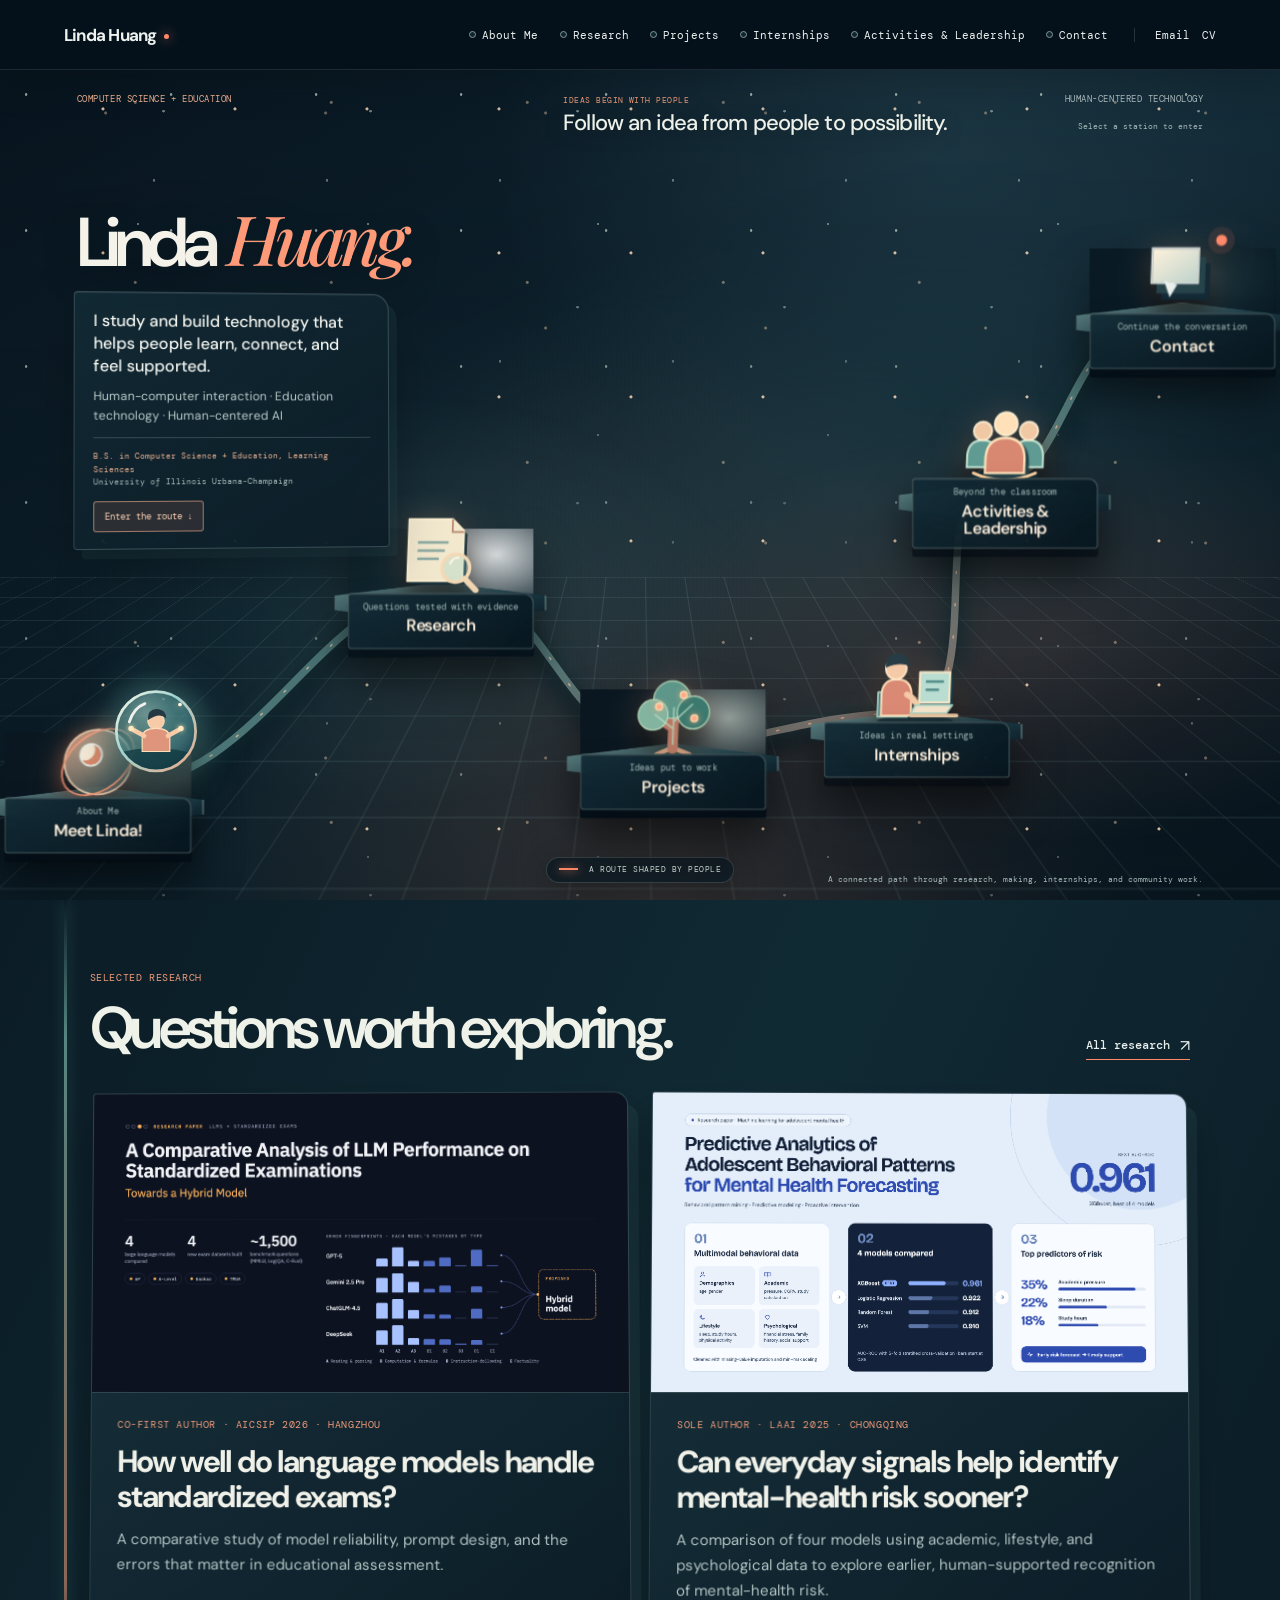
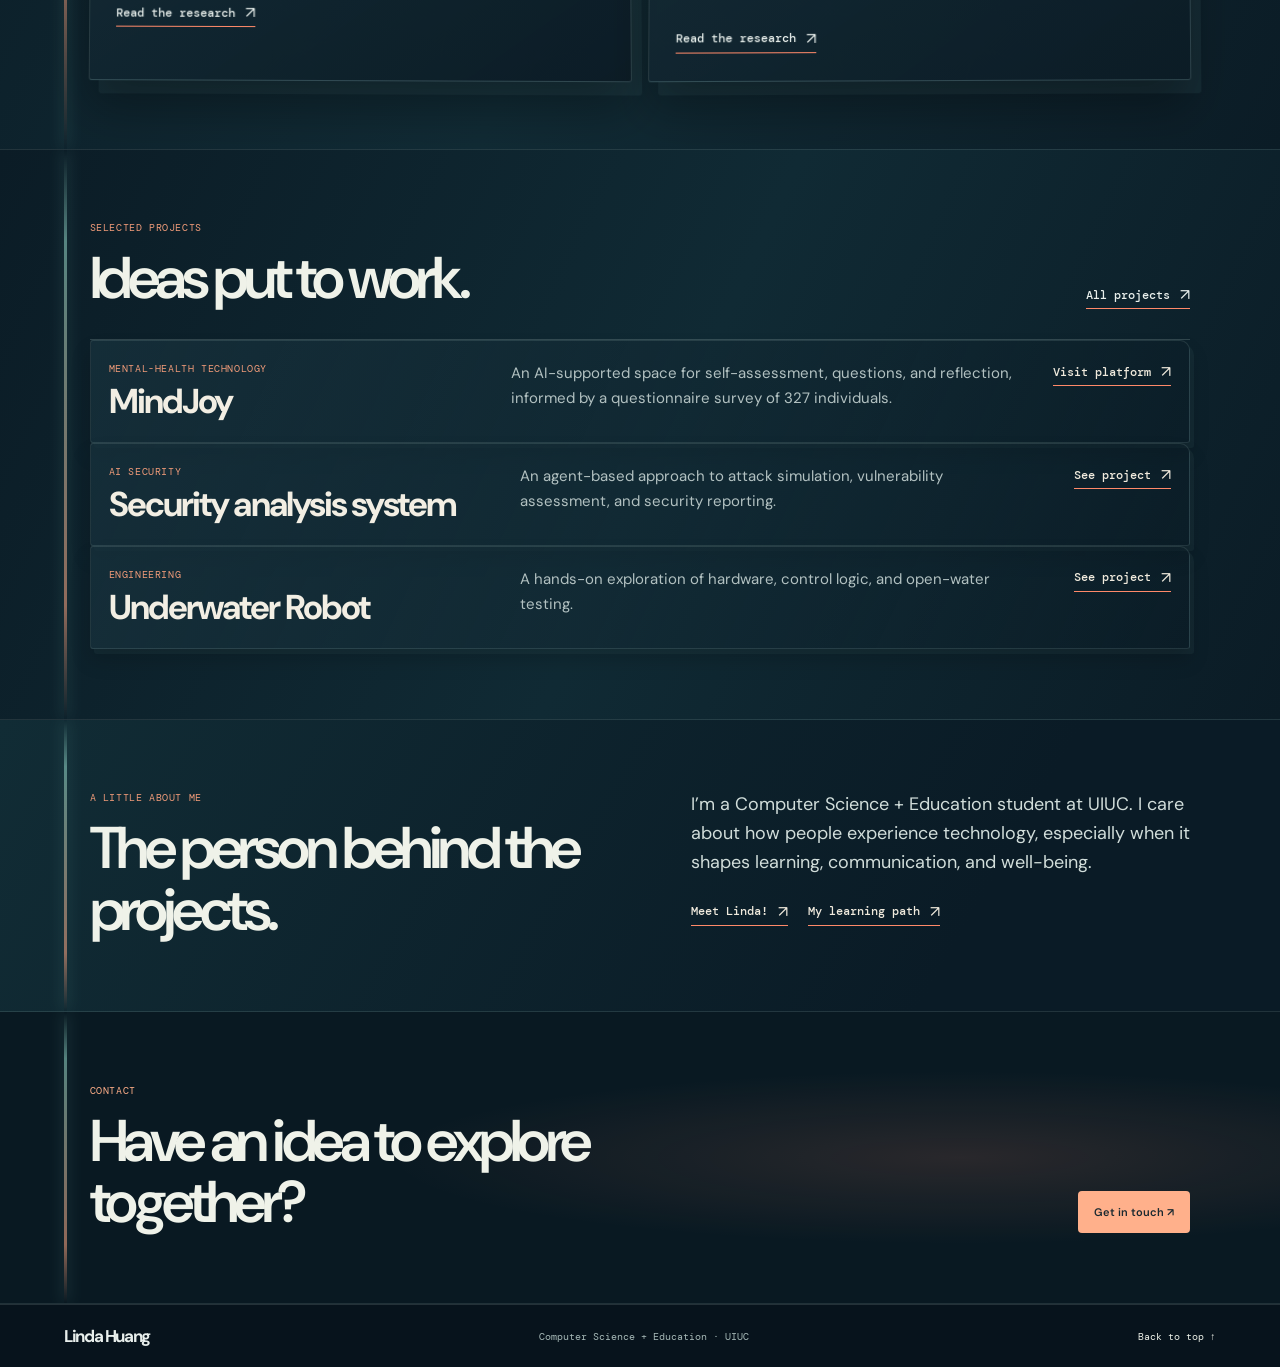
<file: index.html>
<!doctype html>
<html lang="en">
<head>
  <meta charset="UTF-8">
  <meta name="viewport" content="width=device-width,initial-scale=1">
  <meta name="description" content="Linda Huang studies human-computer interaction and education technology at the University of Illinois Urbana-Champaign.">
  <title>Linda Huang · Human-centered technology</title>
  <link rel="preconnect" href="https://fonts.googleapis.com">
  <link rel="preconnect" href="https://fonts.gstatic.com" crossorigin>
  <link href="https://fonts.googleapis.com/css2?family=DM+Mono:wght@400;500&family=DM+Sans:wght@400;500;700&family=Playfair+Display:ital,wght@0,600;1,500&display=swap" rel="stylesheet">
  <link rel="stylesheet" href="styles.css?v=20261101-editorial">
  <link rel="stylesheet" href="editorial.css?v=20261103-llm-cover-v1">
  <link rel="stylesheet" href="world.css?v=20261109-workstation-icon-v1">
</head>
<body class="page-home page-editorial">
  <header class="nav">
    <a class="brand" href="index.html#top">Linda Huang</a>
    <nav aria-label="Main navigation">
      <a href="about.html">About Me</a>
      <a href="research.html">Research</a>
      <a href="projects.html">Projects</a>
      <a href="internship.html">Internships</a>
      <a href="extracurricular.html">Activities &amp; Leadership</a>
      <a href="contact.html">Contact</a>
    </nav>
    <div class="nav-social"><a href="contact.html#email">Email</a><a href="resume.pdf" target="_blank" rel="noopener noreferrer">CV</a></div>
  </header>
  <main id="top">
    <section class="home-intro" aria-labelledby="home-name">
      <div class="home-intro-meta"><span>Computer Science + Education</span><span>Human-centered technology</span></div>
      <div class="home-intro-grid">
        <h1 id="home-name">Linda <em>Huang.</em></h1>
        <div class="home-intro-copy">
          <p class="home-lede">I study and build technology that helps people learn, connect, and feel supported.</p>
          <p>Human-computer interaction · Education technology · Human-centered AI</p>
          <div class="home-school"><span>B.S. in Computer Science + Education, Learning Sciences</span><span>University of Illinois Urbana-Champaign</span></div>
          <div class="home-links"><a class="button" href="#route-map">Enter the route ↓</a></div>
        </div>
      </div>
      <div class="home-route-map" aria-labelledby="route-title">
        <div class="route-map-heading" id="route-map">
          <div><p class="home-kicker">Ideas begin with people</p><h2 id="route-title">Follow an idea from people to possibility.</h2></div>
          <span class="route-hint">Select a station to enter</span>
        </div>
        <div class="route-world">
          <div class="route-world-grid" aria-hidden="true"></div>
          <svg class="route-track" viewBox="0 0 1200 800" preserveAspectRatio="none" aria-hidden="true">
            <defs>
              <linearGradient id="threadBed" x1="0" x2="1" y1="0" y2="1"><stop offset="0" stop-color="#2a5360"/><stop offset=".54" stop-color="#547d7c"/><stop offset="1" stop-color="#a26d65"/></linearGradient>
              <linearGradient id="threadLight" x1="0" x2="1" y1="0" y2="1"><stop offset="0" stop-color="#8ed1c8"/><stop offset=".55" stop-color="#f2c09a"/><stop offset="1" stop-color="#ff9775"/></linearGradient>
            </defs>
            <path class="track-guide" d="M110 690 C245 690 300 500 420 500 C520 500 520 650 630 650 C710 650 760 620 850 620 C930 620 865 400 930 400 C1000 400 1000 240 1090 240"/>
            <path class="track-shadow" d="M110 690 C245 690 300 500 420 500 C520 500 520 650 630 650 C710 650 760 620 850 620 C930 620 865 400 930 400 C1000 400 1000 240 1090 240"/>
            <path class="track-bed" d="M110 690 C245 690 300 500 420 500 C520 500 520 650 630 650 C710 650 760 620 850 620 C930 620 865 400 930 400 C1000 400 1000 240 1090 240"/>
            <g class="thread-waypoints"></g>
            <path class="track-light" d="M110 690 C245 690 300 500 420 500 C520 500 520 650 630 650 C710 650 760 620 850 620 C930 620 865 400 930 400 C1000 400 1000 240 1090 240"/>
          </svg>
          <div class="route-companion" data-scene="about" data-side="right">
            <button class="route-orb" type="button" aria-label="Ask about me" aria-expanded="false" aria-controls="route-orb-dialog">
              <svg viewBox="0 0 100 100" aria-hidden="true" focusable="false">
              <defs>
                <radialGradient id="orbGlass" cx="37%" cy="27%" r="76%"><stop offset="0" stop-color="#b8e0d5" stop-opacity=".44"/><stop offset=".54" stop-color="#5aa6a8" stop-opacity=".34"/><stop offset="1" stop-color="#1c4254" stop-opacity=".93"/></radialGradient>
                <linearGradient id="orbRim" x1="0" x2="1" y1="0" y2="1"><stop offset="0" stop-color="#fff9e9"/><stop offset=".42" stop-color="#9dd2cf"/><stop offset="1" stop-color="#efab88"/></linearGradient>
                <clipPath id="orbClip"><circle cx="50" cy="50" r="42"/></clipPath>
              </defs>
              <circle class="orb-shell" cx="50" cy="50" r="43"/>
              <g clip-path="url(#orbClip)">
                <path class="orb-land" d="M4 75Q50 61 96 76V102H4Z"/>
                <g class="orb-scene orb-scene-about">
                  <circle class="orb-person-head" cx="50" cy="39" r="9"/><path class="orb-person-hair" d="M41 38q0-13 11-12 9 1 9 10-7-7-20 2Z"/>
                  <path class="orb-person-body" d="M35 72V56q1-9 15-9t15 9v16Z"/><path class="orb-person-arm" d="M37 55 26 49m37 6 11-6"/>
                  <circle class="orb-scene-detail" cx="23" cy="47" r="3"/><circle class="orb-scene-detail" cx="77" cy="47" r="3"/>
                </g>
                <g class="orb-scene orb-scene-extracurricular">
                  <path class="orb-community-body" d="M15 76V68q1-9 11-9t11 9v8Zm48 0V68q1-9 11-9t11 9v8Z"/>
                  <circle class="orb-community-head" cx="26" cy="52" r="6"/><circle class="orb-community-head" cx="74" cy="52" r="6"/>
                  <circle class="orb-person-head" cx="50" cy="36" r="9"/><path class="orb-person-hair" d="M41 36q1-13 12-12 8 1 8 8-9-5-20 4Z"/>
                  <path class="orb-person-body" d="M36 73V55q2-10 14-10t14 10v18Z"/><path class="orb-person-arm" d="m38 57-10 7m34-7 10 7"/>
                  <path class="orb-community-arc" d="M22 76q28 12 56 0"/>
                </g>
                <g class="orb-scene orb-scene-research">
                  <circle class="orb-person-head" cx="43" cy="39" r="9"/><path class="orb-person-hair" d="M34 39q0-14 11-12 8 1 8 9-8-5-19 3Z"/>
                  <path class="orb-person-body" d="M29 72V57q2-10 14-10 13 0 15 10v15Z"/><path class="orb-person-arm" d="m53 55 10-8"/>
                  <circle class="orb-research-lens" cx="69" cy="41" r="9"/><path class="orb-research-handle" d="m63 47-7 7"/><circle class="orb-research-point" cx="71" cy="39" r="2"/>
                </g>
                <g class="orb-scene orb-scene-projects">
                  <circle class="orb-person-head" cx="41" cy="40" r="9"/><path class="orb-person-hair" d="M32 39q1-13 12-12 8 1 8 9-8-5-20 3Z"/>
                  <path class="orb-person-body" d="M27 72V58q2-10 14-10 13 0 15 10v14Z"/><path class="orb-person-arm" d="m53 56 10 6"/>
                  <path class="orb-sapling" d="M70 71V52m0 8-7-7m7 3 8-8"/><path class="orb-sapling-leaf" d="M58 51q8-2 10 6-8 2-10-6Zm21-8q0 9-9 11 0-9 9-11Z"/>
                </g>
                <g class="orb-scene orb-scene-internship">
                  <circle class="orb-person-head" cx="38" cy="38" r="9"/><path class="orb-person-hair" d="M29 38q0-14 11-12 8 1 8 9-8-5-19 3Z"/>
                  <path class="orb-person-body" d="M24 73V55q2-10 14-10 13 0 15 10v18Z"/>
                  <rect class="orb-screen" x="59" y="42" width="24" height="18" rx="2"/><path class="orb-screen-line" d="M64 48h12m-12 5h8"/>
                  <path class="orb-person-arm" d="m48 55 8 7"/><path class="orb-keyboard" d="M57 61h29l-4 6H53Z"/><path class="orb-desk" d="M52 70h36"/>
                </g>
                <g class="orb-scene orb-scene-contact">
                  <circle class="orb-person-head" cx="45" cy="39" r="9"/><path class="orb-person-hair" d="M36 39q0-14 11-12 8 1 8 9-8-5-19 3Z"/>
                  <path class="orb-person-body" d="M30 72V57q2-10 15-10t15 10v15Z"/><path class="orb-person-arm" d="m57 55 11-11m0 0 2-10"/>
                  <path class="orb-message" d="M63 22h21v14H73l-6 5v-5h-4Z"/><path class="orb-message-line" d="M68 28h11"/>
                </g>
              </g>
              <circle class="orb-outline" cx="50" cy="50" r="43"/><path class="orb-glint" d="M21 40c3-10 9-17 17-20"/><circle class="orb-spark" cx="76" cy="21" r="2"/>
              </svg>
            </button>
            <div class="route-orb-dialog" id="route-orb-dialog" role="group" aria-label="Explore this station" hidden>
              <button class="route-orb-close" type="button" aria-label="Close station preview">×</button>
              <p class="route-orb-question"><span class="route-orb-typed" aria-hidden="true"></span><span class="route-orb-announcement visually-hidden" aria-live="polite" aria-atomic="true"></span></p>
              <a class="route-orb-go" href="about.html"><span>Go!</span><span aria-hidden="true">↗</span></a>
            </div>
          </div>
          <a class="route-station station-about" href="about.html"><span class="station-object object-orbit" aria-hidden="true"><i></i><i></i><b></b></span><span class="station-copy"><small>About Me</small><strong>Meet Linda!</strong></span></a>
          <a class="route-station station-research" href="research.html"><span class="station-object object-paper-search" aria-hidden="true"><svg viewBox="0 0 80 76" focusable="false"><path class="art-paper-shadow" d="M14 8h38l10 10v43H14Z"/><path class="art-paper" d="M11 5h38l10 10v43H11Z"/><path class="art-paper-fold" d="M49 5v11h10"/><path class="art-paper-line" d="M20 25h25M20 32h22M20 39h17"/><circle class="art-search-lens" cx="53" cy="47" r="12"/><path class="art-search-handle" d="m61 56 10 10"/><path class="art-search-glint" d="M48 43a7 7 0 0 1 7-5"/></svg></span><span class="station-copy"><small>Questions tested with evidence</small><strong>Research</strong></span></a>
          <a class="route-station station-projects" href="projects.html"><span class="station-object object-tree" aria-hidden="true"><svg viewBox="0 0 80 76" focusable="false"><path class="art-tree-roots" d="M40 63 26 69m14-6 15 6"/><path class="art-tree-trunk" d="M40 64V29m0 17L23 35m17 5 18-17"/><circle class="art-tree-leaf art-tree-leaf-one" cx="38" cy="22" r="16"/><circle class="art-tree-leaf art-tree-leaf-two" cx="22" cy="35" r="13"/><circle class="art-tree-leaf art-tree-leaf-three" cx="57" cy="33" r="14"/><path class="art-tree-branch" d="M40 60V29m0 18L24 35m16 6 16-15"/><circle class="art-tree-fruit" cx="27" cy="28" r="3"/><circle class="art-tree-fruit" cx="48" cy="18" r="3"/><circle class="art-tree-fruit" cx="58" cy="38" r="3"/></svg></span><span class="station-copy"><small>Ideas put to work</small><strong>Projects</strong></span></a>
          <a class="route-station station-internship" href="internship.html"><span class="station-object object-workstation" aria-hidden="true"><svg viewBox="0 0 80 76" focusable="false"><ellipse class="art-work-shadow" cx="40" cy="68" rx="33" ry="5"/><path class="art-work-chair" d="M7 43h26v21H7Z"/><path class="art-work-body" d="M10 63V44q1-12 13-12t13 12v19Z"/><circle class="art-work-head" cx="22" cy="23" r="9"/><path class="art-work-hair" d="M13 22q0-12 10-12 10 1 10 11-7-4-20 1Z"/><path class="art-work-screen-shadow" d="M46 29h26v26H46Z"/><path class="art-work-screen" d="M43 26h26v26H43Z"/><path class="art-work-screen-line" d="M49 34h14m-14 7h10"/><path class="art-work-arm" d="M32 45q7 3 11 12"/><path class="art-work-keyboard" d="M40 54h32l-5 7H36Z"/><path class="art-work-desk" d="M36 63h40"/></svg></span><span class="station-copy"><small>Ideas in real settings</small><strong>Internships</strong></span></a>
          <a class="route-station station-extracurricular" href="extracurricular.html"><span class="station-object object-community" aria-hidden="true"><svg viewBox="0 0 80 76" focusable="false"><ellipse class="art-community-shadow" cx="40" cy="67" rx="30" ry="6"/><path class="art-community-side-body" d="M7 59V49q1-13 13-13t13 13v10Zm40 0V49q1-13 13-13t13 13v10Z"/><circle class="art-community-side-head" cx="20" cy="28" r="8"/><circle class="art-community-side-head" cx="60" cy="28" r="8"/><path class="art-community-front-body" d="M23 64V51q1-17 17-17t17 17v13Z"/><circle class="art-community-front-head" cx="40" cy="22" r="10"/><path class="art-community-link" d="M13 64q27 12 54 0"/></svg></span><span class="station-copy"><small>Beyond the classroom</small><strong>Activities &amp; Leadership</strong></span></a>
          <a class="route-station station-contact" href="contact.html"><span class="station-object object-signal" aria-hidden="true"><i></i><i></i><b></b></span><span class="station-copy"><small>Continue the conversation</small><strong>Contact</strong></span></a>
          <p class="route-thread-label"><span></span> A route shaped by people</p>
        </div>
        <p class="route-map-caption">A connected path through research, making, internships, and community work.</p>
      </div>
    </section>

    <section class="home-work" aria-labelledby="home-work-title">
      <div class="home-section-head"><div><p class="home-kicker">Selected research</p><h2 id="home-work-title">Questions worth exploring.</h2></div><a class="plain-link" href="research.html">All research <span>↗</span></a></div>
      <div class="home-work-grid">
        <article class="home-work-card">
          <a class="home-work-image research-cover-image" href="research-llm.html" aria-label="Read the research on LLM performance on standardized examinations"><img src="assets/research/llm-exams-cover.png" alt="Research cover for the LLM standardized-exam study, showing model error patterns and a proposed hybrid model" loading="lazy" width="1600" height="900"></a>
          <div class="home-work-copy"><p class="home-card-meta">Co-first author · AICSIP 2026 · Hangzhou</p><h3><a href="research-llm.html">How well do language models handle standardized exams?</a></h3><p>A comparative study of model reliability, prompt design, and the errors that matter in educational assessment.</p><a class="plain-link" href="research-llm.html">Read the research <span>↗</span></a></div>
        </article>
        <article class="home-work-card">
          <a class="home-work-image research-cover-image" href="research-mental-health.html" aria-label="Read the research on adolescent mental-health forecasting"><img src="assets/research/mental-health-cover.png" alt="Research cover summarizing adolescent mental-health forecasting data, model comparison, and key predictors" loading="lazy" width="1600" height="900"></a>
          <div class="home-work-copy"><p class="home-card-meta">Sole author · LAAI 2025 · Chongqing</p><h3><a href="research-mental-health.html">Can everyday signals help identify mental-health risk sooner?</a></h3><p>A comparison of four models using academic, lifestyle, and psychological data to explore earlier, human-supported recognition of mental-health risk.</p><a class="plain-link" href="research-mental-health.html">Read the research <span>↗</span></a></div>
        </article>
      </div>
    </section>

    <section class="home-projects" aria-labelledby="home-projects-title">
      <div class="home-section-head"><div><p class="home-kicker">Selected projects</p><h2 id="home-projects-title">Ideas put to work.</h2></div><a class="plain-link" href="projects.html">All projects <span>↗</span></a></div>
      <div class="home-project-list">
        <article class="home-project-row"><div><p class="home-card-meta">Mental-health technology</p><h3>MindJoy</h3></div><p>An AI-supported space for self-assessment, questions, and reflection, informed by a questionnaire survey of 327 individuals.</p><a class="plain-link" href="https://www.mindjoyspace.com/" target="_blank" rel="noopener noreferrer">Visit platform <span>↗</span></a></article>
        <article class="home-project-row"><div><p class="home-card-meta">AI security</p><h3>Security analysis system</h3></div><p>An agent-based approach to attack simulation, vulnerability assessment, and security reporting.</p><a class="plain-link" href="projects.html">See project <span>↗</span></a></article>
        <article class="home-project-row"><div><p class="home-card-meta">Engineering</p><h3>Underwater Robot</h3></div><p>A hands-on exploration of hardware, control logic, and open-water testing.</p><a class="plain-link" href="projects.html">See project <span>↗</span></a></article>
      </div>
    </section>

    <section class="home-about" aria-labelledby="home-about-title"><div><p class="home-kicker">A little about me</p><h2 id="home-about-title">The person behind the projects.</h2></div><div><p>I’m a Computer Science + Education student at UIUC. I care about how people experience technology, especially when it shapes learning, communication, and well-being.</p><div class="home-about-links"><a class="plain-link" href="about.html">Meet Linda! <span>↗</span></a><a class="plain-link" href="about.html#learning">My learning path <span>↗</span></a></div></div></section>

    <section class="home-contact" aria-labelledby="home-contact-title"><p class="home-kicker">Contact</p><div><h2 id="home-contact-title">Have an idea to explore together?</h2><a class="button" href="contact.html#email">Get in touch ↗</a></div></section>
  </main>
  <footer><a class="brand" href="index.html#top">Linda Huang</a><span>Computer Science + Education · UIUC</span><a href="index.html#top">Back to top ↑</a></footer>
  <script>
    const legacyPages = {about: 'about.html', story: 'about.html#story', education: 'about.html#learning', research: 'research.html', projects: 'projects.html', internship: 'internship.html', internships: 'internship.html', experience: 'extracurricular.html', volunteer: 'extracurricular.html#volunteering', contact: 'contact.html', email: 'contact.html#email'};
    const destination = legacyPages[location.hash.slice(1)];
    if (destination) location.replace(destination);
  </script>
  <script src="world.js?v=20261104-internships-v1"></script></body>
</html>
</file>
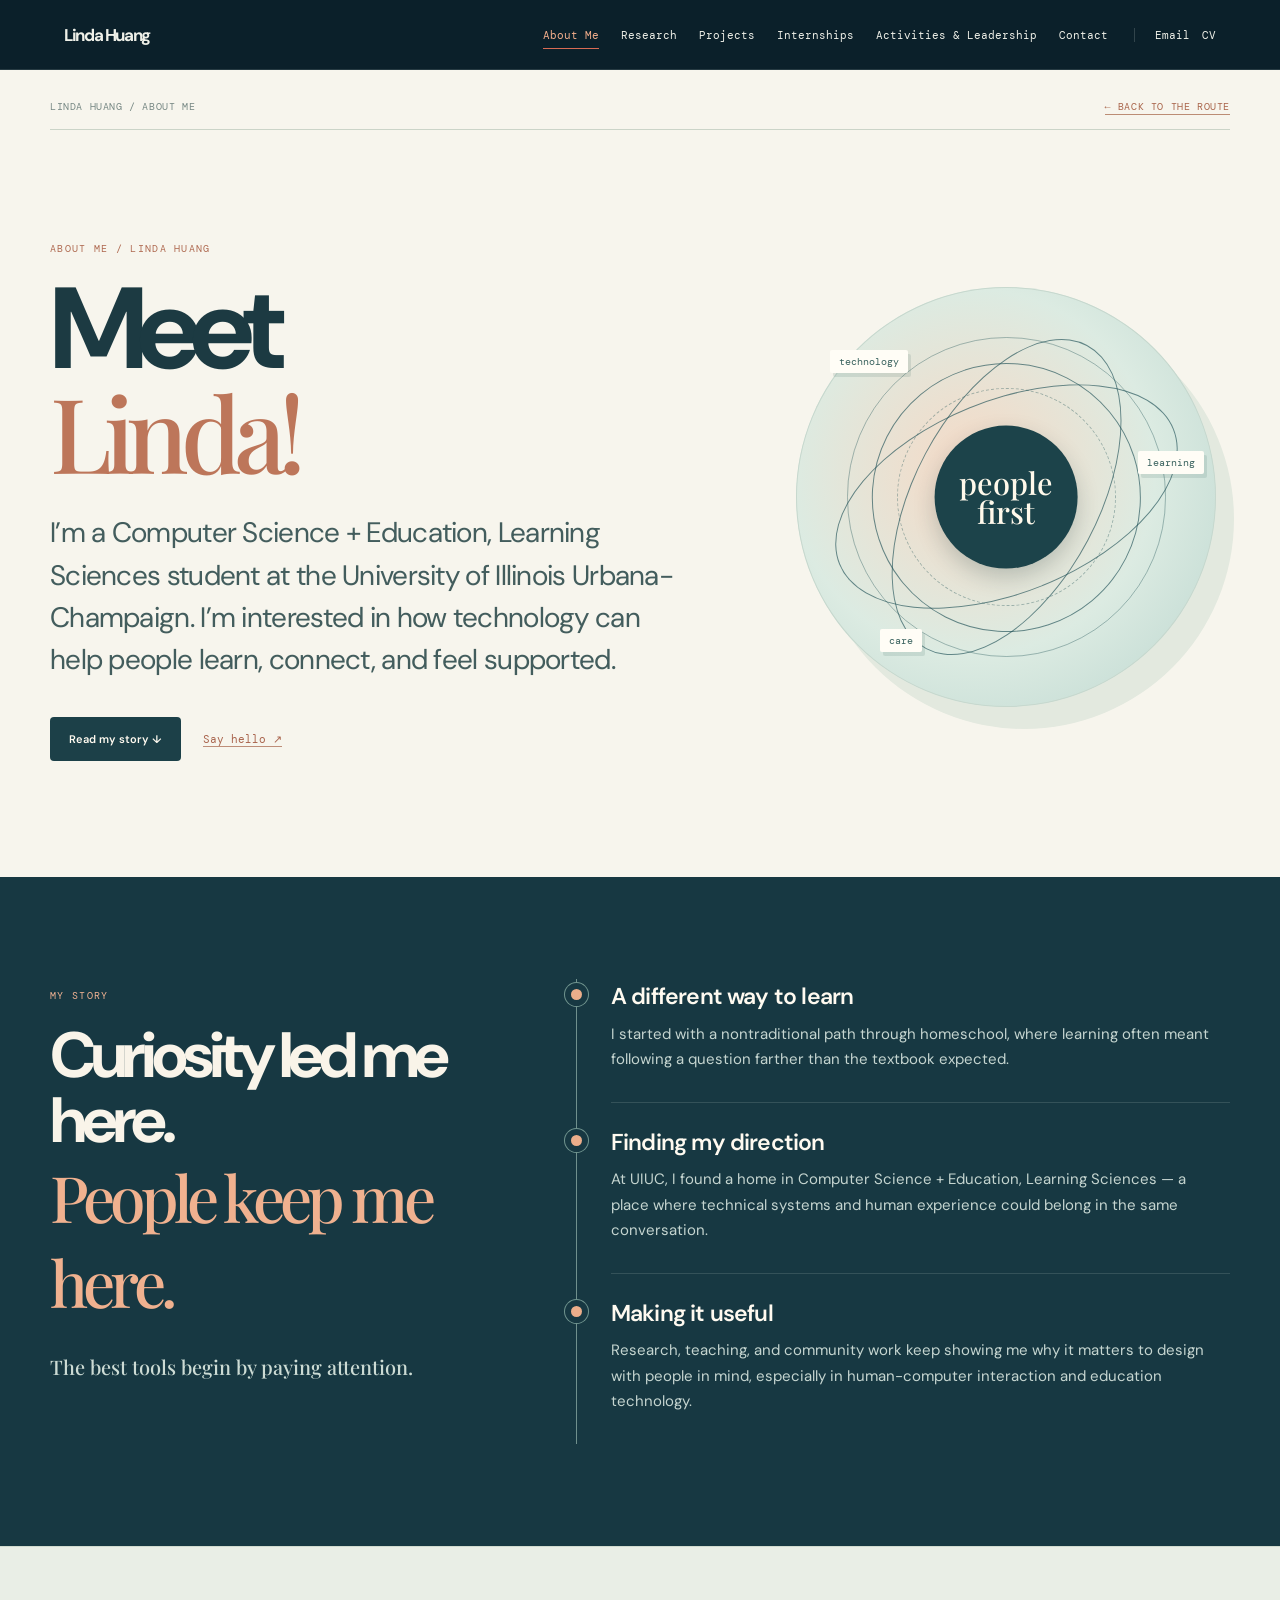
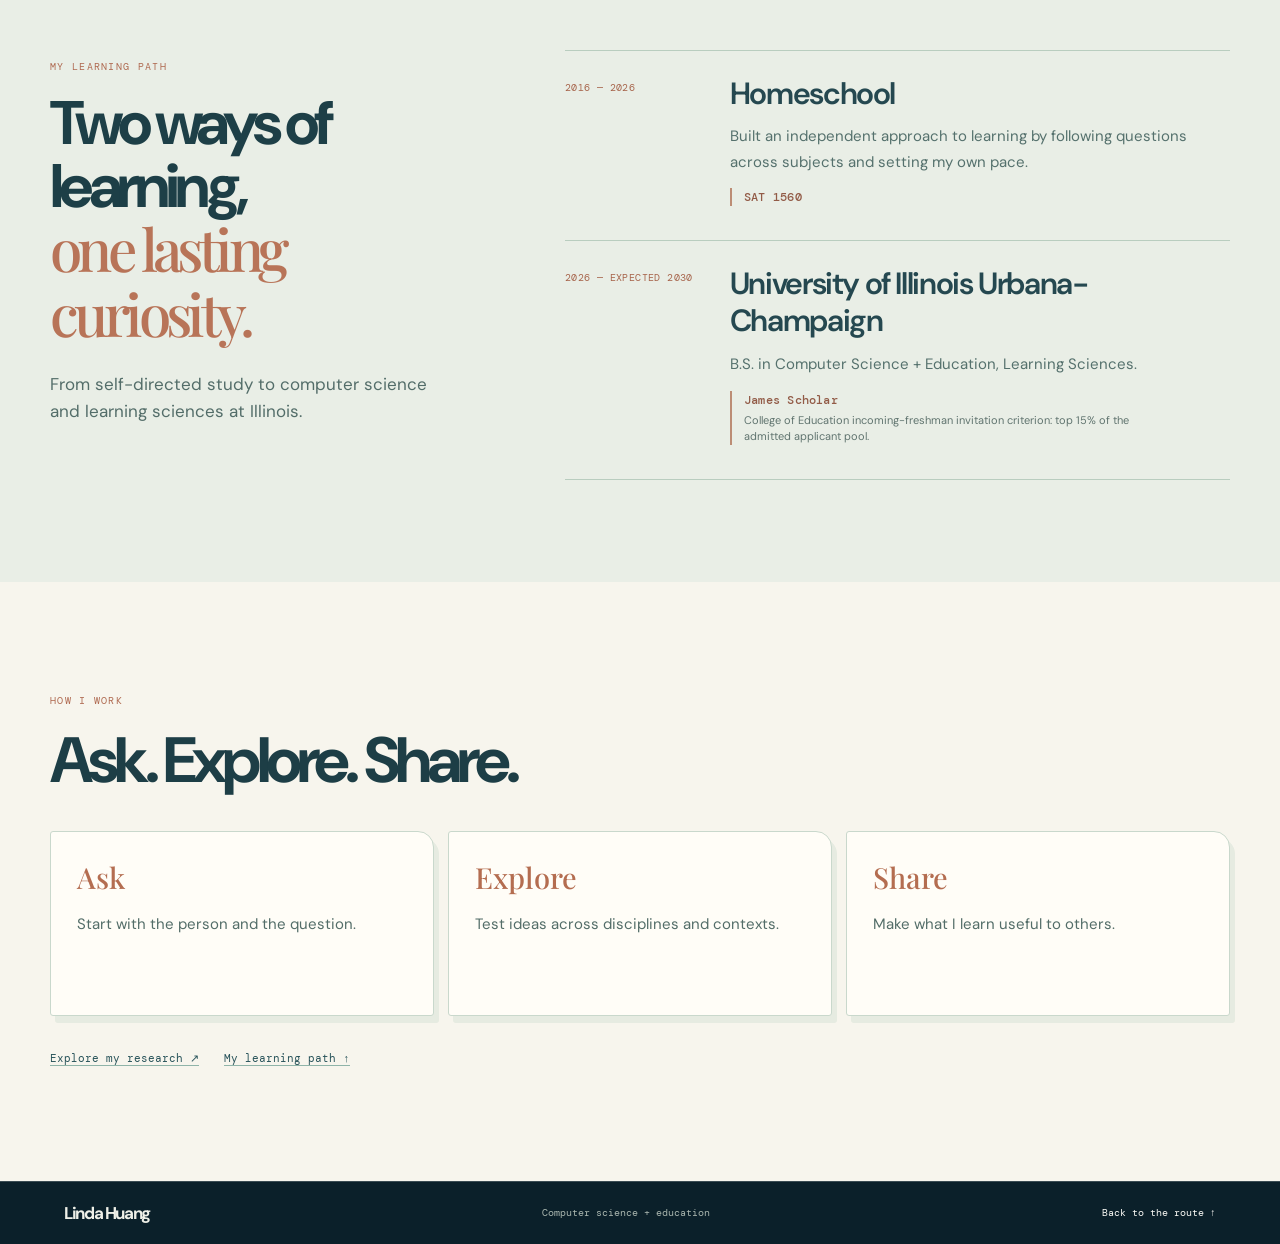
<file: about.html>
<!doctype html>
<html lang="en">
<head>
  <meta charset="UTF-8">
  <meta name="viewport" content="width=device-width,initial-scale=1">
  <meta name="description" content="Meet Linda Huang, a Computer Science + Education student interested in human-computer interaction and education technology.">
  <title>Meet Linda! · Linda Huang</title>
  <link rel="preconnect" href="https://fonts.googleapis.com">
  <link rel="preconnect" href="https://fonts.gstatic.com" crossorigin>
  <link href="https://fonts.googleapis.com/css2?family=DM+Mono:wght@400;500&family=DM+Sans:wght@400;500;700&family=Playfair+Display:ital,wght@0,600;1,500&display=swap" rel="stylesheet">
  <link rel="stylesheet" href="styles.css?v=20261101-editorial">
  <link rel="stylesheet" href="editorial.css?v=20261103-experiences-v1">
  <link rel="stylesheet" href="book.css?v=20261103-learning-detail-v1">
</head>
<body class="page-about">
  <header class="nav">
    <a class="brand" href="index.html#top">Linda Huang</a>
    <nav aria-label="Main navigation"><a class="active" href="about.html" aria-current="page">About Me</a><a href="research.html">Research</a><a href="projects.html">Projects</a><a href="internship.html">Internships</a><a href="extracurricular.html">Activities &amp; Leadership</a><a href="contact.html">Contact</a></nav>
    <div class="nav-social"><a href="contact.html#email">Email</a><a href="resume.pdf" target="_blank" rel="noopener noreferrer">CV</a></div>
  </header>
  <main>
    <section class="meet-hero" id="about" aria-labelledby="meet-title">
      <div class="meet-hero-copy">
        <p class="meet-eyebrow">About me / Linda Huang</p>
        <h1 id="meet-title">Meet <em>Linda!</em></h1>
        <p class="meet-lede">I’m a Computer Science + Education, Learning Sciences student at the University of Illinois Urbana-Champaign. I’m interested in how technology can help people learn, connect, and feel supported.</p>
        <div class="meet-hero-links"><a class="button" href="#story">Read my story ↓</a><a class="meet-text-link" href="contact.html">Say hello ↗</a></div>
      </div>
      <div class="meet-lens" role="img" aria-label="Overlapping circles representing people, learning, and technology">
        <span class="meet-lens-ring meet-ring-one"></span><span class="meet-lens-ring meet-ring-two"></span><span class="meet-lens-ring meet-ring-three"></span>
        <span class="meet-lens-core">people<br>first</span><span class="meet-lens-label meet-label-one">technology</span><span class="meet-lens-label meet-label-two">learning</span><span class="meet-lens-label meet-label-three">care</span>
      </div>
    </section>

    <section class="meet-story" id="story" aria-labelledby="story-title">
      <div class="meet-story-heading"><p class="meet-eyebrow">My story</p><h2 id="story-title">Curiosity led me here.<br><em>People keep me here.</em></h2><p>The best tools begin by paying attention.</p></div>
      <div class="meet-story-path">
        <article><span class="meet-path-dot" aria-hidden="true"></span><h3>A different way to learn</h3><p>I started with a nontraditional path through homeschool, where learning often meant following a question farther than the textbook expected.</p></article>
        <article><span class="meet-path-dot" aria-hidden="true"></span><h3>Finding my direction</h3><p>At UIUC, I found a home in Computer Science + Education, Learning Sciences — a place where technical systems and human experience could belong in the same conversation.</p></article>
        <article><span class="meet-path-dot" aria-hidden="true"></span><h3>Making it useful</h3><p>Research, teaching, and community work keep showing me why it matters to design with people in mind, especially in human-computer interaction and education technology.</p></article>
      </div>
    </section>

    <section class="meet-learning" id="learning" aria-labelledby="learning-title">
      <div class="meet-learning-inner">
        <div class="meet-learning-heading"><p class="meet-eyebrow">My learning path</p><h2 id="learning-title">Two ways of learning,<br><em>one lasting curiosity.</em></h2><p>From self-directed study to computer science and learning sciences at Illinois.</p></div>
        <div class="meet-learning-list">
          <article><span class="meet-learning-years">2016 — 2026</span><div><h3>Homeschool</h3><p>Built an independent approach to learning by following questions across subjects and setting my own pace.</p><p class="meet-learning-distinction"><strong>SAT 1560</strong></p></div></article>
          <article><span class="meet-learning-years">2026 — Expected 2030</span><div><h3>University of Illinois Urbana-Champaign</h3><p>B.S. in Computer Science + Education, Learning Sciences.</p><p class="meet-learning-distinction"><strong>James Scholar</strong><span>College of Education incoming-freshman invitation criterion: top 15% of the admitted applicant pool.</span></p></div></article>
        </div>
      </div>
    </section>

    <section class="meet-approach" aria-labelledby="approach-title">
      <div><p class="meet-eyebrow">How I work</p><h2 id="approach-title">Ask. Explore. Share.</h2></div>
      <div class="meet-approach-list"><p><strong>Ask</strong><span>Start with the person and the question.</span></p><p><strong>Explore</strong><span>Test ideas across disciplines and contexts.</span></p><p><strong>Share</strong><span>Make what I learn useful to others.</span></p></div>
      <div class="meet-next"><a href="research.html">Explore my research ↗</a><a href="#learning">My learning path ↑</a></div>
    </section>
  </main>
  <footer><a class="brand" href="index.html#top">Linda Huang</a><span>Computer science + education</span><a href="index.html#route-map">Back to the route ↑</a></footer>
  <script src="book.js?v=20261103-experiences-v1"></script>
</body>
</html>
</file>
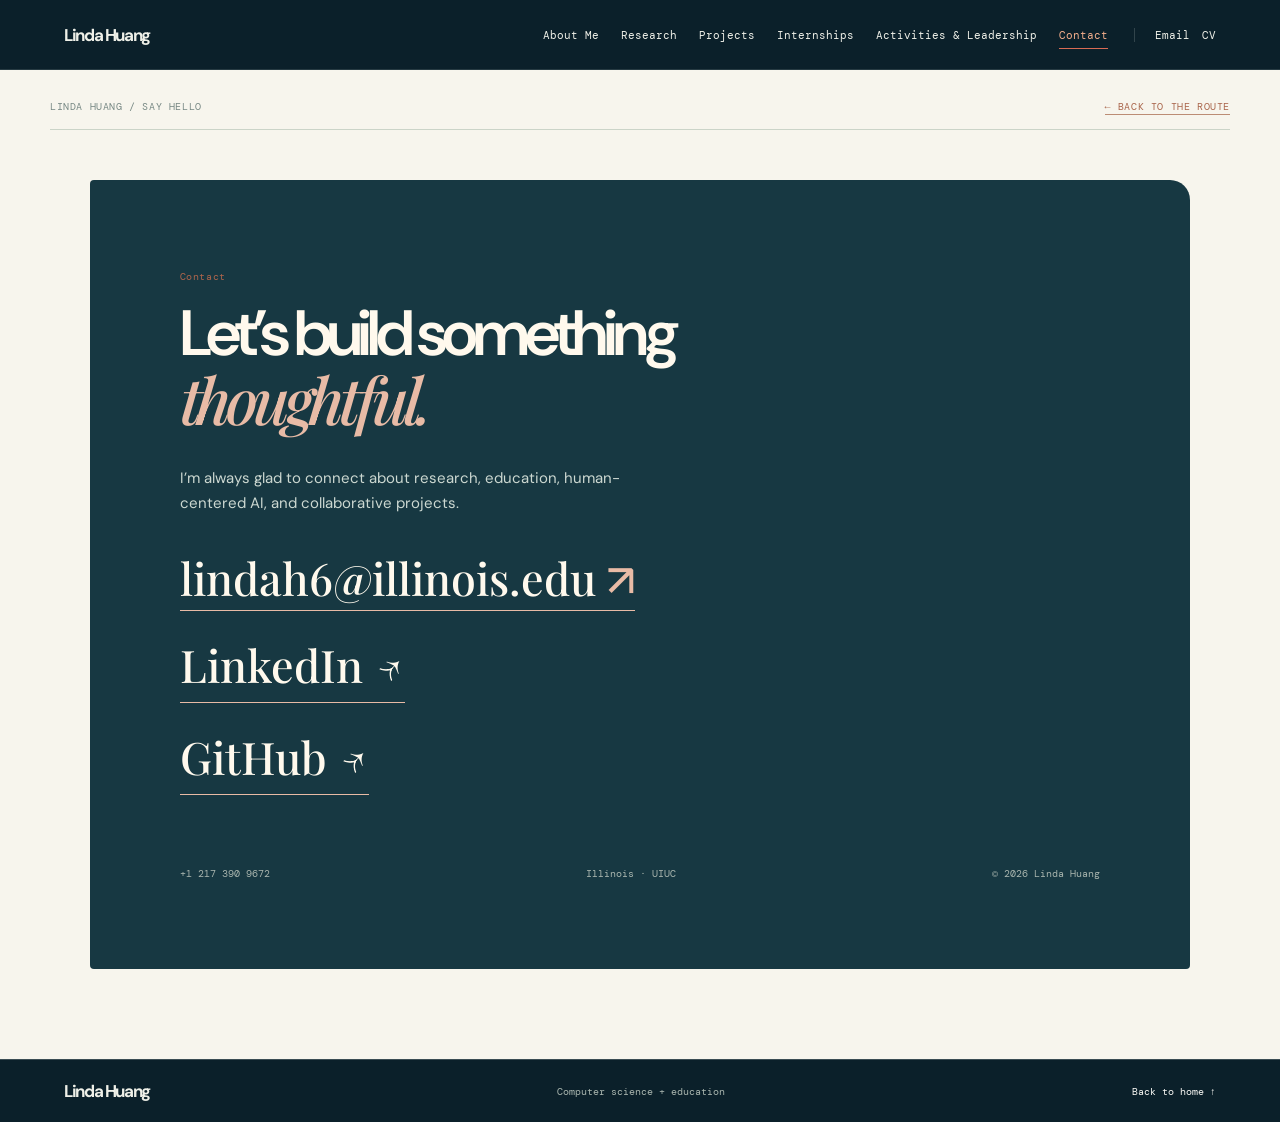
<file: contact.html>
<!doctype html><html lang="en"><head><meta charset="UTF-8"><meta name="viewport" content="width=device-width,initial-scale=1"><meta name="description" content="Contact Linda Huang about research, education technology, and human-centered AI."><title>Contact · Linda Huang</title><link rel="preconnect" href="https://fonts.googleapis.com"><link rel="preconnect" href="https://fonts.gstatic.com" crossorigin><link href="https://fonts.googleapis.com/css2?family=DM+Mono:wght@400;500&family=DM+Sans:wght@400;500;700&family=Playfair+Display:ital,wght@0,600;1,500&display=swap" rel="stylesheet"><link rel="stylesheet" href="styles.css?v=20261101-editorial"><link rel="stylesheet" href="editorial.css?v=20261103-experiences-v1">  <link rel="stylesheet" href="book.css?v=20261103-experiences-v1">
</head><body class="page-contact">
<header class="nav"><a class="brand" href="index.html#top">Linda Huang</a><nav><a href="about.html">About Me</a><a href="research.html">Research</a><a href="projects.html">Projects</a><a href="internship.html">Internships</a><a href="extracurricular.html">Activities &amp; Leadership</a><a class="active" href="contact.html">Contact</a></nav><div class="nav-social"><a href="contact.html#email">Email</a><a href="resume.pdf" target="_blank" rel="noopener noreferrer">CV</a></div></header>
<main><section class="contact section" id="contact"><div class="section-number">Contact</div><h2>Let’s build something<br><em>thoughtful.</em></h2><p>I’m always glad to connect about research, education, human-centered AI, and collaborative projects.</p><a id="email" class="contact-email" href="mailto:lindah6@illinois.edu">lindah6@illinois.edu <span>↗</span></a><a class="contact-linkedin" href="https://www.linkedin.com/in/lingya-huang-1180a6435" target="_blank" rel="noopener noreferrer">LinkedIn ↗</a><a class="contact-github" href="https://github.com/Linda-888" target="_blank" rel="noopener noreferrer">GitHub ↗</a><div class="contact-footer"><span>+1 217 390 9672</span><span>Illinois · UIUC</span><span>© 2026 Linda Huang</span></div></section></main>
<footer><a class="brand" href="index.html#top">Linda Huang</a><span>Computer science + education</span><a href="index.html#top">Back to home ↑</a></footer><script src="book.js?v=20261103-experiences-v1"></script></body></html>
</file>
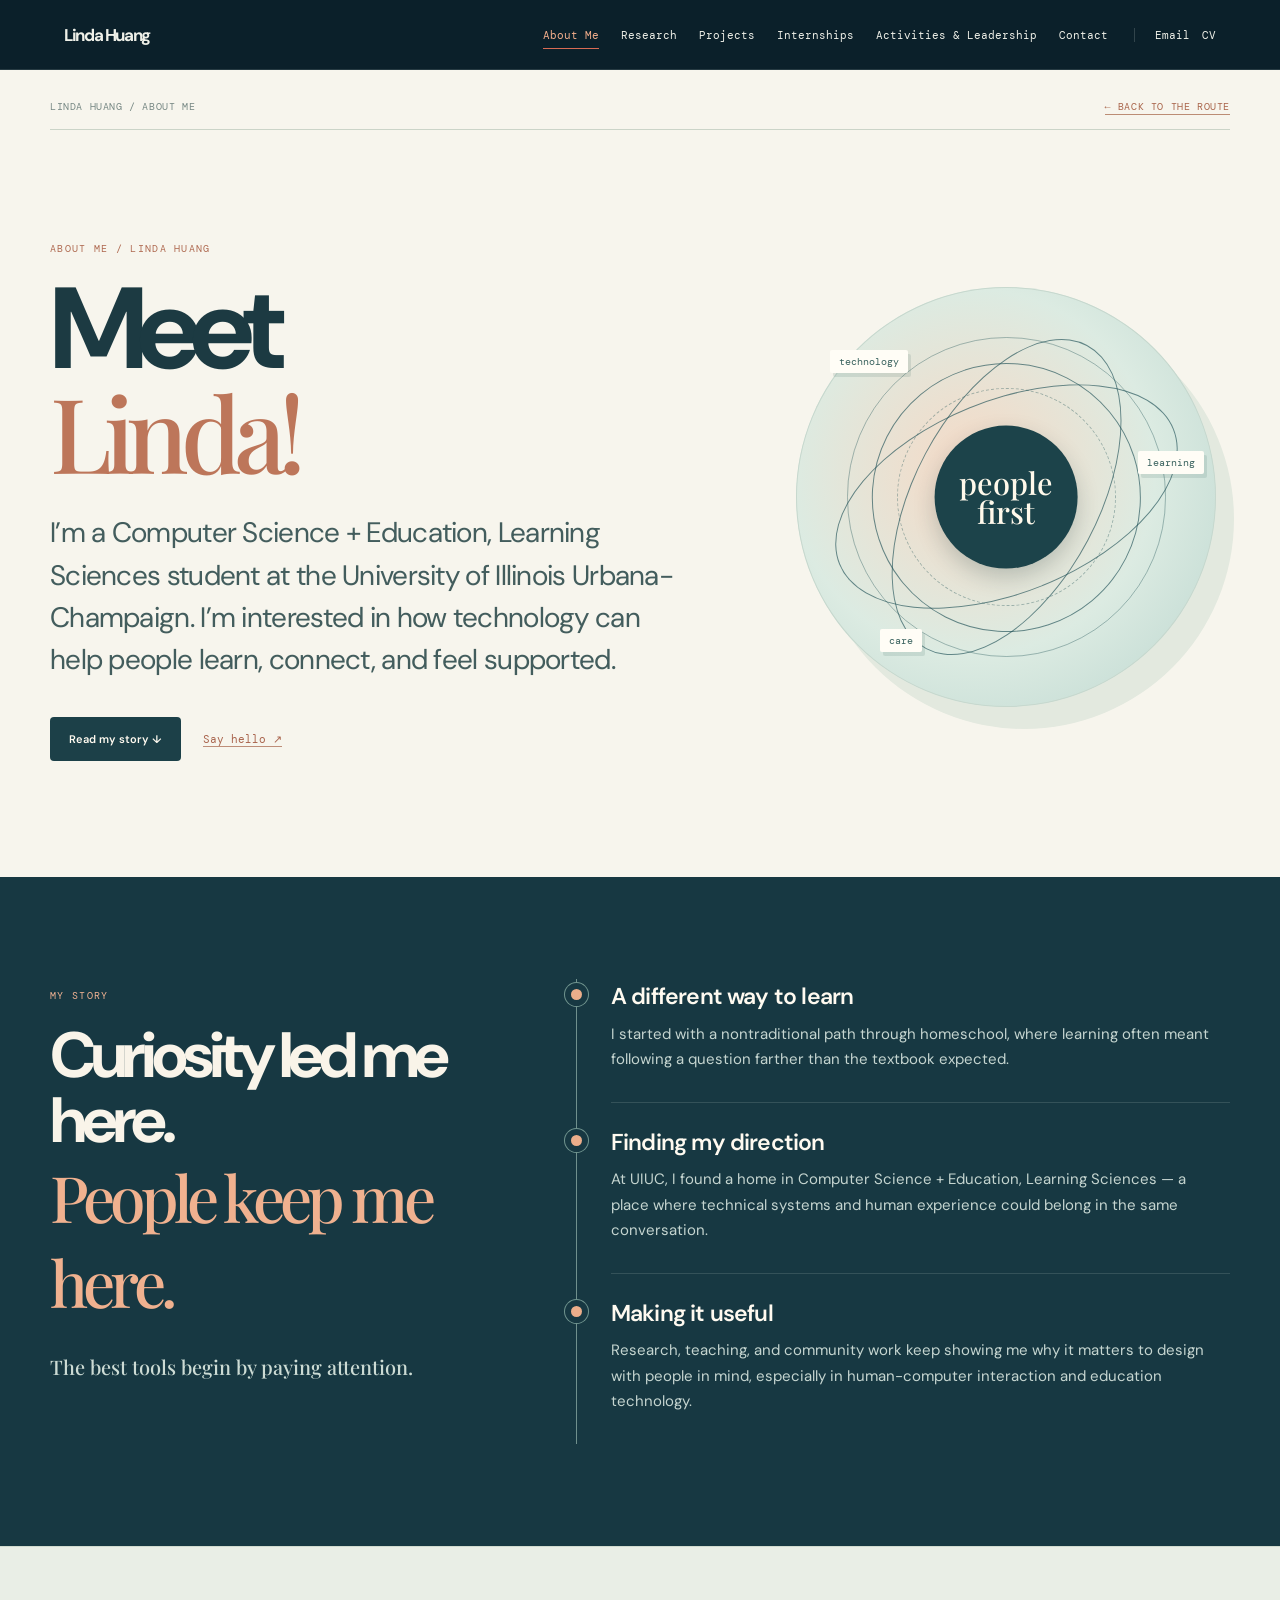
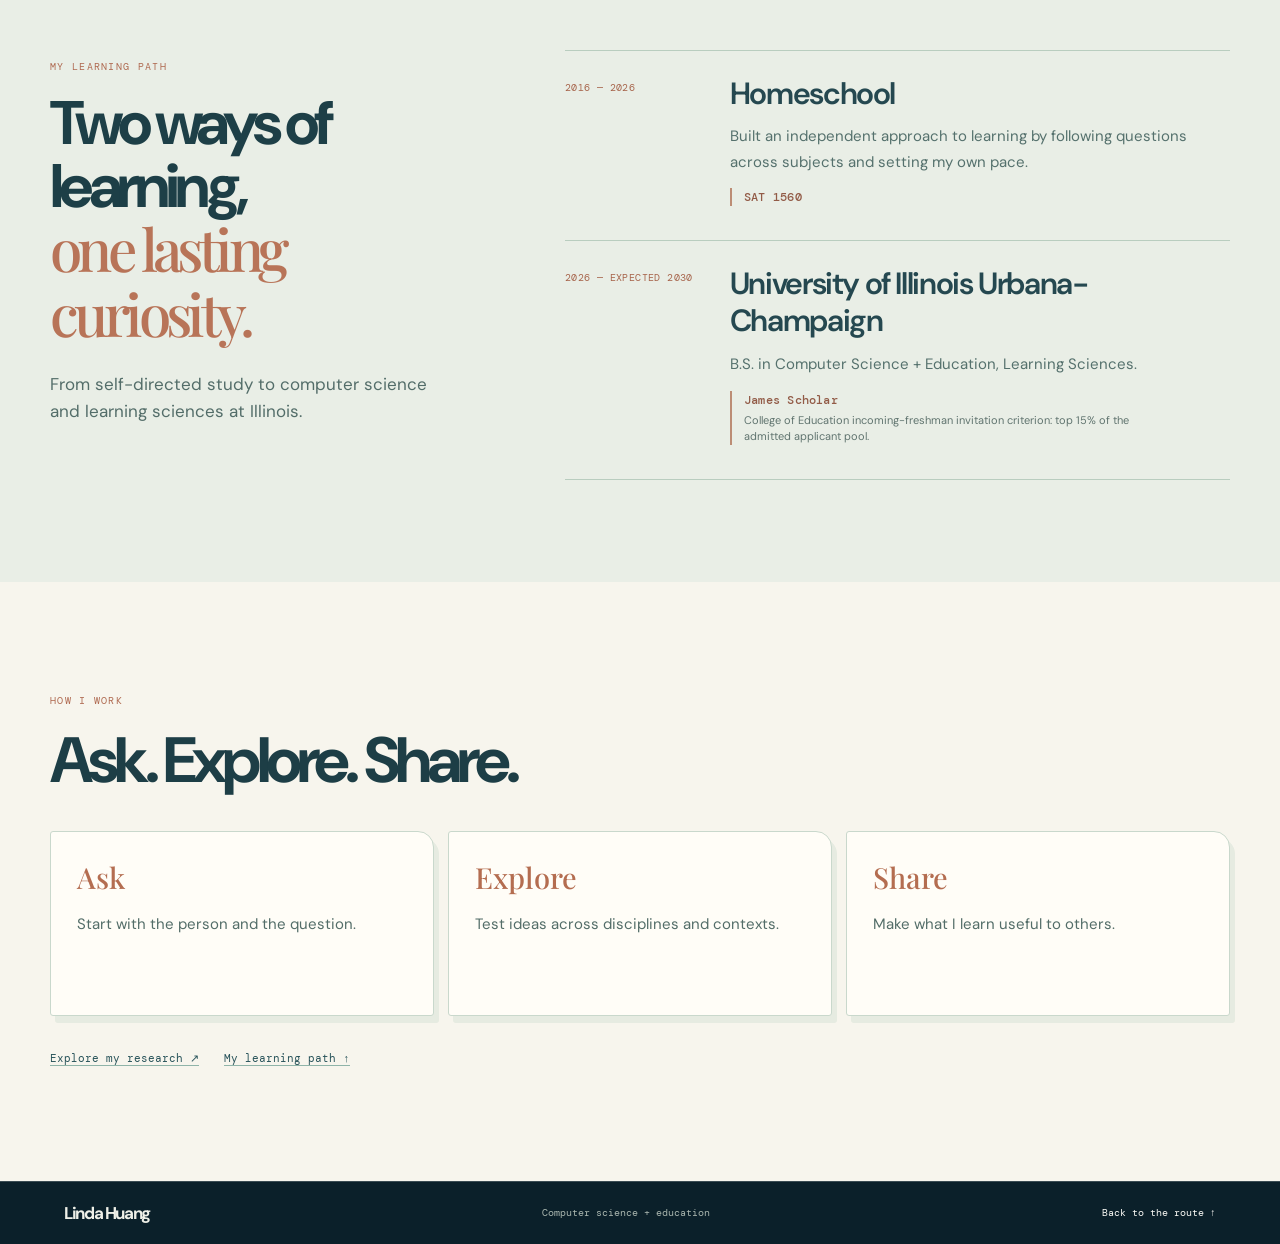
<file: education.html>
<!doctype html>
<html lang="en">
<head>
  <meta charset="UTF-8">
  <meta name="viewport" content="width=device-width,initial-scale=1">
  <meta http-equiv="refresh" content="0;url=about.html#learning">
  <link rel="canonical" href="https://lingyahuang.com/about.html#learning">
  <title>Education · Linda Huang</title>
</head>
<body>
  <p>Education is now part of <a href="about.html#learning">About Me</a>.</p>
  <script>location.replace('about.html#learning');</script>
</body>
</html>
</file>
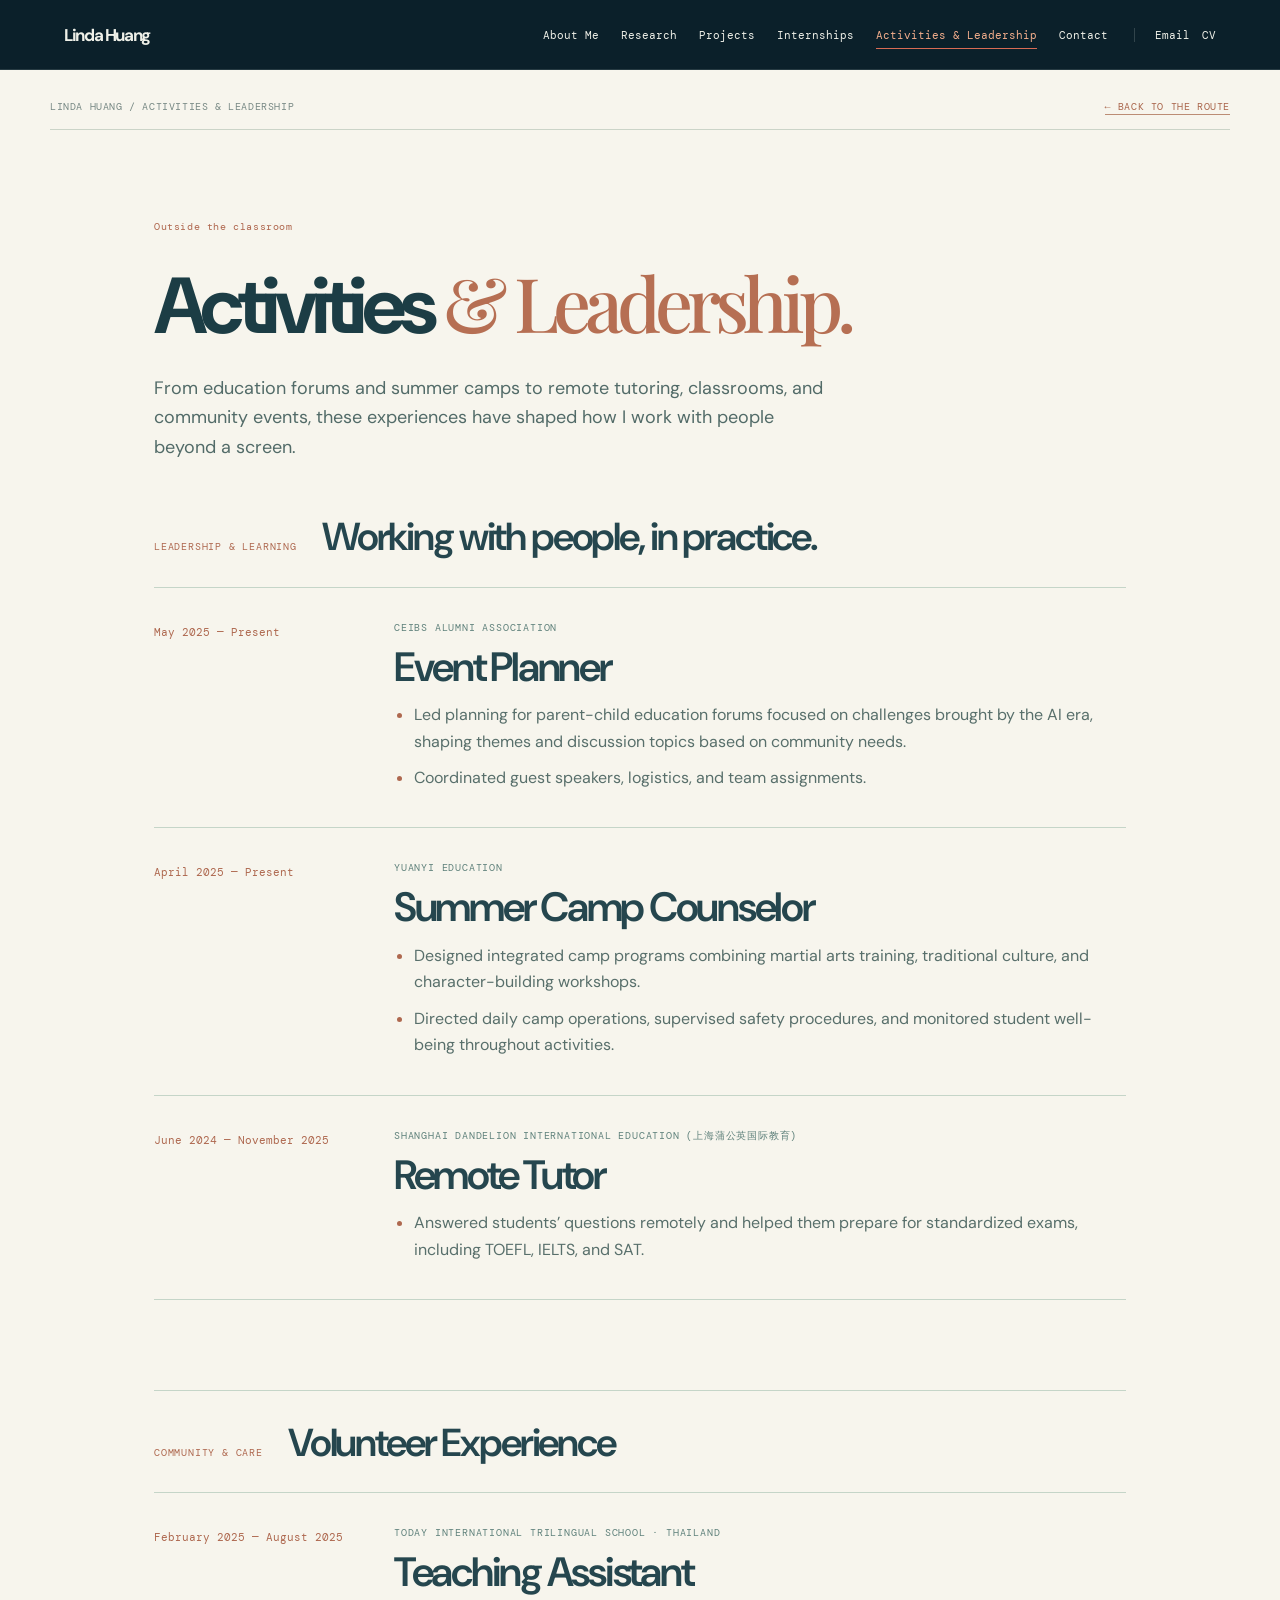
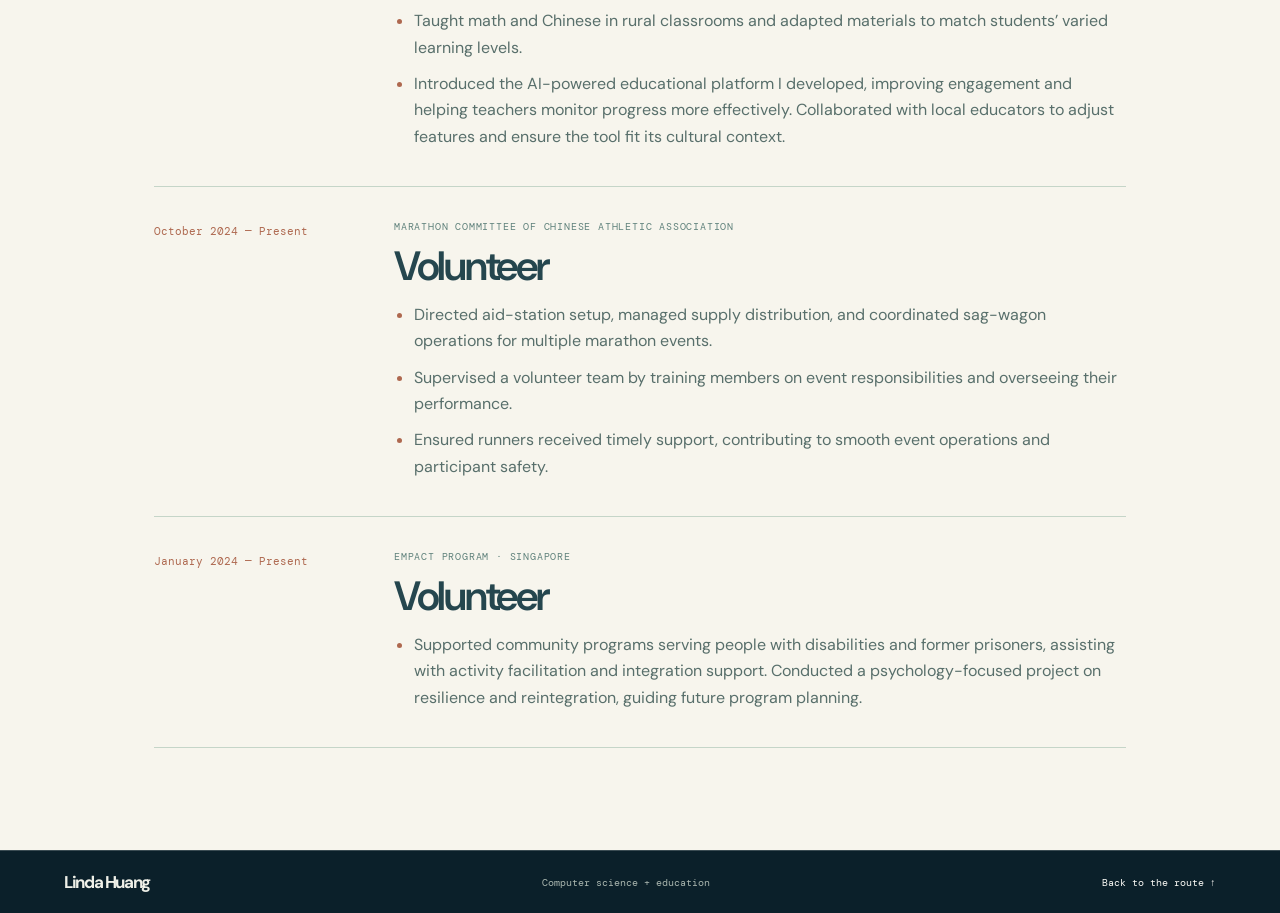
<file: extracurricular.html>
<!doctype html>
<html lang="en">
<head>
  <meta charset="UTF-8">
  <meta name="viewport" content="width=device-width,initial-scale=1">
  <meta name="description" content="Linda Huang's education leadership, remote tutoring, teaching, and volunteer experience in community programs and marathon events.">
  <title>Activities &amp; Leadership · Linda Huang</title>
  <link rel="preconnect" href="https://fonts.googleapis.com">
  <link rel="preconnect" href="https://fonts.gstatic.com" crossorigin>
  <link href="https://fonts.googleapis.com/css2?family=DM+Mono:wght@400;500&family=DM+Sans:wght@400;500;700&family=Playfair+Display:ital,wght@0,600;1,500&display=swap" rel="stylesheet">
  <link rel="stylesheet" href="styles.css?v=20261101-editorial">
  <link rel="stylesheet" href="editorial.css?v=20261103-experiences-v1">
  <link rel="stylesheet" href="book.css?v=20261104-activities-v2">
</head>
<body class="page-extracurricular">
  <header class="nav">
    <a class="brand" href="index.html#top">Linda Huang</a>
    <nav aria-label="Main navigation"><a href="about.html">About Me</a><a href="research.html">Research</a><a href="projects.html">Projects</a><a href="internship.html">Internships</a><a class="active" aria-current="page" href="extracurricular.html">Activities &amp; Leadership</a><a href="contact.html">Contact</a></nav>
    <div class="nav-social"><a href="contact.html#email">Email</a><a href="resume.pdf" target="_blank" rel="noopener noreferrer">CV</a></div>
  </header>
  <main>
    <section class="activity-page section" id="extracurricular" aria-labelledby="activities-title">
      <div class="section-number">Outside the classroom</div>
      <h1 id="activities-title">Activities <em>&amp; Leadership.</em></h1>
      <p class="activity-intro">From education forums and summer camps to remote tutoring, classrooms, and community events, these experiences have shaped how I work with people beyond a screen.</p>
      <section class="activity-group" aria-labelledby="leadership-title">
        <div class="activity-group-heading"><span>Leadership &amp; learning</span><h2 id="leadership-title">Working with people, in practice.</h2></div>
        <div class="activity-list">
          <article class="activity-entry">
            <span class="activity-date">May 2025 — Present</span>
            <div>
              <p class="activity-organization">CEIBS Alumni Association</p>
              <h3>Event Planner</h3>
              <ul class="activity-highlights">
                <li>Led planning for parent-child education forums focused on challenges brought by the AI era, shaping themes and discussion topics based on community needs.</li>
                <li>Coordinated guest speakers, logistics, and team assignments.</li>
              </ul>
            </div>
          </article>
          <article class="activity-entry">
            <span class="activity-date">April 2025 — Present</span>
            <div>
              <p class="activity-organization">Yuanyi Education</p>
              <h3>Summer Camp Counselor</h3>
              <ul class="activity-highlights">
                <li>Designed integrated camp programs combining martial arts training, traditional culture, and character-building workshops.</li>
                <li>Directed daily camp operations, supervised safety procedures, and monitored student well-being throughout activities.</li>
              </ul>
            </div>
          </article>
          <article class="activity-entry">
            <span class="activity-date">June 2024 — November 2025</span>
            <div>
              <p class="activity-organization">Shanghai Dandelion International Education (上海蒲公英国际教育)</p>
              <h3>Remote Tutor</h3>
              <ul class="activity-highlights">
                <li>Answered students’ questions remotely and helped them prepare for standardized exams, including TOEFL, IELTS, and SAT.</li>
              </ul>
            </div>
          </article>
        </div>
      </section>
      <section class="activity-group activity-service" id="volunteering" aria-labelledby="service-title">
        <div class="activity-group-heading"><span>Community &amp; care</span><h2 id="service-title">Volunteer Experience</h2></div>
        <div class="activity-list">
          <article class="activity-entry">
            <span class="activity-date">February 2025 — August 2025</span>
            <div>
              <p class="activity-organization">Today International Trilingual School · Thailand</p>
              <h3>Teaching Assistant</h3>
              <ul class="activity-highlights">
                <li>Taught math and Chinese in rural classrooms and adapted materials to match students’ varied learning levels.</li>
                <li>Introduced the AI-powered educational platform I developed, improving engagement and helping teachers monitor progress more effectively. Collaborated with local educators to adjust features and ensure the tool fit its cultural context.</li>
              </ul>
            </div>
          </article>
          <article class="activity-entry">
            <span class="activity-date">October 2024 — Present</span>
            <div>
              <p class="activity-organization">Marathon Committee of Chinese Athletic Association</p>
              <h3>Volunteer</h3>
              <ul class="activity-highlights">
                <li>Directed aid-station setup, managed supply distribution, and coordinated sag-wagon operations for multiple marathon events.</li>
                <li>Supervised a volunteer team by training members on event responsibilities and overseeing their performance.</li>
                <li>Ensured runners received timely support, contributing to smooth event operations and participant safety.</li>
              </ul>
            </div>
          </article>
          <article class="activity-entry">
            <span class="activity-date">January 2024 — Present</span>
            <div>
              <p class="activity-organization">EMPACT Program · Singapore</p>
              <h3>Volunteer</h3>
              <ul class="activity-highlights">
                <li>Supported community programs serving people with disabilities and former prisoners, assisting with activity facilitation and integration support. Conducted a psychology-focused project on resilience and reintegration, guiding future program planning.</li>
              </ul>
            </div>
          </article>
        </div>
      </section>
    </section>
  </main>
  <footer><a class="brand" href="index.html#top">Linda Huang</a><span>Computer science + education</span><a href="index.html#route-map">Back to the route ↑</a></footer>
  <script src="book.js?v=20261104-activities-v1"></script>
</body>
</html>
</file>
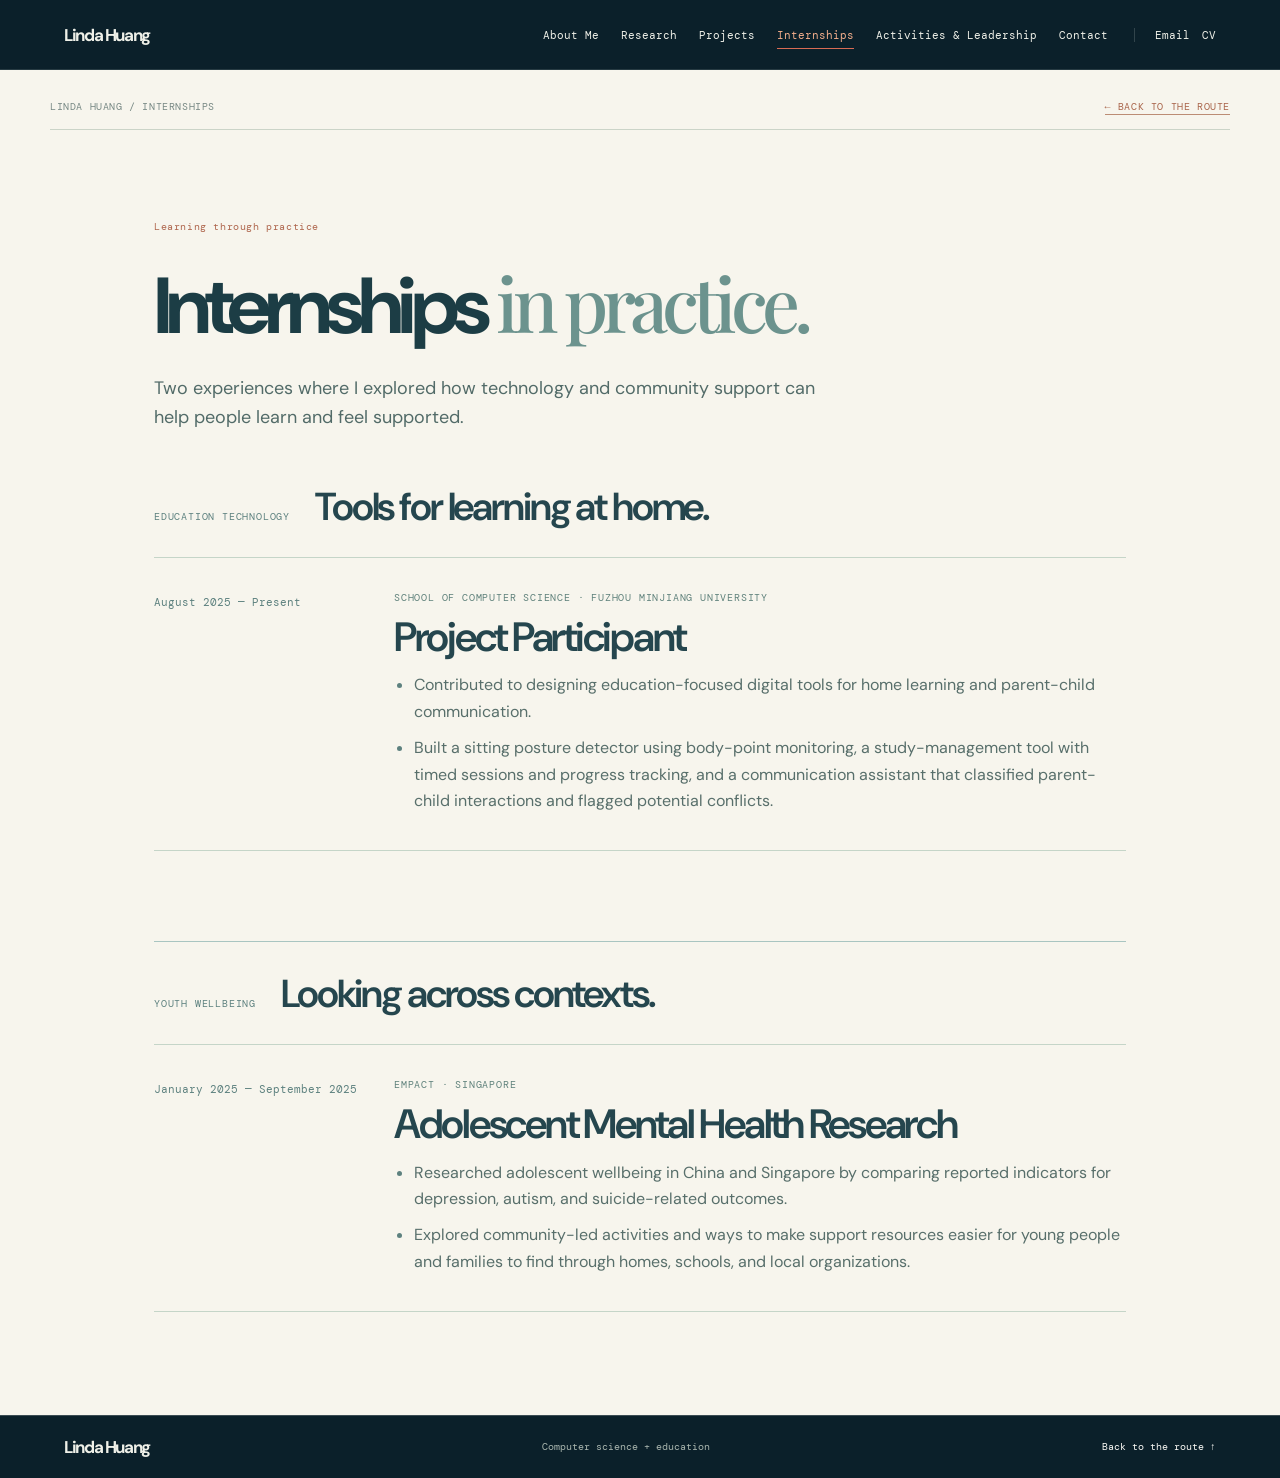
<file: internship.html>
<!doctype html>
<html lang="en">
<head>
  <meta charset="UTF-8">
  <meta name="viewport" content="width=device-width,initial-scale=1">
  <meta name="description" content="Linda Huang's internships in education technology and adolescent mental-health research.">
  <title>Internships · Linda Huang</title>
  <link rel="preconnect" href="https://fonts.googleapis.com">
  <link rel="preconnect" href="https://fonts.gstatic.com" crossorigin>
  <link href="https://fonts.googleapis.com/css2?family=DM+Mono:wght@400;500&family=DM+Sans:wght@400;500;700&family=Playfair+Display:ital,wght@0,600;1,500&display=swap" rel="stylesheet">
  <link rel="stylesheet" href="styles.css?v=20261101-editorial">
  <link rel="stylesheet" href="editorial.css?v=20261103-experiences-v1">
  <link rel="stylesheet" href="book.css?v=20261104-internships-v1">
</head>
<body class="page-internship">
  <header class="nav">
    <a class="brand" href="index.html#top">Linda Huang</a>
    <nav aria-label="Main navigation"><a href="about.html">About Me</a><a href="research.html">Research</a><a href="projects.html">Projects</a><a class="active" aria-current="page" href="internship.html">Internships</a><a href="extracurricular.html">Activities &amp; Leadership</a><a href="contact.html">Contact</a></nav>
    <div class="nav-social"><a href="contact.html#email">Email</a><a href="resume.pdf" target="_blank" rel="noopener noreferrer">CV</a></div>
  </header>
  <main>
    <section class="activity-page internship-page section" id="internships" aria-labelledby="internships-title">
      <div class="section-number">Learning through practice</div>
      <h1 id="internships-title">Internships <em>in practice.</em></h1>
      <p class="activity-intro">Two experiences where I explored how technology and community support can help people learn and feel supported.</p>

      <section class="activity-group" aria-labelledby="minjiang-title">
        <div class="activity-group-heading"><span>Education technology</span><h2 id="minjiang-title">Tools for learning at home.</h2></div>
        <div class="activity-list">
          <article class="activity-entry">
            <span class="activity-date">August 2025 — Present</span>
            <div>
              <p class="activity-organization">School of Computer Science · Fuzhou Minjiang University</p>
              <h3>Project Participant</h3>
              <ul class="activity-highlights">
                <li>Contributed to designing education-focused digital tools for home learning and parent-child communication.</li>
                <li>Built a sitting posture detector using body-point monitoring, a study-management tool with timed sessions and progress tracking, and a communication assistant that classified parent-child interactions and flagged potential conflicts.</li>
              </ul>
            </div>
          </article>
        </div>
      </section>

      <section class="activity-group activity-service" id="empact" aria-labelledby="empact-title">
        <div class="activity-group-heading"><span>Youth wellbeing</span><h2 id="empact-title">Looking across contexts.</h2></div>
        <div class="activity-list">
          <article class="activity-entry">
            <span class="activity-date">January 2025 — September 2025</span>
            <div>
              <p class="activity-organization">EMPACT · Singapore</p>
              <h3>Adolescent Mental Health Research</h3>
              <ul class="activity-highlights">
                <li>Researched adolescent wellbeing in China and Singapore by comparing reported indicators for depression, autism, and suicide-related outcomes.</li>
                <li>Explored community-led activities and ways to make support resources easier for young people and families to find through homes, schools, and local organizations.</li>
              </ul>
            </div>
          </article>
        </div>
      </section>
    </section>
  </main>
  <footer><a class="brand" href="index.html#top">Linda Huang</a><span>Computer science + education</span><a href="index.html#route-map">Back to the route ↑</a></footer>
  <script src="book.js?v=20261104-internships-v1"></script>
</body>
</html>
</file>
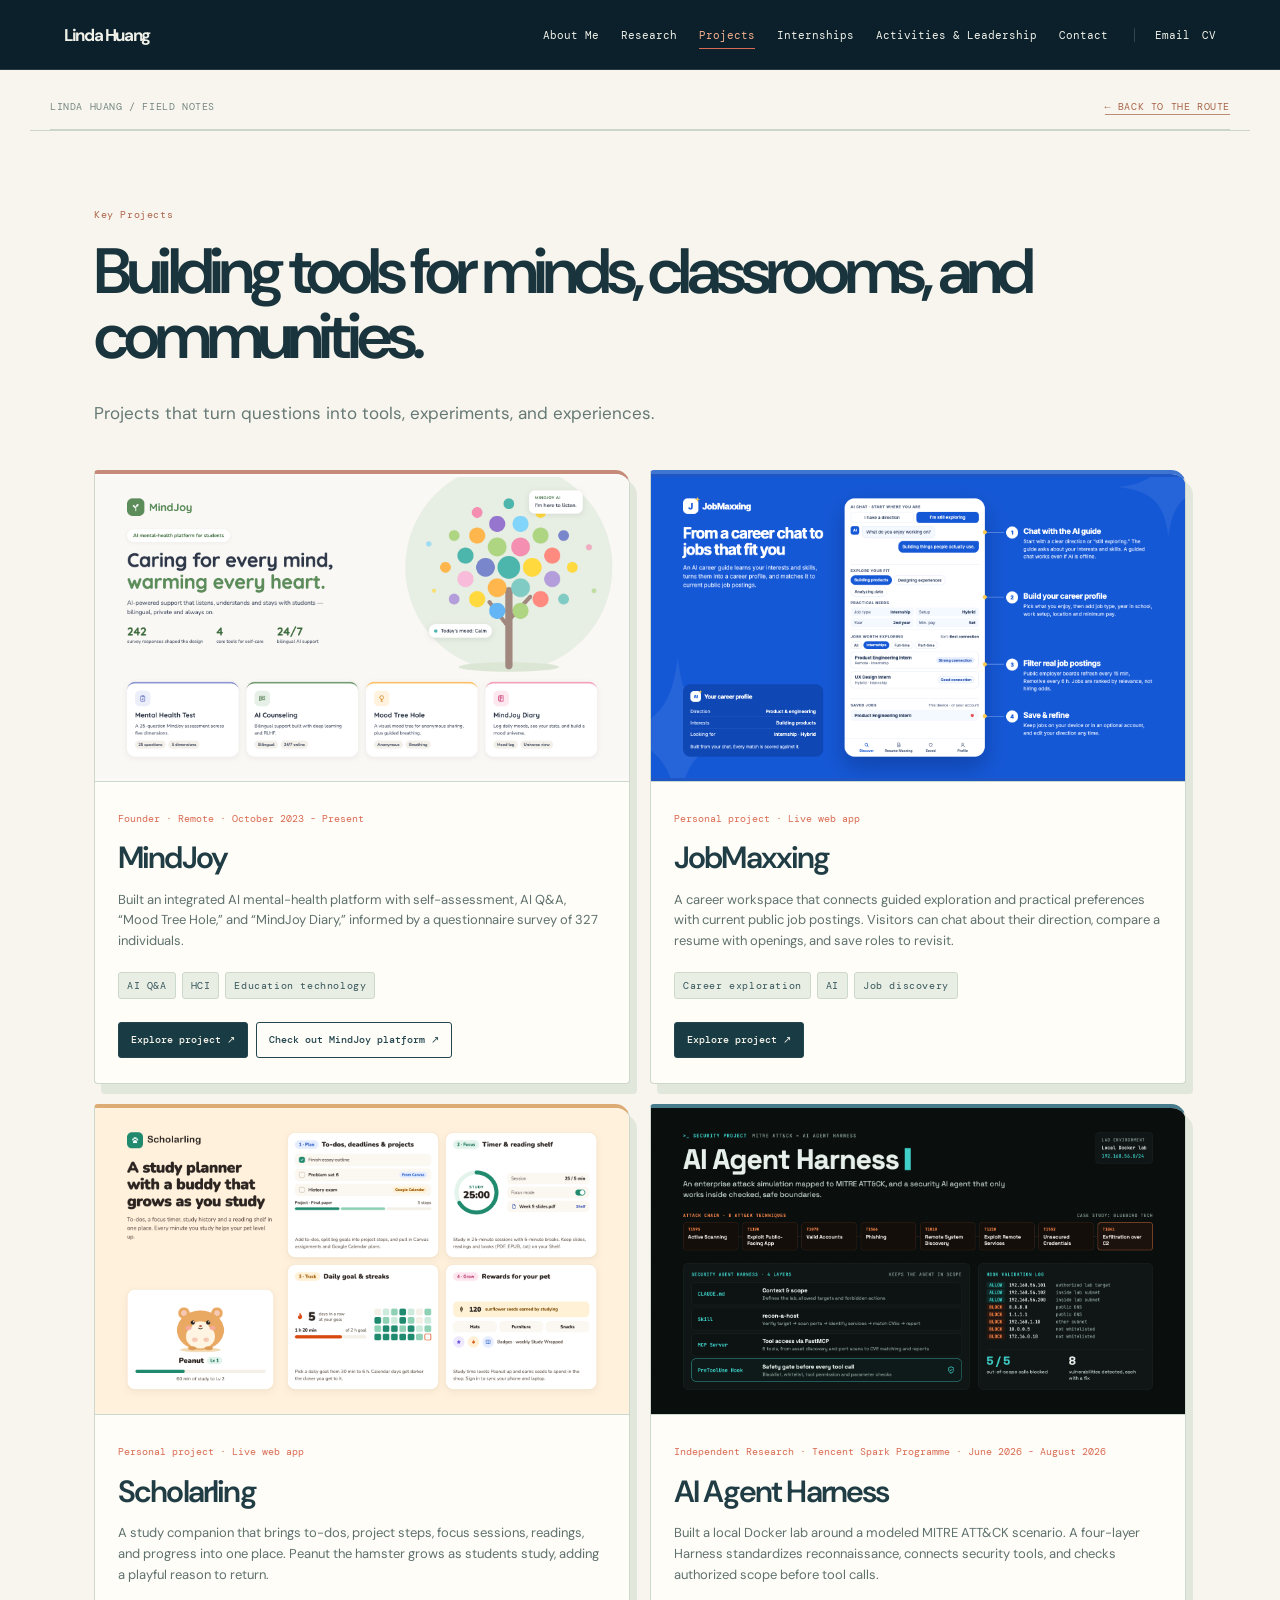
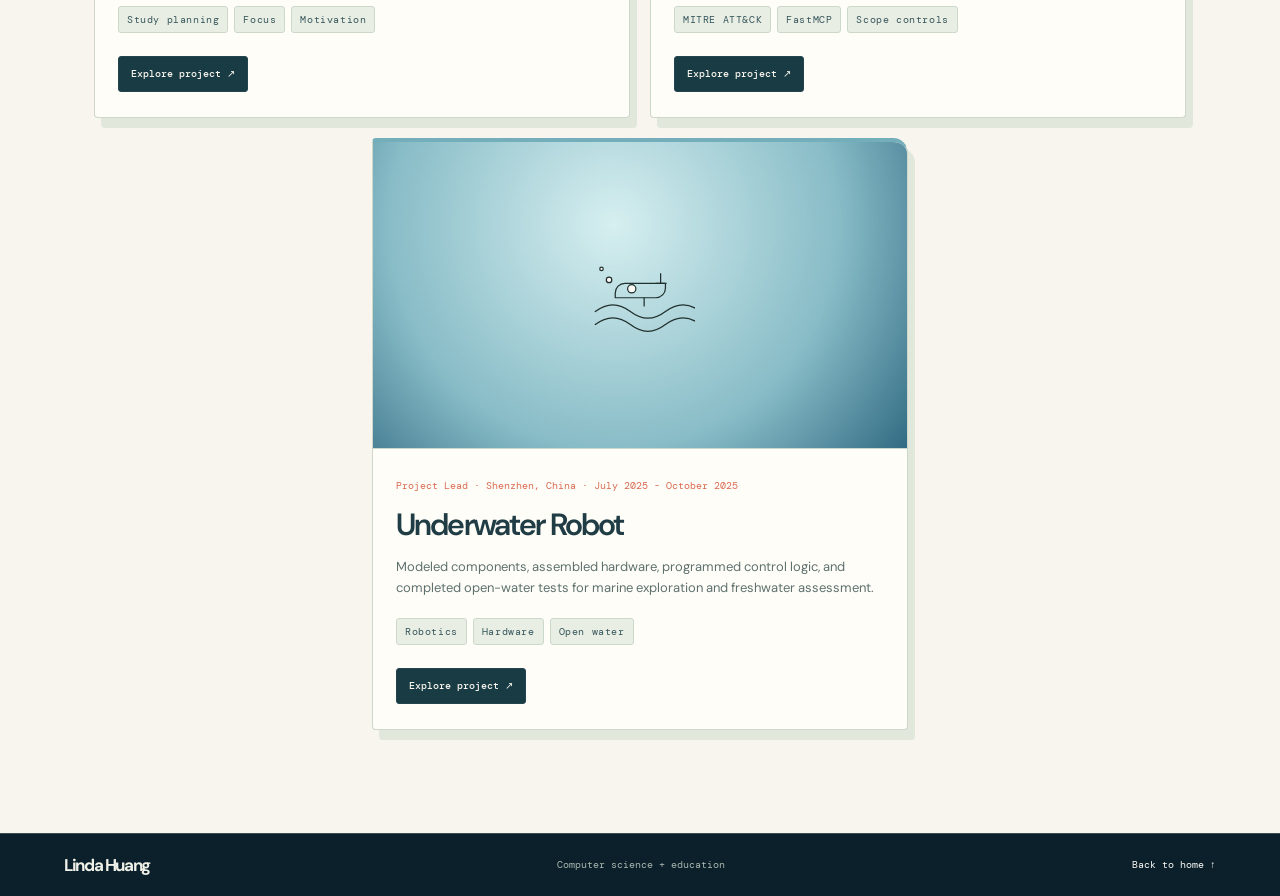
<file: projects.html>
<!doctype html><html lang="en"><head><meta charset="UTF-8"><meta name="viewport" content="width=device-width,initial-scale=1"><meta name="description" content="Projects built by Linda Huang across study planning, career exploration, mental-health technology, AI security, and robotics."><title>Projects · Linda Huang</title><link rel="preconnect" href="https://fonts.googleapis.com"><link rel="preconnect" href="https://fonts.gstatic.com" crossorigin><link href="https://fonts.googleapis.com/css2?family=DM+Mono:wght@400;500&family=DM+Sans:wght@400;500;700&family=Playfair+Display:ital,wght@0,600;1,500;display=swap" rel="stylesheet"><link rel="stylesheet" href="styles.css?v=20261101-editorial"><link rel="stylesheet" href="editorial.css?v=20261103-experiences-v1">  <link rel="stylesheet" href="book.css?v=20261109-scholarling-v1">
</head><body class="page-projects">
<header class="nav"><a class="brand" href="index.html#top">Linda Huang</a><nav><a href="about.html">About Me</a><a href="research.html">Research</a><a class="active" href="projects.html">Projects</a><a href="internship.html">Internships</a><a href="extracurricular.html">Activities &amp; Leadership</a><a href="contact.html">Contact</a></nav><div class="nav-social"><a href="contact.html#email">Email</a><a href="resume.pdf" target="_blank" rel="noopener noreferrer">CV</a></div></header>
<main><section class="projects section" id="projects"><div class="section-number">Key Projects</div><h2>Building tools for minds, classrooms, and communities.</h2><p class="section-intro">Projects that turn questions into tools, experiments, and experiences.</p><div class="project-grid"><article class="project"><div class="project-image project-mindjoy"><a class="project-cover-link" href="https://www.mindjoyspace.com/" target="_blank" rel="noopener noreferrer"><img src="assets/projects/mindjoy-cover.png" alt="MindJoy project cover showing the platform mission and four self-care tools" loading="lazy" width="1600" height="900"></a></div><div class="project-body"><span>Founder · Remote · October 2023 - Present</span><h3>MindJoy</h3><p>Built an integrated AI mental-health platform with self-assessment, AI Q&amp;A, “Mood Tree Hole,” and “MindJoy Diary,” informed by a questionnaire survey of 327 individuals.</p><div class="tags"><span>AI Q&amp;A</span><span>HCI</span><span>Education technology</span></div></div></article><article class="project"><div class="project-image project-jobmaxxing"><a class="project-cover-link" href="https://jobmaxxing-linda.onrender.com/" target="_blank" rel="noopener noreferrer" aria-label="Open JobMaxxing website"><img src="assets/projects/jobmaxxing-cover.png" alt="JobMaxxing cover illustrating career chat, a direction profile, job matching, and saved roles" loading="lazy" width="1600" height="900"></a></div><div class="project-body"><span>Personal project · Live web app</span><h3>JobMaxxing</h3><p>A career workspace that connects guided exploration and practical preferences with current public job postings. Visitors can chat about their direction, compare a resume with openings, and save roles to revisit.</p><div class="tags"><span>Career exploration</span><span>AI</span><span>Job discovery</span></div></div></article><article class="project"><div class="project-image project-scholarling"><a class="project-cover-link" href="https://scholarling.com/" target="_blank" rel="noopener noreferrer" aria-label="Open Scholarling website"><img src="assets/projects/scholarling-cover.png" alt="Scholarling cover showing a study planner, focus timer, progress tracking, and Peanut the hamster" loading="lazy" width="1600" height="900"></a></div><div class="project-body"><span>Personal project · Live web app</span><h3>Scholarling</h3><p>A study companion that brings to-dos, project steps, focus sessions, readings, and progress into one place. Peanut the hamster grows as students study, adding a playful reason to return.</p><div class="tags"><span>Study planning</span><span>Focus</span><span>Motivation</span></div></div></article></div></section></main>
<footer><a class="brand" href="index.html#top">Linda Huang</a><span>Computer science + education</span><a href="index.html#top">Back to home ↑</a></footer><script src="app.js?v=20261109-scholarling-v1"></script><script src="book.js?v=20261109-scholarling-v1"></script></body></html>
</file>
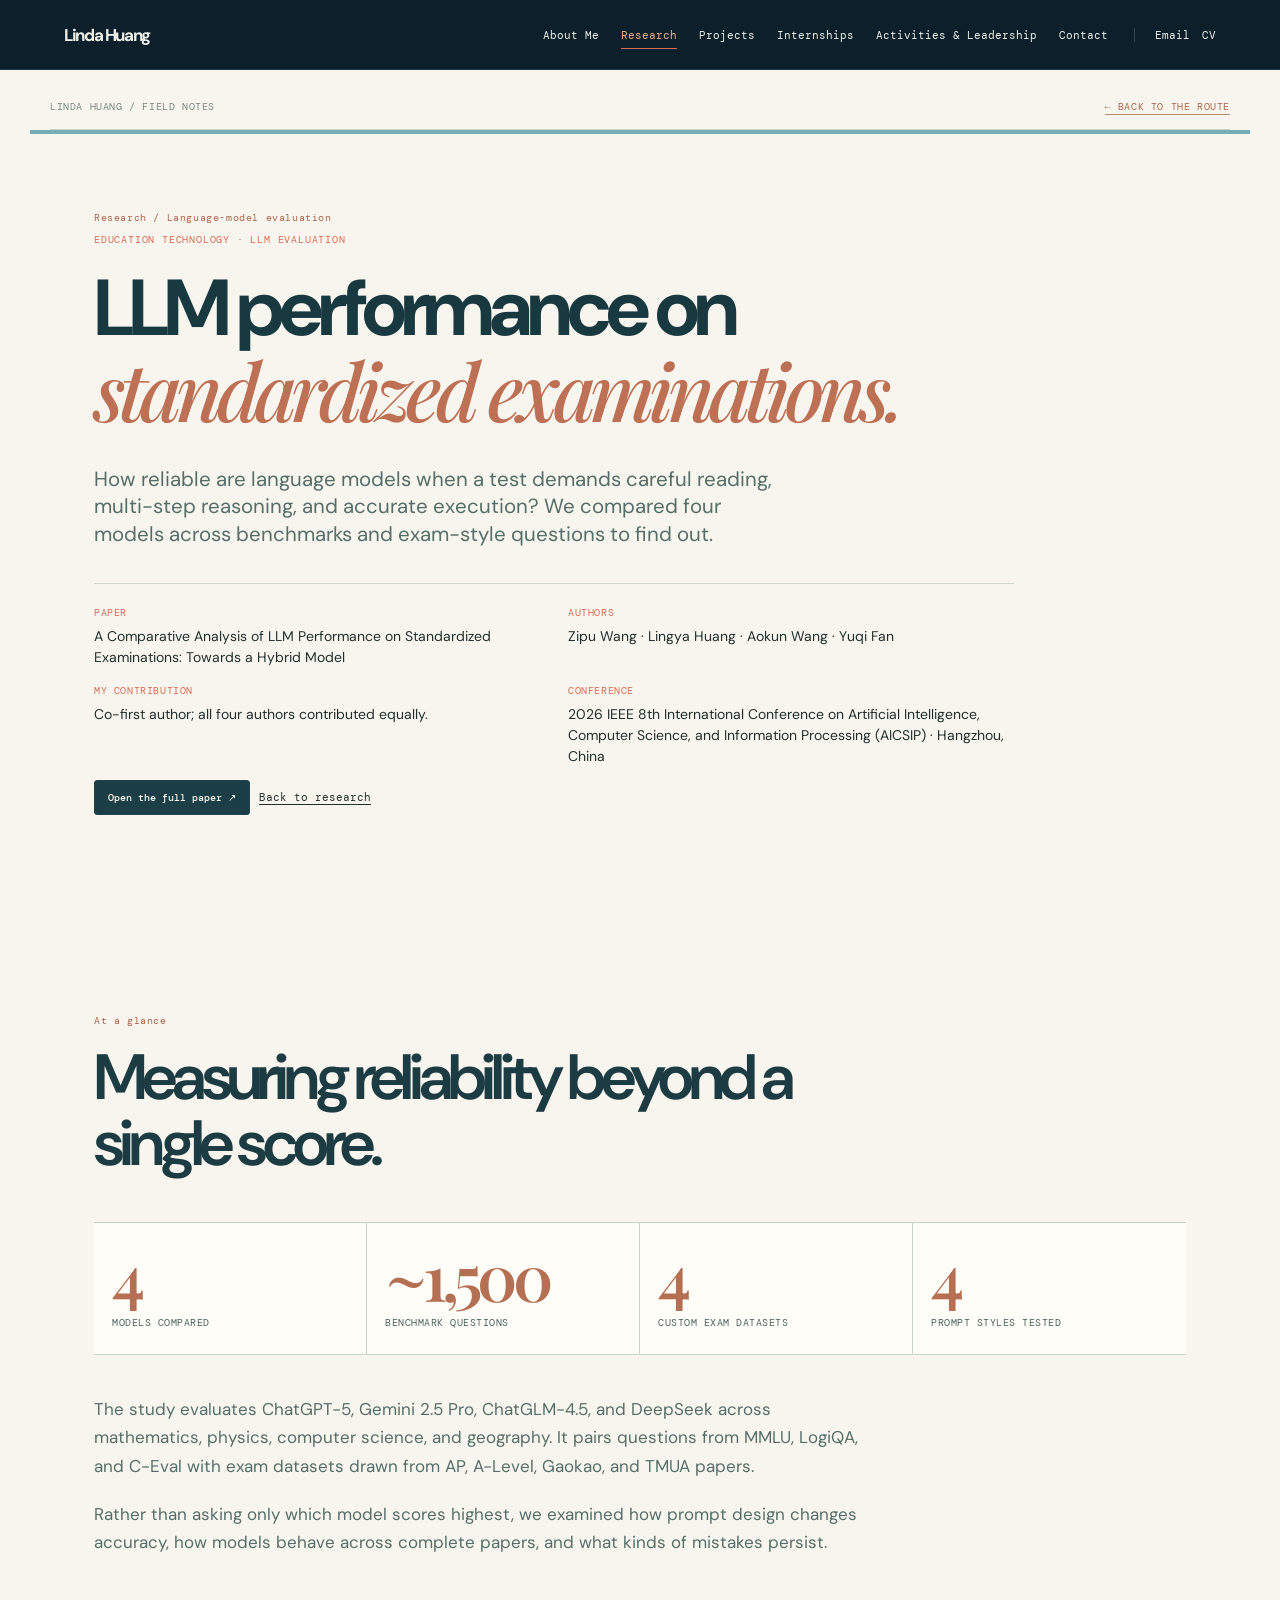
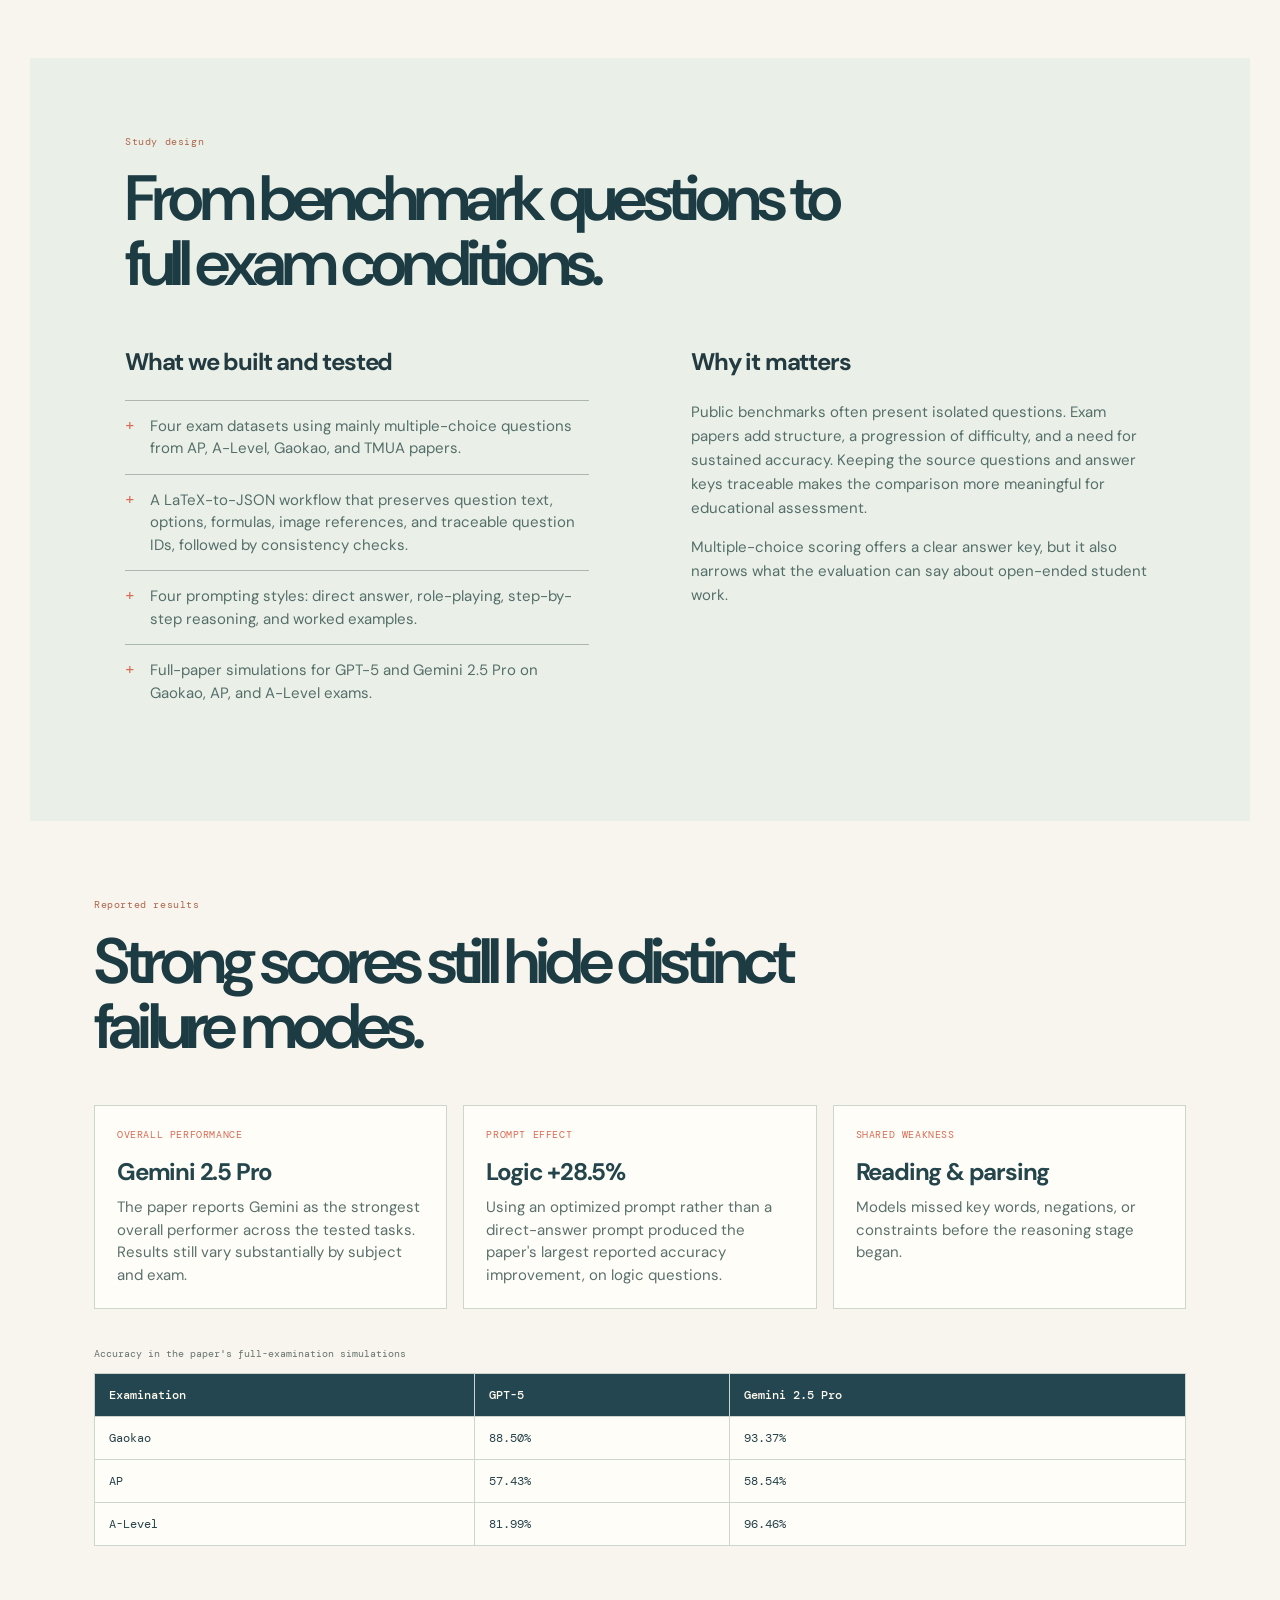
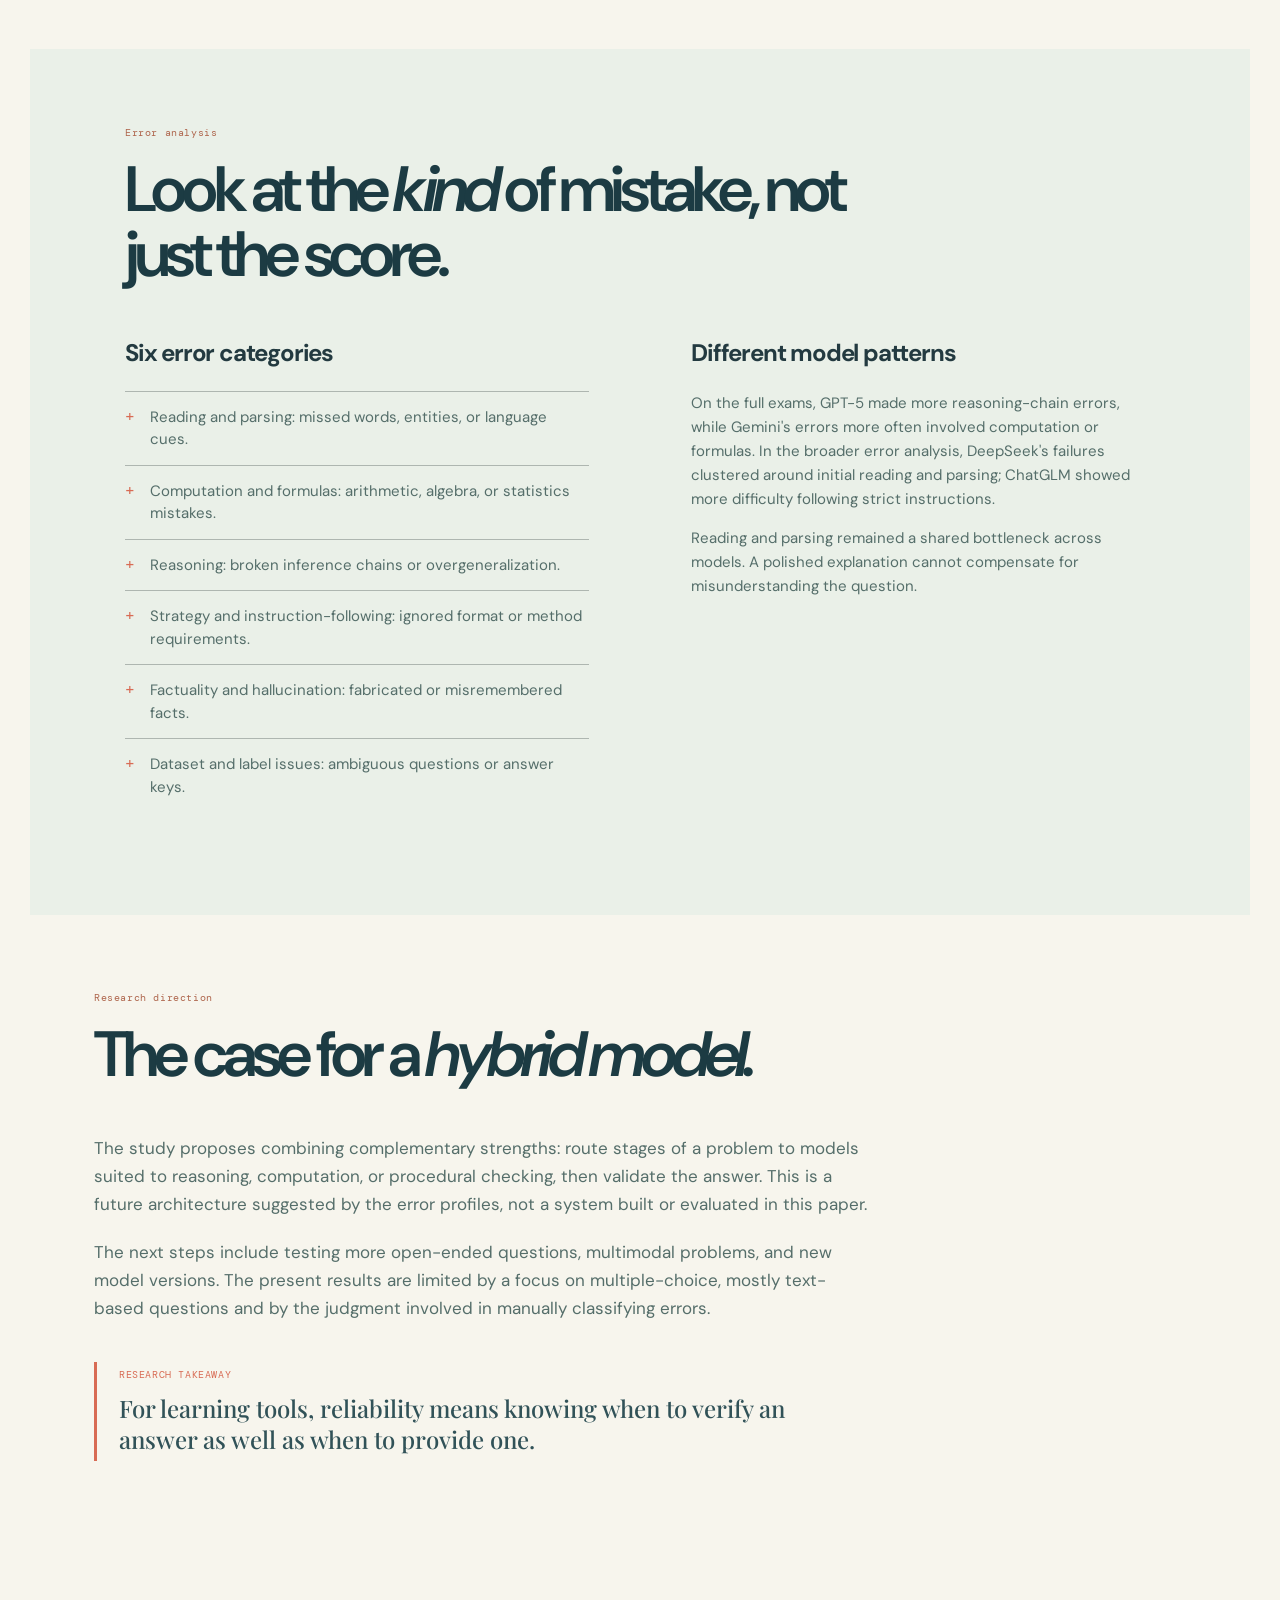
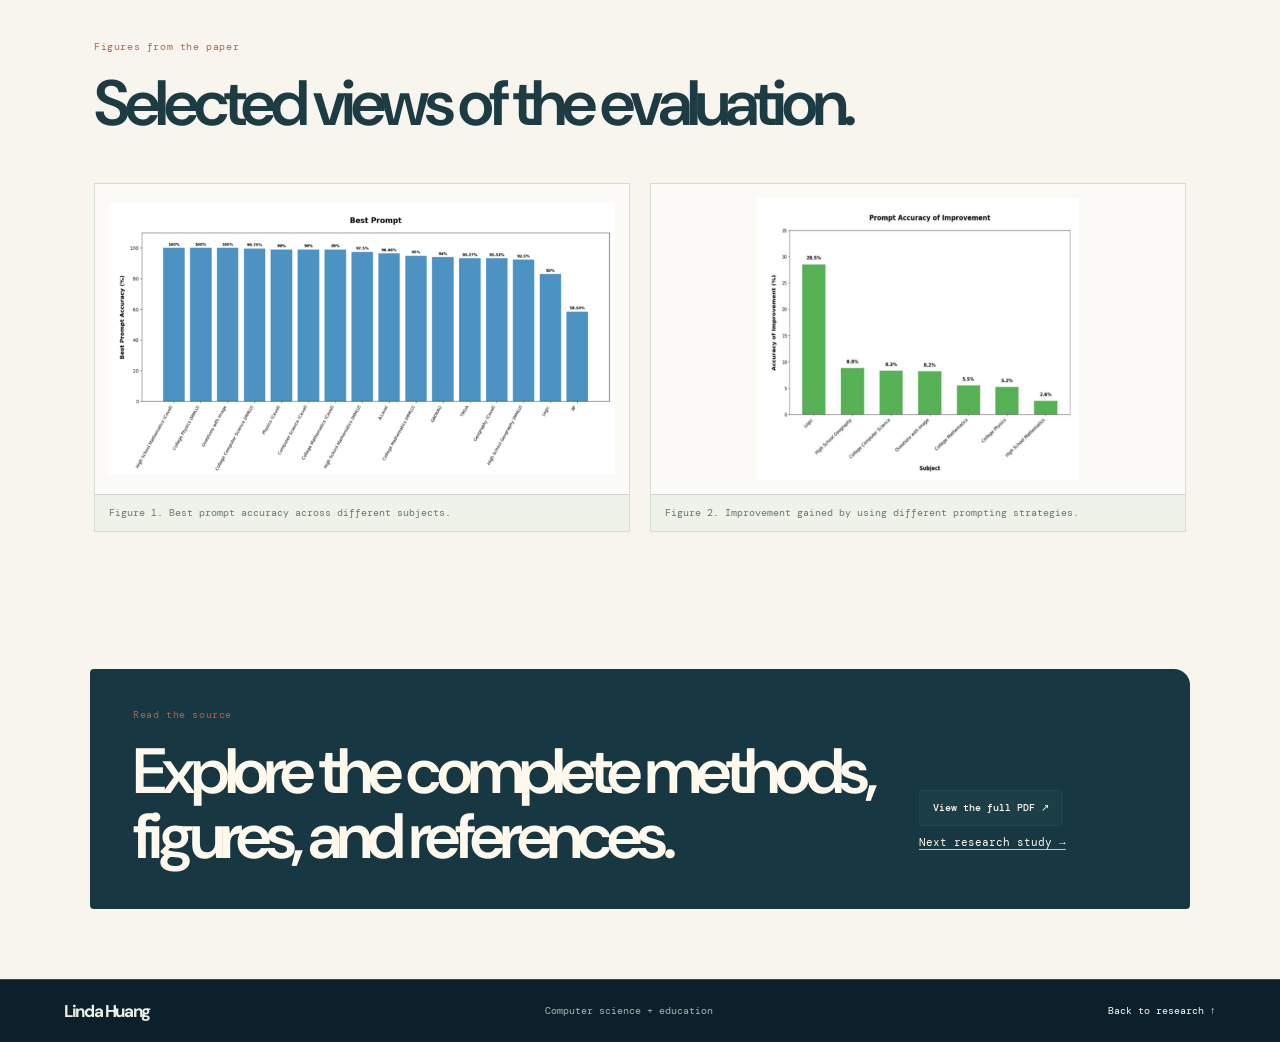
<file: research-llm.html>
<!doctype html>
<html lang="en">
<head><meta charset="UTF-8"><meta name="viewport" content="width=device-width,initial-scale=1"><meta name="description" content="Lingya (Linda) Huang's co-first-author research on large language models in standardized examinations for 2026 AICSIP."><meta property="og:image" content="https://lingyahuang.com/assets/research/llm-exams-cover.png"><meta property="og:image:width" content="1600"><meta property="og:image:height" content="900"><title>LLM Examination Research · Linda Huang</title><link rel="preconnect" href="https://fonts.googleapis.com"><link rel="preconnect" href="https://fonts.gstatic.com" crossorigin><link href="https://fonts.googleapis.com/css2?family=DM+Mono:wght@400;500&family=DM+Sans:wght@400;500;700&family=Playfair+Display:ital,wght@0,600;1,500&display=swap" rel="stylesheet"><link rel="stylesheet" href="styles.css?v=20261101-editorial"><link rel="stylesheet" href="editorial.css?v=20261103-llm-final-v1">  <link rel="stylesheet" href="book.css?v=20261103-experiences-v1">
</head>
<body class="page-research-detail page-research-llm">
<header class="nav"><a class="brand" href="index.html#top">Linda Huang</a><nav><a href="about.html">About Me</a><a class="active" href="research.html">Research</a><a href="projects.html">Projects</a><a href="internship.html">Internships</a><a href="extracurricular.html">Activities &amp; Leadership</a><a href="contact.html">Contact</a></nav><div class="nav-social"><a href="contact.html#email">Email</a><a href="resume.pdf" target="_blank" rel="noopener noreferrer">CV</a></div></header>
<main>
  <section class="detail-hero section">
    <div class="section-number">Research / Language-model evaluation</div>
    <p class="detail-kicker">Education technology · LLM evaluation</p>
    <h1>LLM performance on <em>standardized examinations.</em></h1>
    <p class="detail-lede">How reliable are language models when a test demands careful reading, multi-step reasoning, and accurate execution? We compared four models across benchmarks and exam-style questions to find out.</p>
    <dl class="paper-details">
      <div><dt>Paper</dt><dd>A Comparative Analysis of LLM Performance on Standardized Examinations: Towards a Hybrid Model</dd></div>
      <div><dt>Authors</dt><dd>Zipu Wang · Lingya Huang · Aokun Wang · Yuqi Fan</dd></div>
      <div><dt>My contribution</dt><dd>Co-first author; all four authors contributed equally.</dd></div>
      <div><dt>Conference</dt><dd>2026 IEEE 8th International Conference on Artificial Intelligence, Computer Science, and Information Processing (AICSIP) · Hangzhou, China</dd></div>
    </dl>
    <div class="research-actions"><a class="button" href="research-llm-standardized-exams.pdf?v=20261103-final" target="_blank" rel="noopener noreferrer">Open the full paper ↗</a><a class="text-link" href="research.html">Back to research</a></div>
  </section>
  <section class="detail-section section">
    <div class="detail-section-heading"><div class="section-number">At a glance</div><h2>Measuring reliability beyond a single score.</h2></div>
    <div class="metric-grid"><div><strong>4</strong><span>models compared</span></div><div><strong>~1,500</strong><span>benchmark questions</span></div><div><strong>4</strong><span>custom exam datasets</span></div><div><strong>4</strong><span>prompt styles tested</span></div></div>
    <div class="detail-copy"><p>The study evaluates ChatGPT-5, Gemini 2.5 Pro, ChatGLM-4.5, and DeepSeek across mathematics, physics, computer science, and geography. It pairs questions from MMLU, LogiQA, and C-Eval with exam datasets drawn from AP, A-Level, Gaokao, and TMUA papers.</p><p>Rather than asking only which model scores highest, we examined how prompt design changes accuracy, how models behave across complete papers, and what kinds of mistakes persist.</p></div>
  </section>
  <section class="detail-section section detail-tint">
    <div class="detail-section-heading"><div class="section-number">Study design</div><h2>From benchmark questions to full exam conditions.</h2></div>
    <div class="detail-columns"><div><h3>What we built and tested</h3><ul class="detail-list"><li>Four exam datasets using mainly multiple-choice questions from AP, A-Level, Gaokao, and TMUA papers.</li><li>A LaTeX-to-JSON workflow that preserves question text, options, formulas, image references, and traceable question IDs, followed by consistency checks.</li><li>Four prompting styles: direct answer, role-playing, step-by-step reasoning, and worked examples.</li><li>Full-paper simulations for GPT-5 and Gemini 2.5 Pro on Gaokao, AP, and A-Level exams.</li></ul></div><div><h3>Why it matters</h3><p>Public benchmarks often present isolated questions. Exam papers add structure, a progression of difficulty, and a need for sustained accuracy. Keeping the source questions and answer keys traceable makes the comparison more meaningful for educational assessment.</p><p>Multiple-choice scoring offers a clear answer key, but it also narrows what the evaluation can say about open-ended student work.</p></div></div>
  </section>
  <section class="detail-section section">
    <div class="detail-section-heading"><div class="section-number">Reported results</div><h2>Strong scores still hide distinct failure modes.</h2></div>
    <div class="result-grid"><article><span class="result-label">Overall performance</span><h3>Gemini 2.5 Pro</h3><p>The paper reports Gemini as the strongest overall performer across the tested tasks. Results still vary substantially by subject and exam.</p></article><article><span class="result-label">Prompt effect</span><h3>Logic +28.5%</h3><p>Using an optimized prompt rather than a direct-answer prompt produced the paper's largest reported accuracy improvement, on logic questions.</p></article><article><span class="result-label">Shared weakness</span><h3>Reading &amp; parsing</h3><p>Models missed key words, negations, or constraints before the reasoning stage began.</p></article></div>
    <div class="data-table-wrap"><table class="data-table"><caption>Accuracy in the paper's full-examination simulations</caption><thead><tr><th>Examination</th><th>GPT-5</th><th>Gemini 2.5 Pro</th></tr></thead><tbody><tr><td>Gaokao</td><td>88.50%</td><td>93.37%</td></tr><tr><td>AP</td><td>57.43%</td><td>58.54%</td></tr><tr><td>A-Level</td><td>81.99%</td><td>96.46%</td></tr></tbody></table></div>
  </section>
  <section class="detail-section section detail-tint">
    <div class="detail-section-heading"><div class="section-number">Error analysis</div><h2>Look at the <em>kind</em> of mistake, not just the score.</h2></div>
    <div class="detail-columns"><div><h3>Six error categories</h3><ul class="detail-list"><li>Reading and parsing: missed words, entities, or language cues.</li><li>Computation and formulas: arithmetic, algebra, or statistics mistakes.</li><li>Reasoning: broken inference chains or overgeneralization.</li><li>Strategy and instruction-following: ignored format or method requirements.</li><li>Factuality and hallucination: fabricated or misremembered facts.</li><li>Dataset and label issues: ambiguous questions or answer keys.</li></ul></div><div><h3>Different model patterns</h3><p>On the full exams, GPT-5 made more reasoning-chain errors, while Gemini's errors more often involved computation or formulas. In the broader error analysis, DeepSeek's failures clustered around initial reading and parsing; ChatGLM showed more difficulty following strict instructions.</p><p>Reading and parsing remained a shared bottleneck across models. A polished explanation cannot compensate for misunderstanding the question.</p></div></div>
  </section>
  <section class="detail-section section">
    <div class="detail-section-heading"><div class="section-number">Research direction</div><h2>The case for a <em>hybrid model.</em></h2></div>
    <div class="detail-copy"><p>The study proposes combining complementary strengths: route stages of a problem to models suited to reasoning, computation, or procedural checking, then validate the answer. This is a future architecture suggested by the error profiles, not a system built or evaluated in this paper.</p><p>The next steps include testing more open-ended questions, multimodal problems, and new model versions. The present results are limited by a focus on multiple-choice, mostly text-based questions and by the judgment involved in manually classifying errors.</p></div>
    <div class="detail-callout"><span>Research takeaway</span><p>For learning tools, reliability means knowing when to verify an answer as well as when to provide one.</p></div>
  </section>
  <section class="paper-figures section"><div class="detail-section-heading"><div class="section-number">Figures from the paper</div><h2>Selected views of the evaluation.</h2></div><div class="paper-figure-grid"><figure><img src="assets/research/llm-best-prompt-accuracy.png" alt="Bar chart showing best prompt accuracy across subjects" loading="lazy"><figcaption>Figure 1. Best prompt accuracy across different subjects.</figcaption></figure><figure><img src="assets/research/llm-prompt-improvement.png?v=20261103-final" alt="Bar chart showing accuracy improvement from prompting strategies" loading="lazy"><figcaption>Figure 2. Improvement gained by using different prompting strategies.</figcaption></figure></div></section>
  <section class="detail-cta section"><div><div class="section-number">Read the source</div><h2>Explore the complete methods, figures, and references.</h2></div><div class="research-actions"><a class="button" href="research-llm-standardized-exams.pdf?v=20261103-final" target="_blank" rel="noopener noreferrer">View the full PDF ↗</a><a class="text-link" href="research-mental-health.html">Next research study →</a></div></section>
</main>
<footer><a class="brand" href="index.html#top">Linda Huang</a><span>Computer science + education</span><a href="research.html">Back to research ↑</a></footer><script src="book.js?v=20261103-experiences-v1"></script></body></html>
</file>
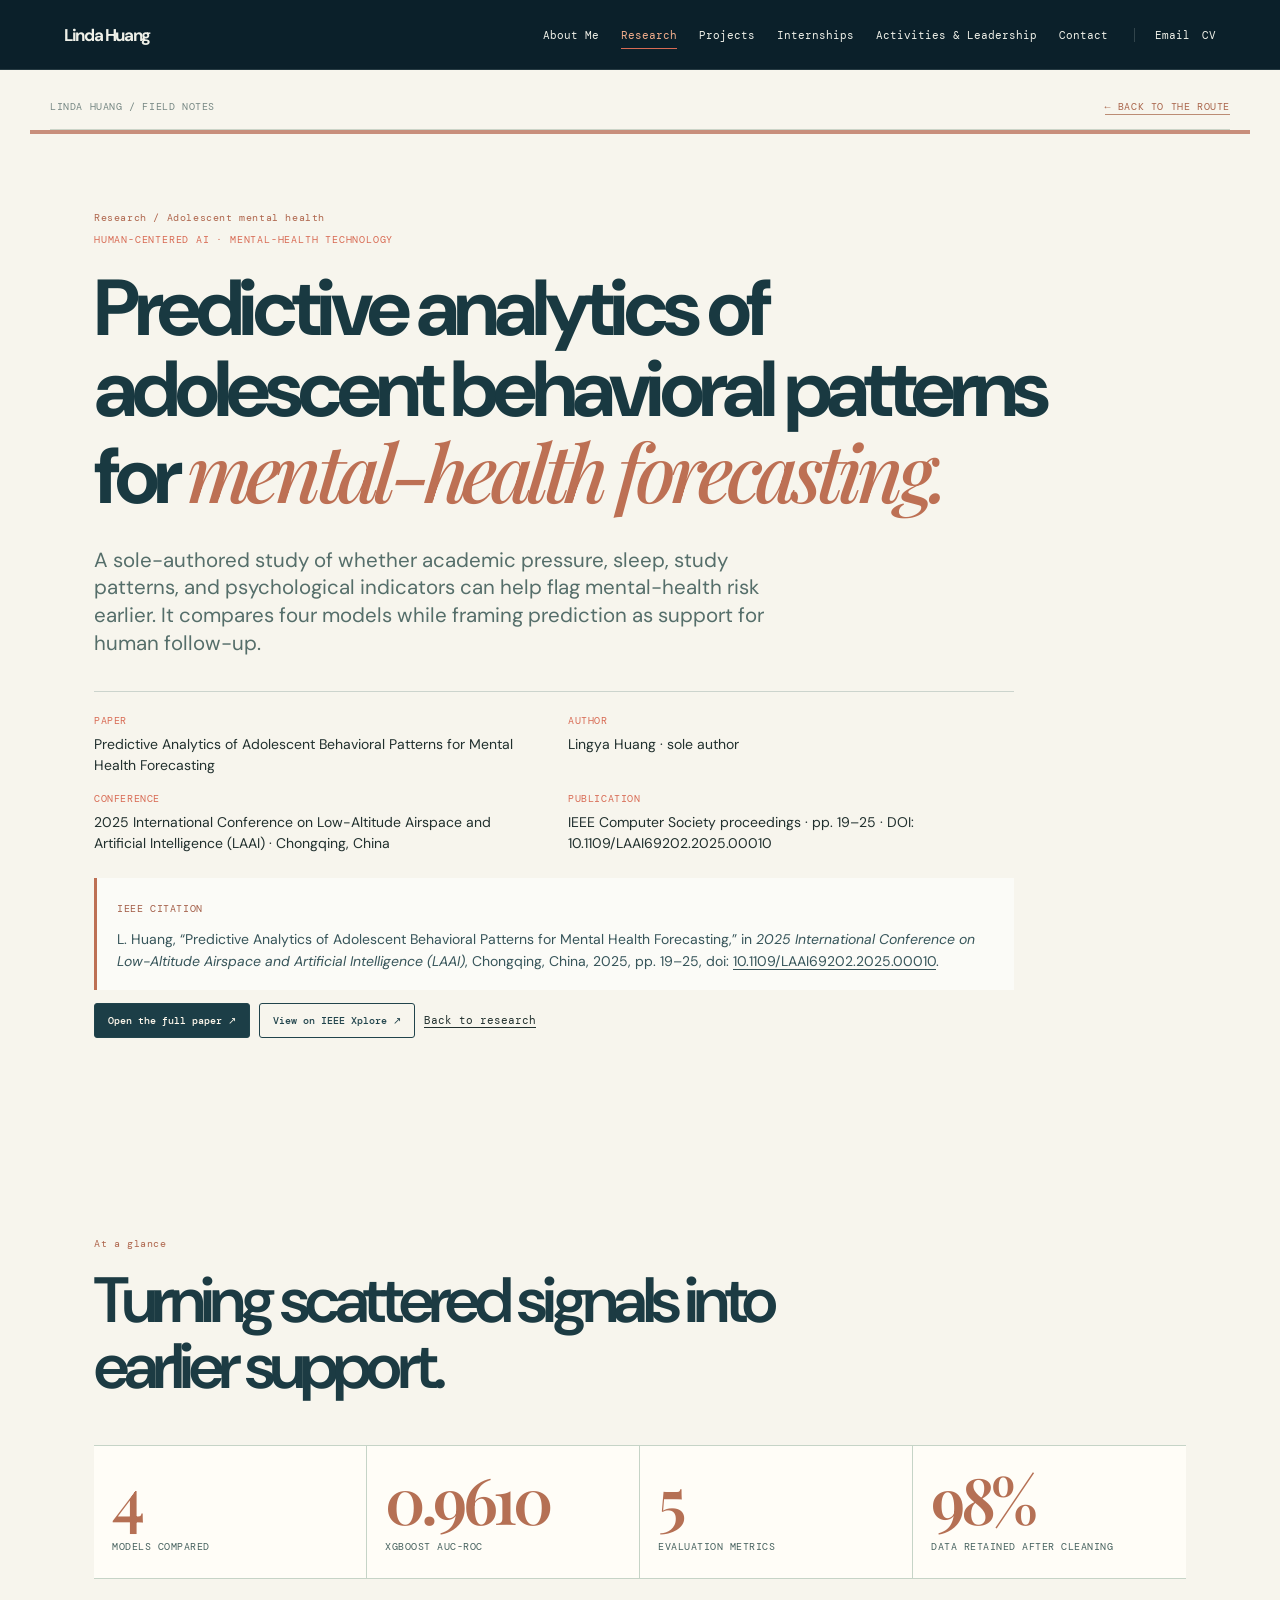
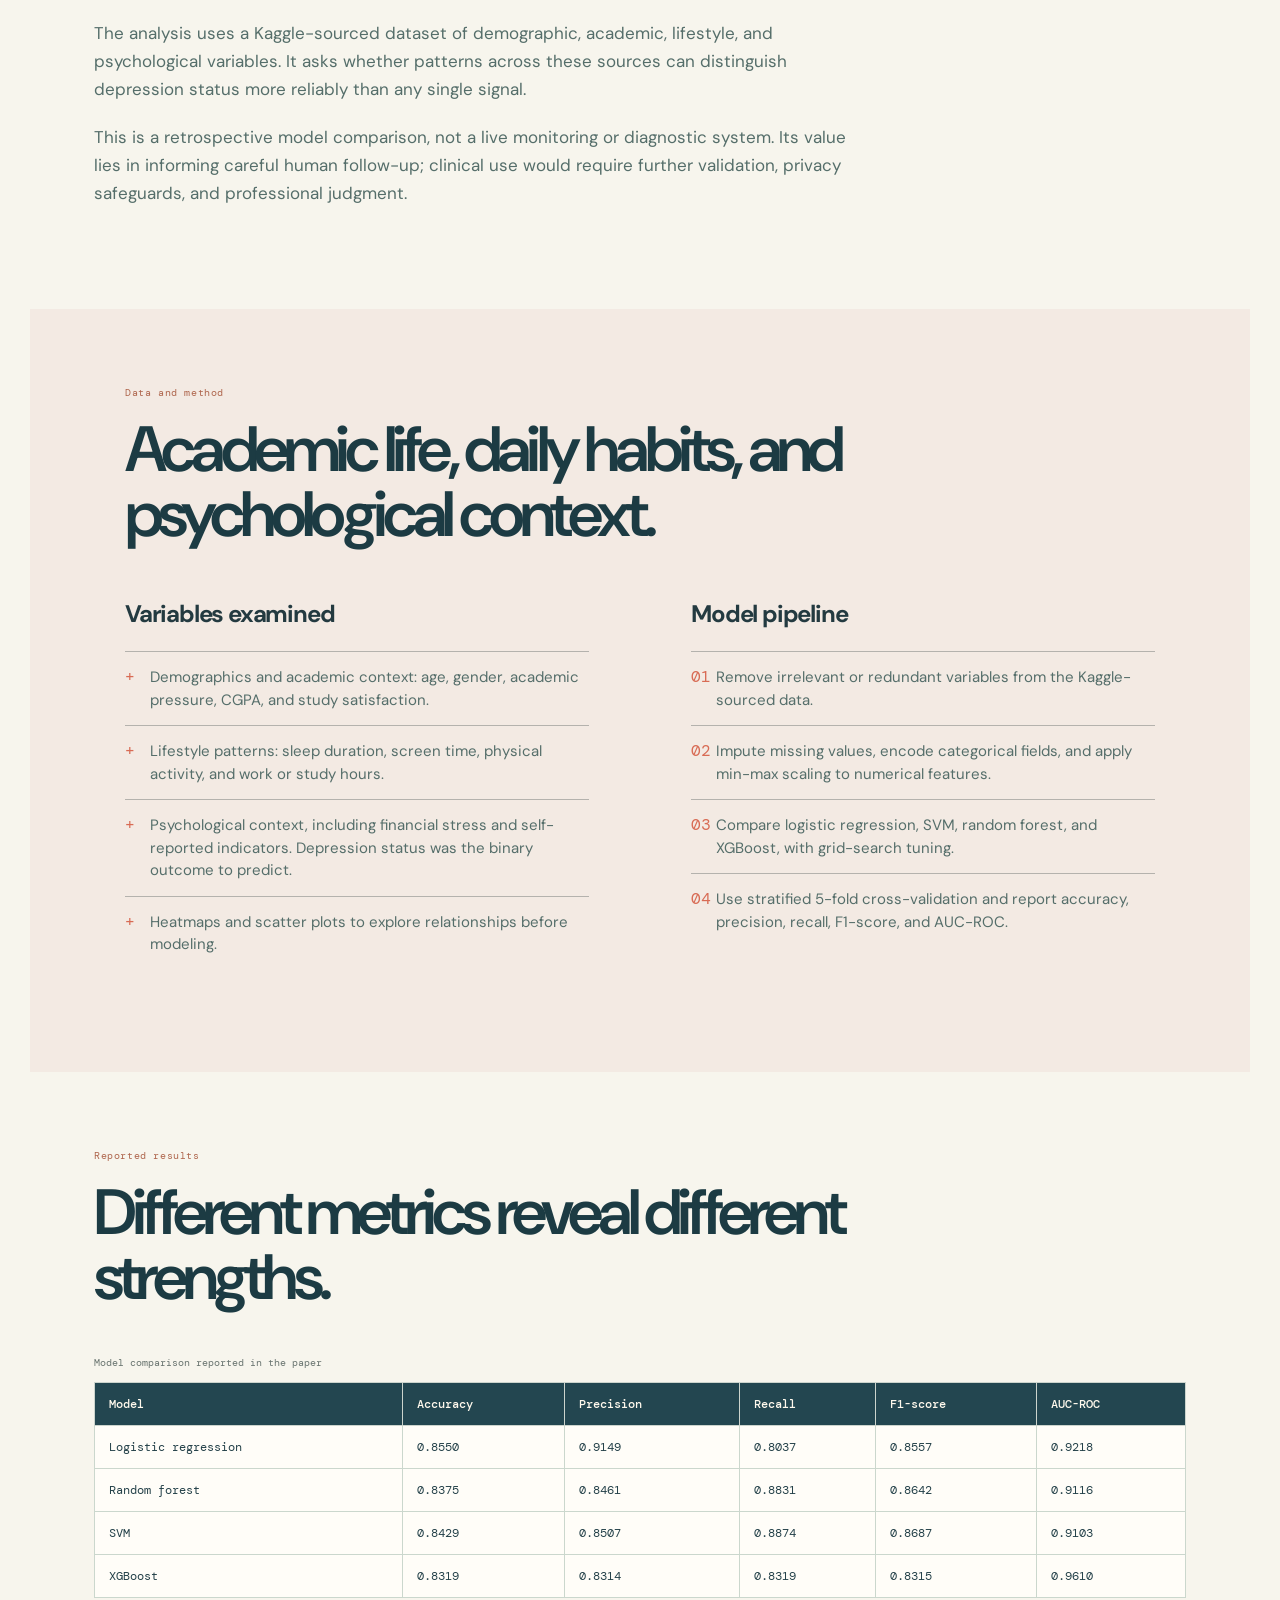
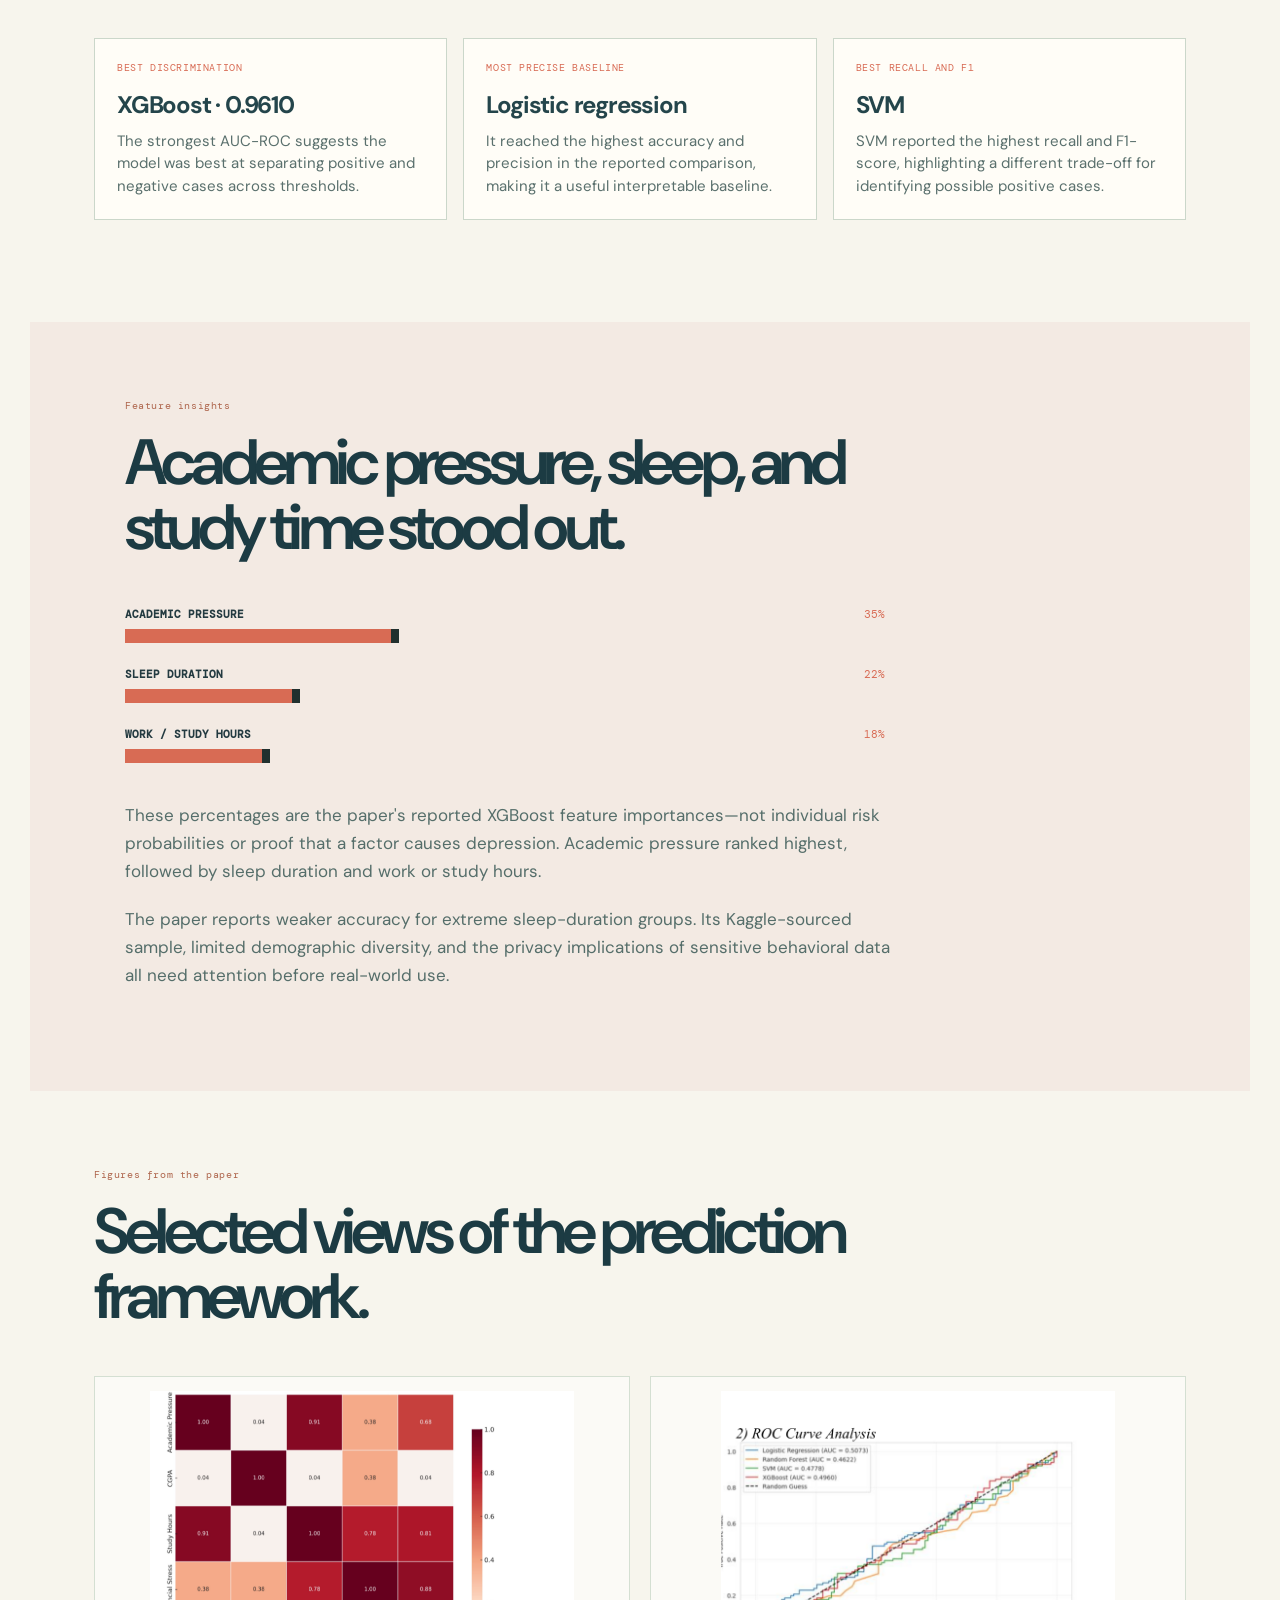
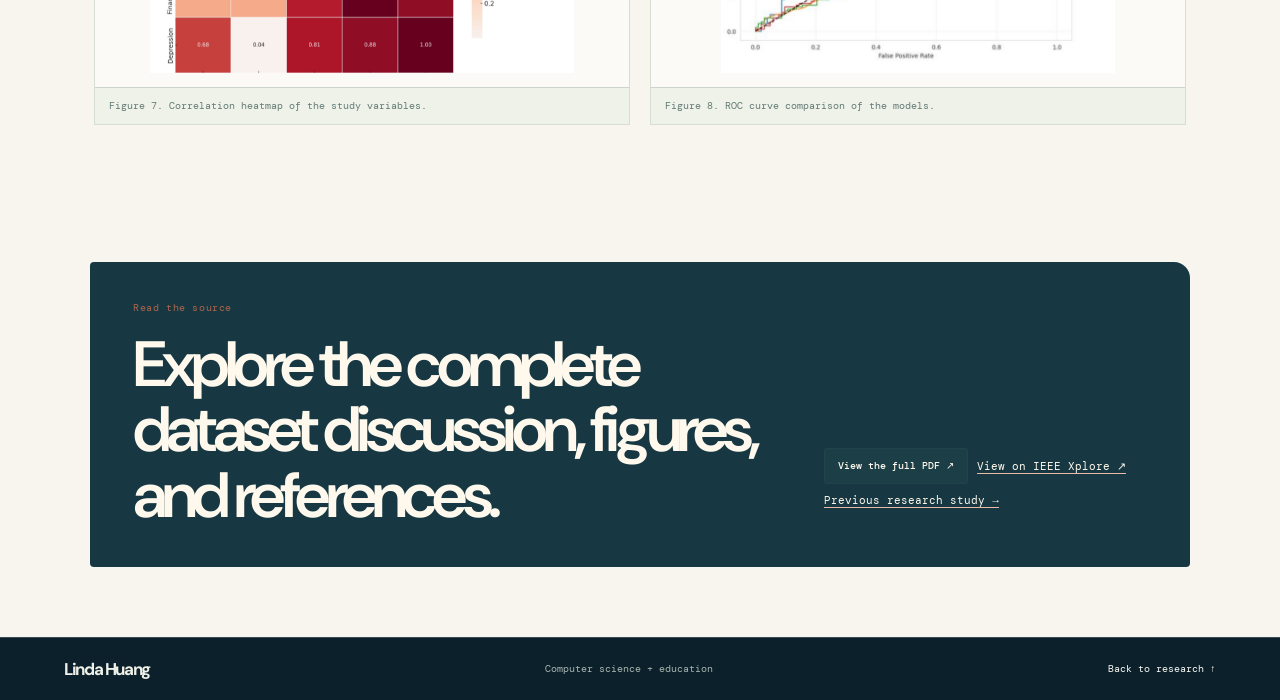
<file: research-mental-health.html>
<!doctype html>
<html lang="en">
<head><meta charset="UTF-8"><meta name="viewport" content="width=device-width,initial-scale=1"><meta name="description" content="Lingya (Linda) Huang's sole-authored research on adolescent mental-health forecasting, published at LAAI 2025 in Chongqing."><meta property="og:image" content="https://lingyahuang.com/assets/research/mental-health-cover.png"><meta property="og:image:width" content="1600"><meta property="og:image:height" content="900"><title>Adolescent Mental Health Research · Linda Huang</title><link rel="preconnect" href="https://fonts.googleapis.com"><link rel="preconnect" href="https://fonts.gstatic.com" crossorigin><link href="https://fonts.googleapis.com/css2?family=DM+Mono:wght@400;500&family=DM+Sans:wght@400;500;700&family=Playfair+Display:ital,wght@0,600;1,500&display=swap" rel="stylesheet"><link rel="stylesheet" href="styles.css?v=20261101-editorial"><link rel="stylesheet" href="editorial.css?v=20261103-research-v2">  <link rel="stylesheet" href="book.css?v=20261109-paper-citation-v1">
</head>
<body class="page-research-detail page-research-health">
<header class="nav"><a class="brand" href="index.html#top">Linda Huang</a><nav><a href="about.html">About Me</a><a class="active" href="research.html">Research</a><a href="projects.html">Projects</a><a href="internship.html">Internships</a><a href="extracurricular.html">Activities &amp; Leadership</a><a href="contact.html">Contact</a></nav><div class="nav-social"><a href="contact.html#email">Email</a><a href="resume.pdf" target="_blank" rel="noopener noreferrer">CV</a></div></header>
<main>
  <section class="detail-hero section">
    <div class="section-number">Research / Adolescent mental health</div>
    <p class="detail-kicker">Human-centered AI · Mental-health technology</p>
    <h1>Predictive analytics of adolescent behavioral patterns for <em>mental-health forecasting.</em></h1>
    <p class="detail-lede">A sole-authored study of whether academic pressure, sleep, study patterns, and psychological indicators can help flag mental-health risk earlier. It compares four models while framing prediction as support for human follow-up.</p>
    <dl class="paper-details">
      <div><dt>Paper</dt><dd>Predictive Analytics of Adolescent Behavioral Patterns for Mental Health Forecasting</dd></div>
      <div><dt>Author</dt><dd>Lingya Huang · sole author</dd></div>
      <div><dt>Conference</dt><dd>2025 International Conference on Low-Altitude Airspace and Artificial Intelligence (LAAI) · Chongqing, China</dd></div>
      <div><dt>Publication</dt><dd>IEEE Computer Society proceedings · pp. 19–25 · DOI: 10.1109/LAAI69202.2025.00010</dd></div>
    </dl>
    <div class="paper-citation"><span>IEEE citation</span><p>L. Huang, “Predictive Analytics of Adolescent Behavioral Patterns for Mental Health Forecasting,” in <cite>2025 International Conference on Low-Altitude Airspace and Artificial Intelligence (LAAI)</cite>, Chongqing, China, 2025, pp. 19–25, doi: <a href="https://doi.org/10.1109/LAAI69202.2025.00010" target="_blank" rel="noopener noreferrer">10.1109/LAAI69202.2025.00010</a>.</p></div>
    <div class="research-actions"><a class="button" href="research-adolescent-mental-health.pdf" target="_blank" rel="noopener noreferrer">Open the full paper ↗</a><a class="button button-outline" href="https://ieeexplore.ieee.org/document/11538923/" target="_blank" rel="noopener noreferrer">View on IEEE Xplore ↗</a><a class="text-link" href="research.html">Back to research</a></div>
  </section>
  <section class="detail-section section"><div class="detail-section-heading"><div class="section-number">At a glance</div><h2>Turning scattered signals into earlier support.</h2></div><div class="metric-grid"><div><strong>4</strong><span>models compared</span></div><div><strong>0.9610</strong><span>XGBoost AUC-ROC</span></div><div><strong>5</strong><span>evaluation metrics</span></div><div><strong>98%</strong><span>data retained after cleaning</span></div></div><div class="detail-copy"><p>The analysis uses a Kaggle-sourced dataset of demographic, academic, lifestyle, and psychological variables. It asks whether patterns across these sources can distinguish depression status more reliably than any single signal.</p><p>This is a retrospective model comparison, not a live monitoring or diagnostic system. Its value lies in informing careful human follow-up; clinical use would require further validation, privacy safeguards, and professional judgment.</p></div></section>
  <section class="detail-section section detail-tint"><div class="detail-section-heading"><div class="section-number">Data and method</div><h2>Academic life, daily habits, and psychological context.</h2></div><div class="detail-columns"><div><h3>Variables examined</h3><ul class="detail-list"><li>Demographics and academic context: age, gender, academic pressure, CGPA, and study satisfaction.</li><li>Lifestyle patterns: sleep duration, screen time, physical activity, and work or study hours.</li><li>Psychological context, including financial stress and self-reported indicators. Depression status was the binary outcome to predict.</li><li>Heatmaps and scatter plots to explore relationships before modeling.</li></ul></div><div><h3>Model pipeline</h3><ol class="detail-list"><li>Remove irrelevant or redundant variables from the Kaggle-sourced data.</li><li>Impute missing values, encode categorical fields, and apply min-max scaling to numerical features.</li><li>Compare logistic regression, SVM, random forest, and XGBoost, with grid-search tuning.</li><li>Use stratified 5-fold cross-validation and report accuracy, precision, recall, F1-score, and AUC-ROC.</li></ol></div></div></section>
  <section class="detail-section section"><div class="detail-section-heading"><div class="section-number">Reported results</div><h2>Different metrics reveal different strengths.</h2></div><div class="data-table-wrap"><table class="data-table"><caption>Model comparison reported in the paper</caption><thead><tr><th>Model</th><th>Accuracy</th><th>Precision</th><th>Recall</th><th>F1-score</th><th>AUC-ROC</th></tr></thead><tbody><tr><td>Logistic regression</td><td>0.8550</td><td>0.9149</td><td>0.8037</td><td>0.8557</td><td>0.9218</td></tr><tr><td>Random forest</td><td>0.8375</td><td>0.8461</td><td>0.8831</td><td>0.8642</td><td>0.9116</td></tr><tr><td>SVM</td><td>0.8429</td><td>0.8507</td><td>0.8874</td><td>0.8687</td><td>0.9103</td></tr><tr><td>XGBoost</td><td>0.8319</td><td>0.8314</td><td>0.8319</td><td>0.8315</td><td>0.9610</td></tr></tbody></table></div><div class="result-grid"><article><span class="result-label">Best discrimination</span><h3>XGBoost · 0.9610</h3><p>The strongest AUC-ROC suggests the model was best at separating positive and negative cases across thresholds.</p></article><article><span class="result-label">Most precise baseline</span><h3>Logistic regression</h3><p>It reached the highest accuracy and precision in the reported comparison, making it a useful interpretable baseline.</p></article><article><span class="result-label">Best recall and F1</span><h3>SVM</h3><p>SVM reported the highest recall and F1-score, highlighting a different trade-off for identifying possible positive cases.</p></article></div></section>
  <section class="detail-section section detail-tint"><div class="detail-section-heading"><div class="section-number">Feature insights</div><h2>Academic pressure, sleep, and study time stood out.</h2></div><div class="feature-bars"><div><span><b>Academic pressure</b><i>35%</i></span><em style="--bar-size:35%"></em></div><div><span><b>Sleep duration</b><i>22%</i></span><em style="--bar-size:22%"></em></div><div><span><b>Work / study hours</b><i>18%</i></span><em style="--bar-size:18%"></em></div></div><div class="detail-copy"><p>These percentages are the paper's reported XGBoost feature importances—not individual risk probabilities or proof that a factor causes depression. Academic pressure ranked highest, followed by sleep duration and work or study hours.</p><p>The paper reports weaker accuracy for extreme sleep-duration groups. Its Kaggle-sourced sample, limited demographic diversity, and the privacy implications of sensitive behavioral data all need attention before real-world use.</p></div></section>
  <section class="paper-figures section"><div class="detail-section-heading"><div class="section-number">Figures from the paper</div><h2>Selected views of the prediction framework.</h2></div><div class="paper-figure-grid"><figure><img src="assets/research/mental-health-correlation-heatmap.png" alt="Correlation heatmap for academic pressure, CGPA, study hours, financial stress, and depression" loading="lazy"><figcaption>Figure 7. Correlation heatmap of the study variables.</figcaption></figure><figure><img src="assets/research/mental-health-roc-curve.png" alt="ROC curve comparison for logistic regression, random forest, SVM, and XGBoost" loading="lazy"><figcaption>Figure 8. ROC curve comparison of the models.</figcaption></figure></div></section>
  <section class="detail-cta section"><div><div class="section-number">Read the source</div><h2>Explore the complete dataset discussion, figures, and references.</h2></div><div class="research-actions"><a class="button" href="research-adolescent-mental-health.pdf" target="_blank" rel="noopener noreferrer">View the full PDF ↗</a><a class="text-link" href="https://ieeexplore.ieee.org/document/11538923/" target="_blank" rel="noopener noreferrer">View on IEEE Xplore ↗</a><a class="text-link" href="research-llm.html">Previous research study →</a></div></section>
</main>
<footer><a class="brand" href="index.html#top">Linda Huang</a><span>Computer science + education</span><a href="research.html">Back to research ↑</a></footer><script src="book.js?v=20261103-experiences-v1"></script></body></html>
</file>
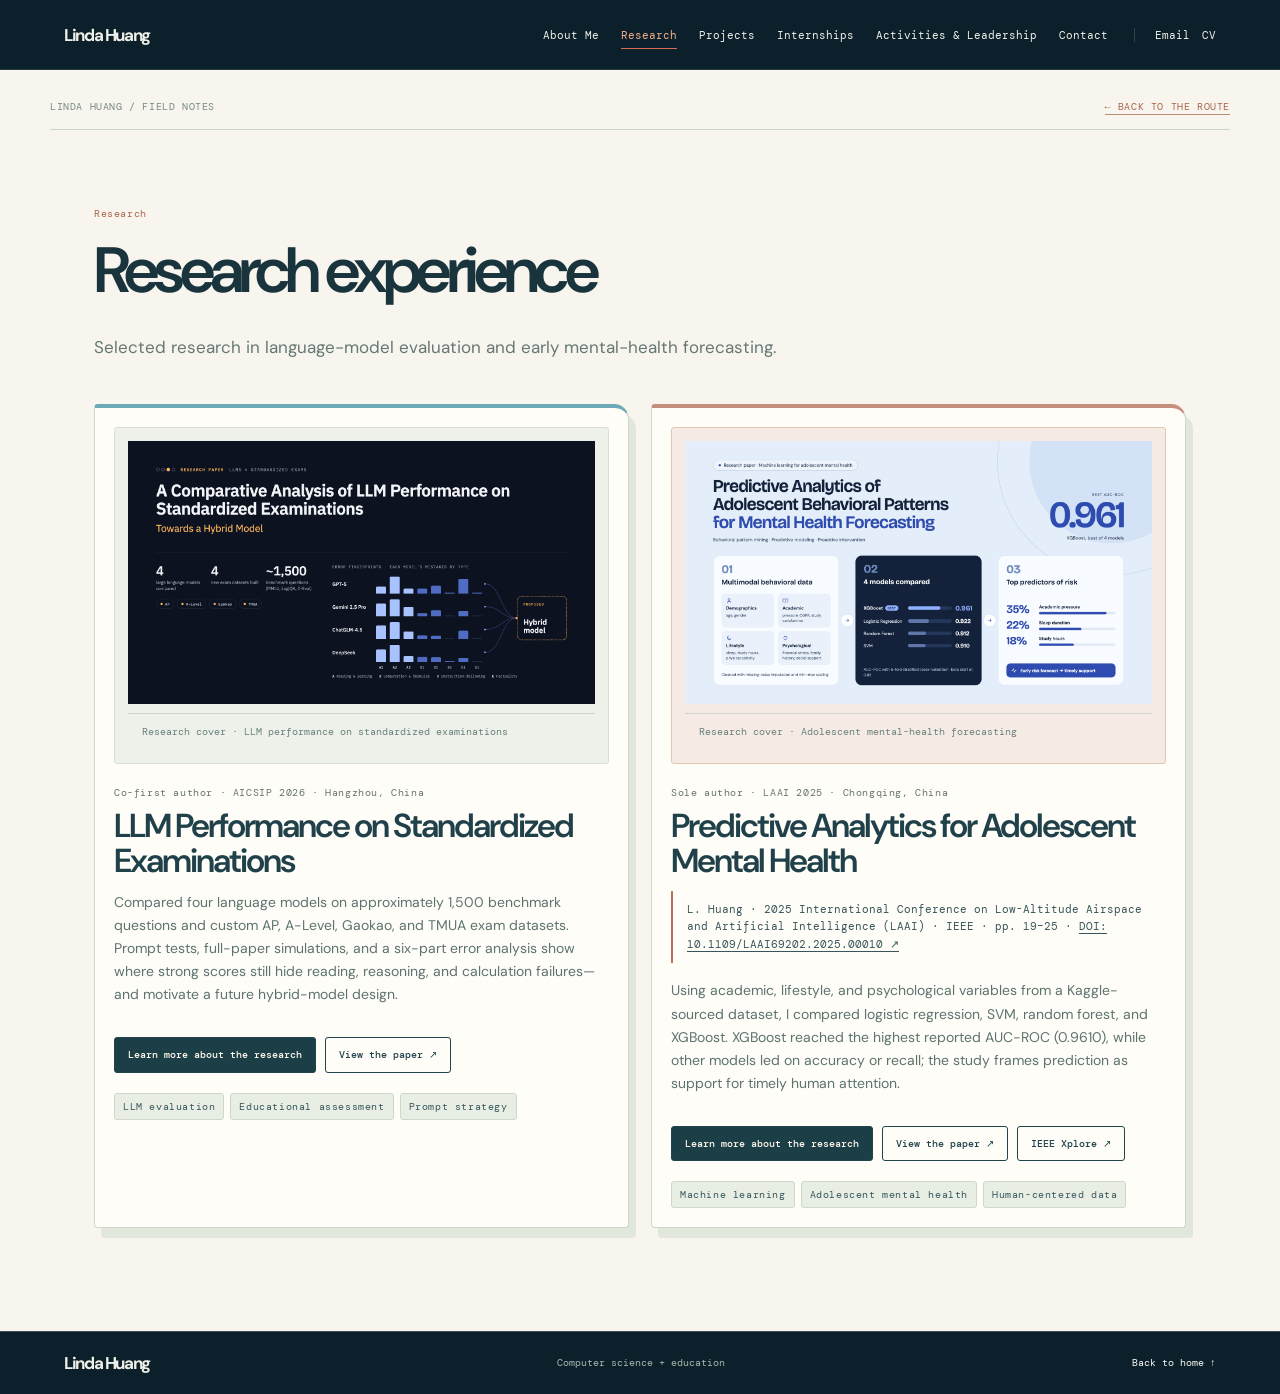
<file: research.html>
<!doctype html>
<html lang="en">
<head><meta charset="UTF-8"><meta name="viewport" content="width=device-width,initial-scale=1"><meta name="description" content="Research experience by Linda Huang in language-model evaluation and mental-health technology."><title>Research · Linda Huang</title><link rel="preconnect" href="https://fonts.googleapis.com"><link rel="preconnect" href="https://fonts.gstatic.com" crossorigin><link href="https://fonts.googleapis.com/css2?family=DM+Mono:wght@400;500&family=DM+Sans:wght@400;500;700&family=Playfair+Display:ital,wght@0,600;1,500&display=swap" rel="stylesheet"><link rel="stylesheet" href="styles.css?v=20261101-editorial"><link rel="stylesheet" href="editorial.css?v=20261103-llm-cover-v1">  <link rel="stylesheet" href="book.css?v=20261109-paper-citation-v1">
</head>
<style id="no-research-numbers">#research .item-number{display:none}.research-item{grid-template-columns:1fr}</style><body class="page-research">
<header class="nav"><a class="brand" href="index.html#top">Linda Huang</a><nav><a href="about.html">About Me</a><a class="active" href="research.html">Research</a><a href="projects.html">Projects</a><a href="internship.html">Internships</a><a href="extracurricular.html">Activities &amp; Leadership</a><a href="contact.html">Contact</a></nav><div class="nav-social"><a href="contact.html#email">Email</a><a href="resume.pdf" target="_blank" rel="noopener noreferrer">CV</a></div></header>
<main><section class="publications section" id="research"><div class="section-number">Research</div><h2>Research experience</h2><p class="section-intro">Selected research in language-model evaluation and early mental-health forecasting.</p><div class="research-list">
  <article class="research-item"><div class="research-content research-cover"><p class="item-meta">Co-first author · AICSIP 2026 · Hangzhou, China</p><figure class="research-card-image research-cover-image"><a href="research-llm.html"><img src="assets/research/llm-exams-cover.png" alt="Research cover for the LLM standardized-exam study, showing model error patterns and a proposed hybrid model" loading="lazy" width="1600" height="900"></a><figcaption>Research cover · LLM performance on standardized examinations</figcaption></figure><h3>LLM Performance on Standardized Examinations</h3><p>Compared four language models on approximately 1,500 benchmark questions and custom AP, A-Level, Gaokao, and TMUA exam datasets. Prompt tests, full-paper simulations, and a six-part error analysis show where strong scores still hide reading, reasoning, and calculation failures—and motivate a future hybrid-model design.</p><div class="research-actions"><a class="button" href="research-llm.html">Learn more about the research</a><a class="button button-outline" href="research-llm-standardized-exams.pdf?v=20261103-final" target="_blank" rel="noopener noreferrer">View the paper ↗</a></div><div class="tags"><span>LLM evaluation</span><span>Educational assessment</span><span>Prompt strategy</span></div></div></article>
  <article class="research-item"><div class="research-content research-cover"><p class="item-meta">Sole author · LAAI 2025 · Chongqing, China</p><figure class="research-card-image research-cover-image"><a href="research-mental-health.html"><img src="assets/research/mental-health-cover.png" alt="Research cover summarizing adolescent mental-health forecasting data, model comparison, and key predictors" loading="lazy" width="1600" height="900"></a><figcaption>Research cover · Adolescent mental-health forecasting</figcaption></figure><h3>Predictive Analytics for Adolescent Mental Health</h3><p class="research-publication">L. Huang · 2025 International Conference on Low-Altitude Airspace and Artificial Intelligence (LAAI) · IEEE · pp. 19–25 · <a href="https://doi.org/10.1109/LAAI69202.2025.00010" target="_blank" rel="noopener noreferrer">DOI: 10.1109/LAAI69202.2025.00010 ↗</a></p><p>Using academic, lifestyle, and psychological variables from a Kaggle-sourced dataset, I compared logistic regression, SVM, random forest, and XGBoost. XGBoost reached the highest reported AUC-ROC (0.9610), while other models led on accuracy or recall; the study frames prediction as support for timely human attention.</p><div class="research-actions"><a class="button" href="research-mental-health.html">Learn more about the research</a><a class="button button-outline" href="research-adolescent-mental-health.pdf" target="_blank" rel="noopener noreferrer">View the paper ↗</a><a class="button button-outline" href="https://ieeexplore.ieee.org/document/11538923/" target="_blank" rel="noopener noreferrer">IEEE Xplore ↗</a></div><div class="tags"><span>Machine learning</span><span>Adolescent mental health</span><span>Human-centered data</span></div></div></article>
</div></section></main>
<footer><a class="brand" href="index.html#top">Linda Huang</a><span>Computer science + education</span><a href="index.html#top">Back to home ↑</a></footer><script src="book.js?v=20261103-experiences-v1"></script></body></html>
</file>
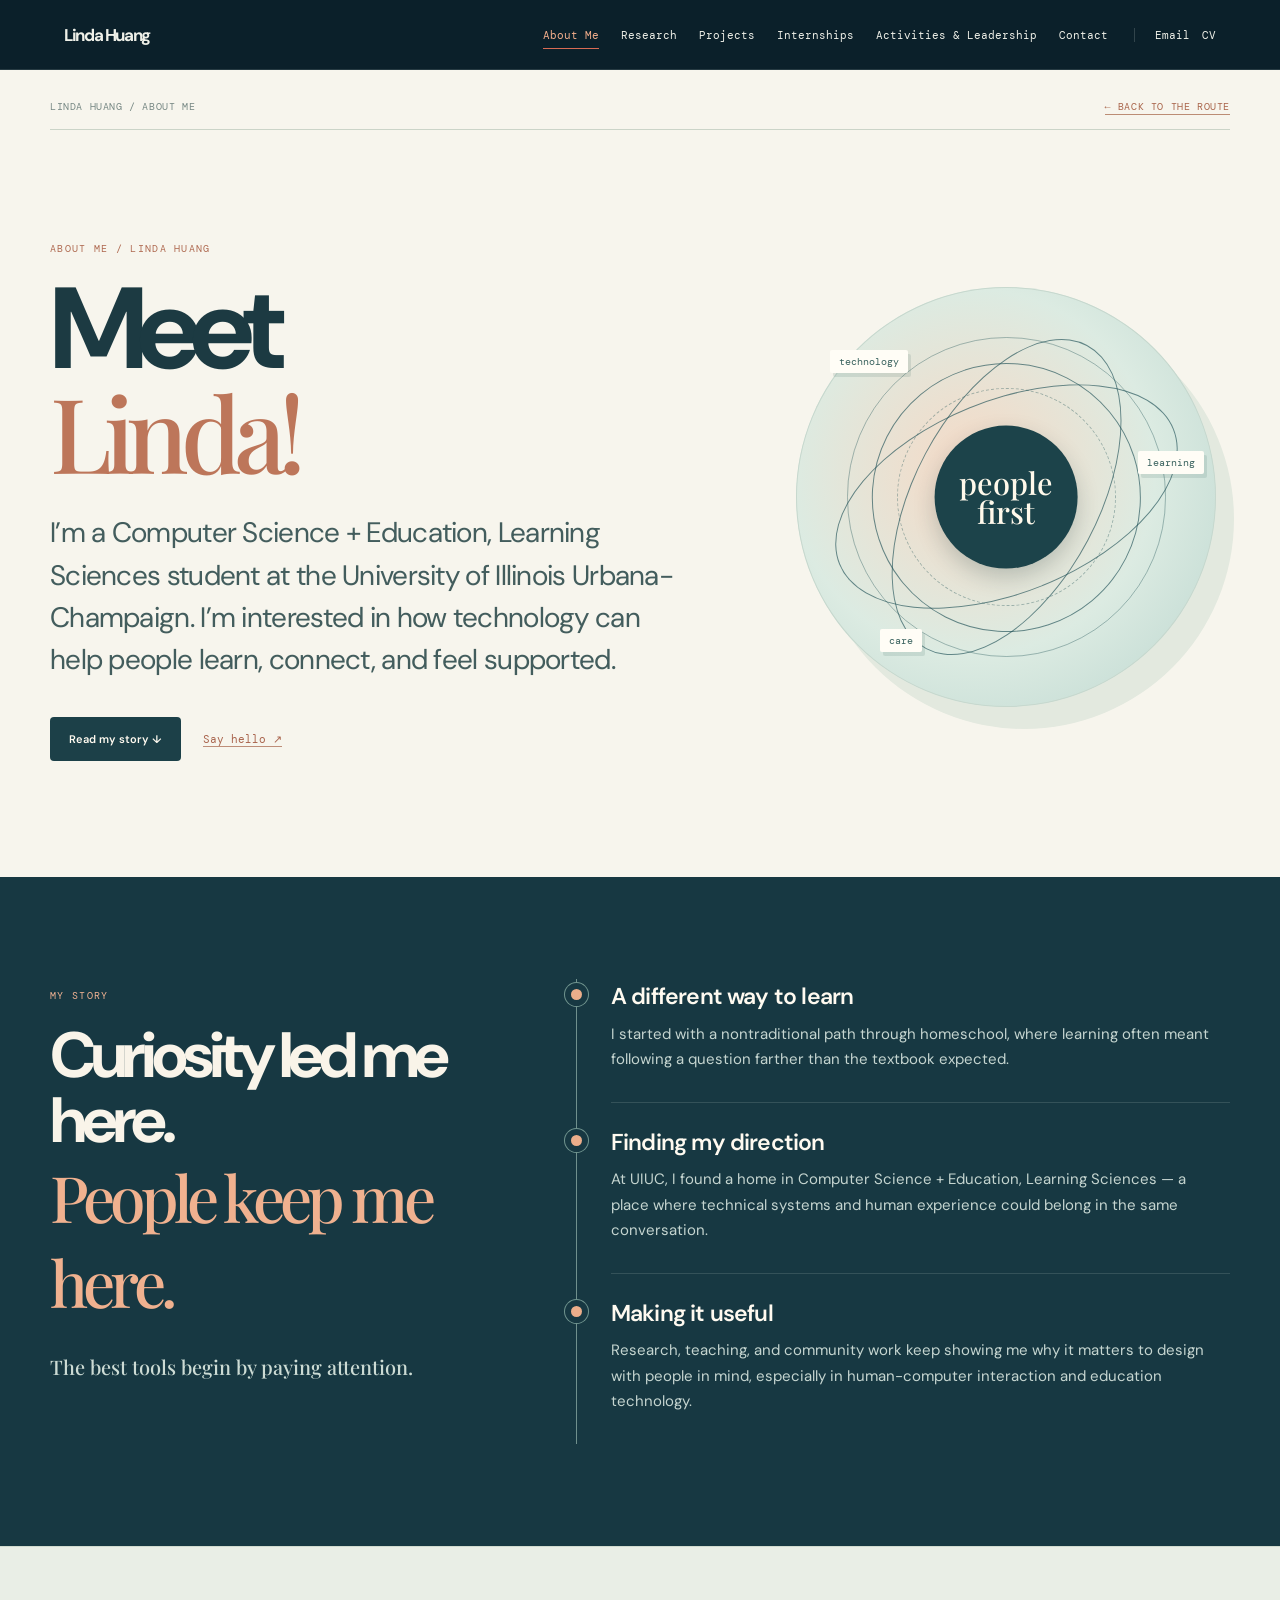
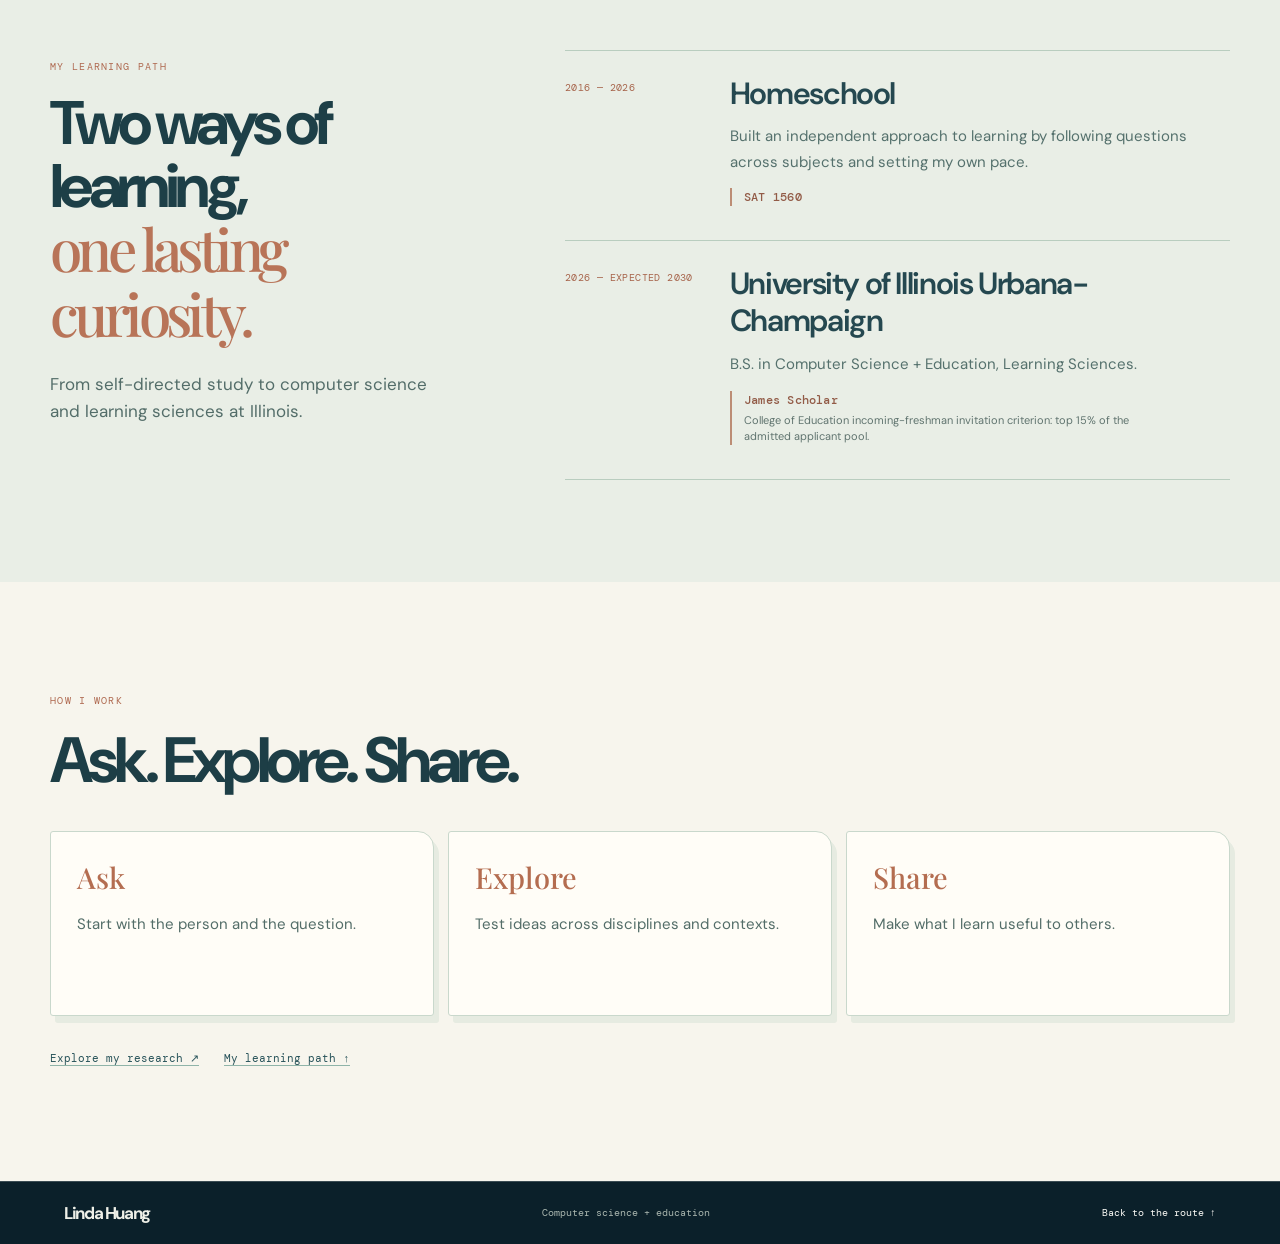
<file: story.html>
<!doctype html>
<html lang="en">
<head>
  <meta charset="UTF-8">
  <meta name="viewport" content="width=device-width,initial-scale=1">
  <meta http-equiv="refresh" content="0;url=about.html#story">
  <link rel="canonical" href="https://lingyahuang.com/about.html#story">
  <title>My Story · Linda Huang</title>
</head>
<body>
  <p>My story is now part of <a href="about.html#story">Meet Linda!</a></p>
  <script>location.replace('about.html#story');</script>
</body>
</html>
</file>
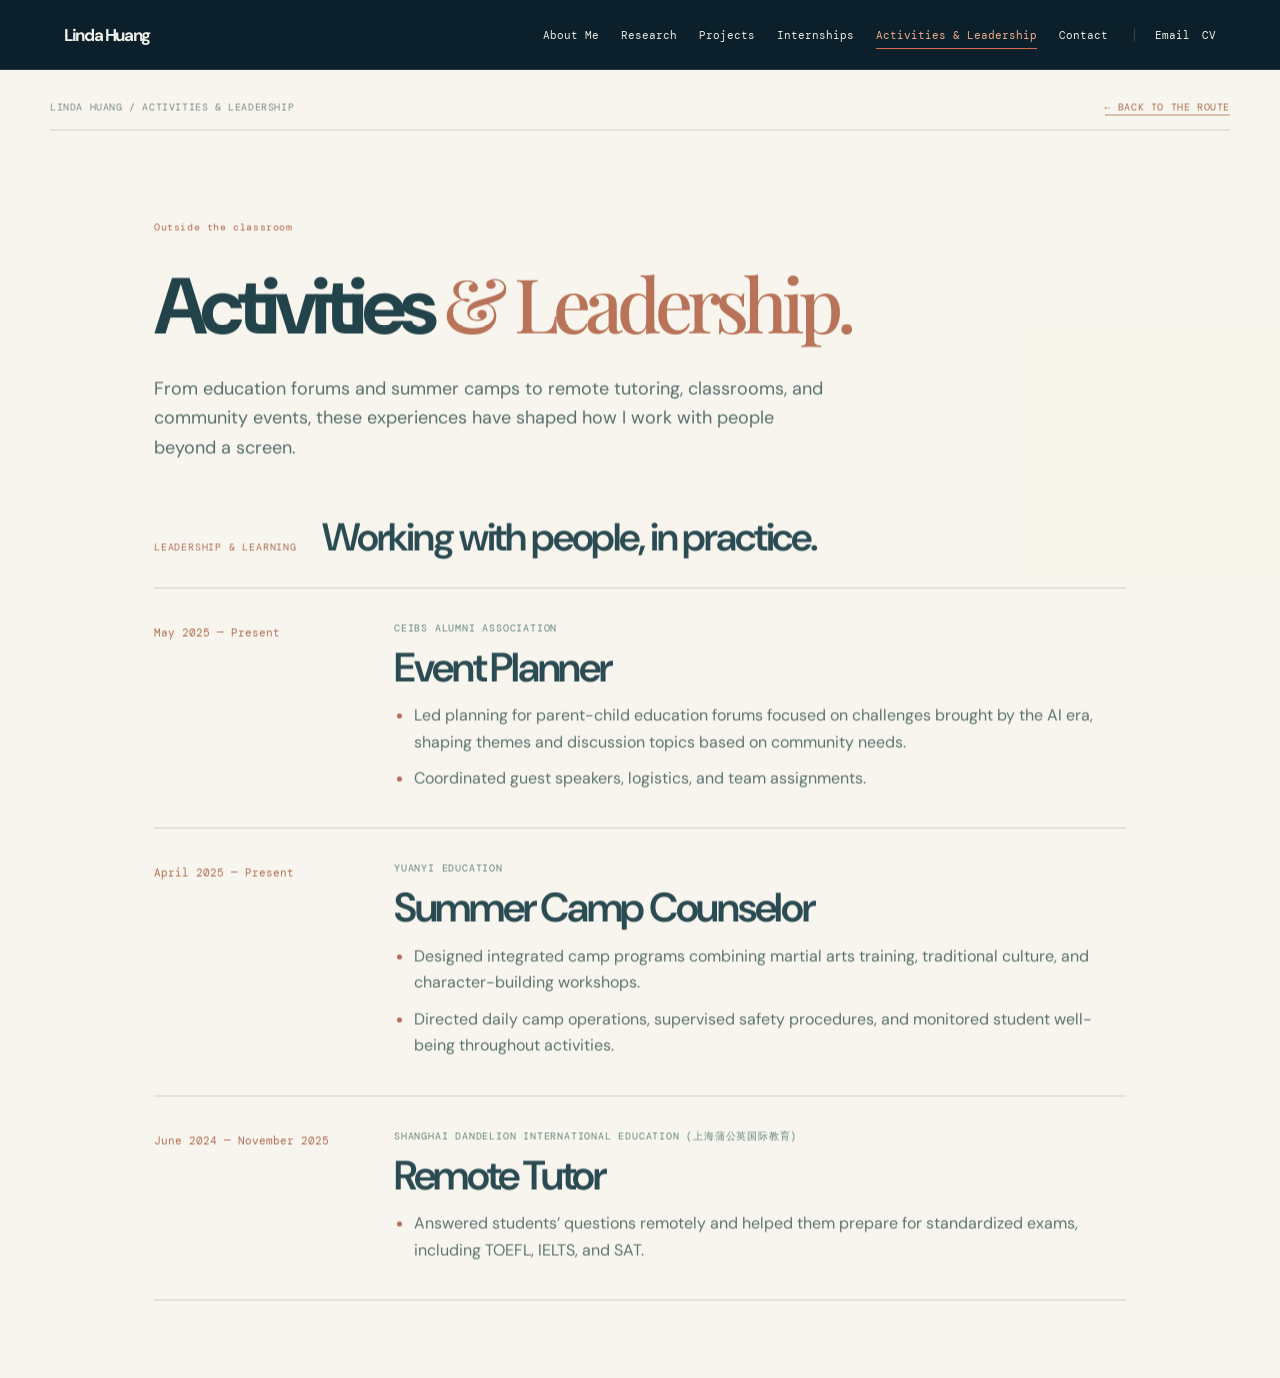
<file: volunteer.html>
<!doctype html>
<html lang="en">
<head>
  <meta charset="UTF-8">
  <meta name="viewport" content="width=device-width,initial-scale=1">
  <meta http-equiv="refresh" content="0;url=extracurricular.html#volunteering">
  <meta name="robots" content="noindex">
  <title>Volunteering &amp; Service · Linda Huang</title>
  <link rel="canonical" href="https://lingyahuang.com/extracurricular.html#volunteering">
</head>
<body>
  <p>Volunteer experience is now part of <a href="extracurricular.html#volunteering">Activities &amp; Leadership</a>.</p>
</body>
</html>
</file>
<file: styles.css>
:root{--ink:#21302e;--paper:#fbfaf6;--cream:#f0efe8;--sage:#dbe7db;--peach:#e8bba6;--accent:#d86b54;--muted:#68736f;--line:#ccd4cd;--serif:'Playfair Display',Georgia,serif;--sans:'DM Sans',Arial,sans-serif;--mono:'DM Mono',monospace}*{box-sizing:border-box}html{scroll-behavior:smooth}body{margin:0;background:var(--paper);color:var(--ink);font:15px/1.65 var(--sans)}.nav{height:70px;padding:0 5vw;display:flex;align-items:center;gap:26px;border-bottom:1px solid var(--line);background:rgba(251,250,246,.94);position:sticky;top:0;z-index:10;backdrop-filter:blur(12px)}.brand{font:700 17px var(--sans);letter-spacing:-.08em;color:var(--ink);text-decoration:none}.brand span{color:var(--accent);font-size:21px;margin-left:3px}.nav-search{font:11px var(--mono);color:var(--muted);display:flex;gap:7px;align-items:center}.nav-search:first-letter{font-size:22px}.nav>nav{display:flex;gap:22px;margin-left:auto}.nav nav a,.nav-social a,footer a{color:var(--ink);font:10px var(--mono);text-decoration:none}.nav nav a:hover,.nav-social a:hover,footer a:hover{color:var(--accent)}.nav-social{display:flex;gap:12px;border-left:1px solid var(--line);padding-left:20px}.section{padding:105px 12vw}.hero{min-height:calc(100vh - 70px);display:grid;grid-template-columns:1fr .8fr;gap:10vw;align-items:center;padding-top:85px;padding-bottom:95px;background:var(--sage)}.eyebrow,.section-number,.item-meta,.tags,.timeline>article>span{font:10px var(--mono);letter-spacing:.06em}.eyebrow{color:var(--accent);text-transform:uppercase}.hero h1{font-size:clamp(66px,9vw,135px);line-height:.82;letter-spacing:-.09em;margin:20px 0 28px;font-weight:600}.hero h1 em,.about h2 em,.contact h2 em{font-family:var(--serif);font-weight:500;letter-spacing:-.08em;color:var(--accent)}.hero-role{font:500 20px/1.3 var(--sans);max-width:420px}.hero-actions{display:flex;gap:22px;align-items:center;margin-top:36px}.button{background:var(--ink);color:var(--paper);text-decoration:none;padding:12px 16px;font-size:11px;font-weight:600;border-radius:4px}.button span{color:var(--peach);padding-left:12px}.text-link{color:var(--ink);font:11px var(--mono);text-decoration:none;border-bottom:1px solid currentColor}.hero-right{align-self:stretch;display:flex;flex-direction:column;justify-content:center}.portrait{height:390px;background:var(--peach);border:1px solid var(--ink);position:relative;display:grid;place-items:center;overflow:hidden}.portrait:before{content:'';position:absolute;width:76%;height:76%;border:1px solid var(--ink);border-radius:50%;transform:rotate(24deg)}.portrait-head{width:170px;height:170px;border-radius:50%;background:var(--paper);border:1px solid var(--ink);display:grid;place-items:center;font:500 35px var(--serif);z-index:1;box-shadow:13px 13px 0 var(--ink)}.portrait-caption{position:absolute;bottom:20px;left:20px;font:10px var(--mono);line-height:1.3}.portrait-star{position:absolute;right:20px;top:20px;font-size:24px}.location{font:10px var(--mono);line-height:1.4;margin:14px 0 0;color:var(--muted)}.location span{color:var(--accent)}.section-number{color:var(--accent);margin-bottom:42px}.section h2{font-size:clamp(40px,5.5vw,78px);line-height:1;letter-spacing:-.075em;margin:0 0 30px;font-weight:600}.about{background:var(--paper)}.about-layout{display:grid;grid-template-columns:1fr .85fr;gap:10vw}.about-copy{max-width:450px;color:var(--muted)}.about-copy p{margin:0 0 22px}.focus-tags{display:flex;gap:8px;flex-wrap:wrap;margin-top:34px}.focus-tags span,.tags span{border:1px solid var(--line);background:rgba(255,255,255,.5);padding:6px 8px;border-radius:3px;font:10px var(--mono)}.publications{background:var(--cream)}.section-intro{max-width:450px;color:var(--muted);margin:-10px 0 48px}.research-list{border-top:1px solid var(--line)}.research-item{display:grid;grid-template-columns:65px 1fr;gap:20px;padding:34px 0;border-bottom:1px solid var(--line)}.item-number{font:11px var(--mono);color:var(--accent)}.item-meta{color:var(--muted);margin:0 0 12px}.research-item h3,.project h3,.timeline h3{font-size:clamp(24px,3vw,40px);line-height:1.05;letter-spacing:-.06em;margin:0 0 15px;font-weight:600}.research-item p:not(.item-meta){max-width:790px;color:var(--muted);margin:0 0 18px}.tags{display:flex;gap:6px;flex-wrap:wrap}.projects{background:var(--paper)}.project-grid{display:grid;grid-template-columns:repeat(2,1fr);gap:20px}.project{border:1px solid var(--line);background:var(--white);min-height:440px}.project-image{height:220px;display:grid;place-items:center;border-bottom:1px solid var(--line);font:75px var(--serif);background:var(--peach)}.project-parent{background:var(--sage)}.project-body{padding:24px}.project-body>span{font:10px var(--mono);color:var(--accent)}.project-body h3{margin-top:18px}.project-body p{color:var(--muted);margin-bottom:20px}.experience{background:var(--sage)}.timeline{border-top:1px solid var(--line)}.timeline article{display:grid;grid-template-columns:180px 1fr;gap:20px;padding:25px 0;border-bottom:1px solid var(--line)}.timeline article>span{color:var(--accent);padding-top:4px}.timeline h3{font-size:25px;margin-bottom:8px}.timeline p{color:var(--muted);margin:0;max-width:630px}.contact{background:var(--ink);color:var(--paper)}.contact .section-number{color:var(--peach)}.contact h2 em{color:var(--peach)}.contact>p{max-width:450px;color:#bdc7c1;margin-bottom:32px}.contact-email{font:500 clamp(24px,3.5vw,48px) var(--serif);color:var(--paper);text-decoration:none;border-bottom:1px solid var(--peach)}.contact-email span{color:var(--peach);font-family:var(--sans)}.contact-footer{display:flex;justify-content:space-between;gap:15px;margin-top:130px;color:#aab6af;font:10px var(--mono)}footer{display:flex;justify-content:space-between;align-items:center;padding:20px 5vw;background:var(--ink);color:#aab6af;border-top:1px solid rgba(251,250,246,.2)}footer span{font:10px var(--mono)}footer a{color:var(--paper)}@media(max-width:780px){.nav{height:64px;padding:0 6vw;gap:14px}.nav-search,.nav-social{display:none}.nav>nav{gap:12px}.nav nav a{font-size:9px}.section{padding:78px 7vw}.hero{display:block;min-height:auto;padding-top:75px}.hero h1{font-size:clamp(66px,19vw,105px)}.hero-role{font-size:17px}.hero-actions{flex-wrap:wrap}.hero-right{margin-top:60px}.portrait{height:310px}.portrait-head{width:140px;height:140px}.about-layout{display:block}.about-copy{margin-top:35px}.research-item{grid-template-columns:35px 1fr;gap:10px}.research-item h3{font-size:28px}.project-grid{grid-template-columns:1fr}.timeline article{display:block}.timeline article>span{display:block;margin-bottom:10px}.contact-footer{flex-direction:column;margin-top:90px}footer{padding:18px 7vw;gap:12px;flex-wrap:wrap}footer>span{width:100%;order:3}}
 .portrait-head{font:600 17px var(--sans);letter-spacing:-.06em;text-align:center}
 .mindjoy-link{display:inline-block;margin-top:18px;padding:9px 12px;background:var(--ink);color:var(--paper);font:500 10px var(--mono);text-decoration:none;border-radius:3px}.mindjoy-link:hover{background:var(--accent);color:var(--paper)}
 .education-feature{display:flex;justify-content:space-between;align-items:flex-end;gap:30px;padding:28px 30px;margin:0 0 34px;background:var(--peach);border:1px solid var(--ink)}.education-label{font:10px var(--mono);color:var(--accent);text-transform:uppercase;letter-spacing:.06em}.education-feature h3{font-size:clamp(25px,3vw,42px);line-height:1;letter-spacing:-.06em;margin:15px 0 10px}.education-feature p{color:var(--muted);margin:0}.education-feature strong{font-size:clamp(42px,6vw,80px);letter-spacing:-.09em;color:rgba(33,48,46,.2)}@media(max-width:780px){.education-feature{display:block;padding:24px}.education-feature strong{display:block;margin-top:22px}}
 .hero-education{max-width:520px;margin:15px 0 0;color:var(--ink);font:500 11px/1.5 var(--mono);text-transform:uppercase;letter-spacing:.04em}.hero-role+.hero-education{border-left:2px solid var(--accent);padding-left:12px}
 .hero-education span{display:block}.hero-education span+span{margin-top:4px;color:var(--muted)}
 .hero-right{align-self:center;display:block}.hero-panel{background:var(--paper);border:1px solid var(--ink);box-shadow:10px 10px 0 var(--ink);padding:25px 26px;max-width:460px}.hero-panel-top,.hero-panel-footer{display:flex;justify-content:space-between;align-items:center;font:10px var(--mono);text-transform:uppercase;letter-spacing:.05em}.hero-panel-top{padding-bottom:20px;border-bottom:1px solid var(--line);color:var(--accent)}.hero-panel-top i{font-style:normal;color:var(--muted)}.hero-panel-main{display:flex;gap:15px;align-items:flex-start;padding:27px 0}.panel-mark{flex:0 0 auto;width:52px;height:52px;display:grid;place-items:center;background:var(--peach);border:1px solid var(--ink);border-radius:50%;font:500 15px var(--serif)}.hero-panel-main strong{display:block;font-size:20px;line-height:1.12;letter-spacing:-.04em}.hero-panel-main p{color:var(--muted);font-size:12px;line-height:1.55;margin:9px 0 0}.hero-panel-details{display:grid;grid-template-columns:repeat(3,1fr);gap:14px;padding:20px 0;border-top:1px solid var(--line);border-bottom:1px solid var(--line)}.hero-panel-details span{display:block;color:var(--accent);font:9px var(--mono);text-transform:uppercase;margin-bottom:7px}.hero-panel-details b{font:500 11px/1.35 var(--sans)}.hero-panel-footer{padding-top:17px;color:var(--muted);font-size:9px}.hero-panel-footer a{color:var(--ink);text-decoration:none}.hero-panel-footer a:hover{color:var(--accent)}@media(max-width:780px){.hero-panel{max-width:none;padding:21px 19px;box-shadow:6px 6px 0 var(--ink)}.hero-panel-details{gap:8px}.hero-panel-details b{font-size:10px}.hero-panel-main strong{font-size:18px}}
 .story{background:var(--peach)}.story .section-number{color:var(--ink)}.story-layout{display:grid;grid-template-columns:1fr .85fr;gap:10vw}.story h2{font-size:clamp(40px,5.5vw,78px);line-height:1;letter-spacing:-.075em;margin:0}.story h2 em{font-family:var(--serif);font-weight:500;color:var(--accent)}.story-copy{max-width:450px;color:var(--muted)}.story-copy p{margin:0 0 21px}.story-steps{display:grid;grid-template-columns:repeat(3,1fr);gap:0;margin-top:75px;border-top:1px solid var(--ink);border-bottom:1px solid var(--ink)}.story-steps>div{padding:20px 18px 22px;border-right:1px solid var(--ink)}.story-steps>div:last-child{border-right:0}.story-steps span{display:block;color:var(--accent);font:10px var(--mono);margin-bottom:20px}.story-steps b{font:600 22px var(--serif)}.story-steps p{color:var(--muted);font-size:12px;line-height:1.4;margin:8px 0 0}@media(max-width:780px){.story-layout{display:block}.story-copy{margin-top:32px}.story-steps{grid-template-columns:1fr;margin-top:50px}.story-steps>div{border-right:0;border-bottom:1px solid var(--ink)}.story-steps>div:last-child{border-bottom:0}}
 .hero.hero-solo{grid-template-columns:1fr}.hero.hero-solo .hero-left{max-width:940px}
 .project-security{background:var(--sage)}.project-robot{background:var(--peach)}
 .contact-linkedin,.contact-github{display:inline-block;margin:22px 0 0;color:var(--paper);font:11px var(--mono);text-decoration:none;border-bottom:1px solid var(--peach);padding-bottom:3px}.contact-linkedin:hover,.contact-github:hover{color:var(--peach)}
 .contact-email,.contact-linkedin,.contact-github{display:block;width:max-content}.contact-linkedin,.contact-github{font:500 clamp(24px,3.5vw,48px) var(--serif);margin-top:24px;padding-bottom:8px}
 #contact{scroll-margin-top:82px}.contact-email.is-highlighted{color:var(--peach);border-bottom-color:var(--paper);text-shadow:0 0 18px rgba(232,187,166,.68);animation:contact-email-highlight 2.4s ease-out both}@keyframes contact-email-highlight{0%,100%{transform:translateX(0)}18%{transform:translateX(5px)}36%{transform:translateX(-4px)}54%{transform:translateX(3px)}72%{transform:translateX(-2px)}}
/* Research media */
.project{background:var(--paper)}
.research-content{min-width:0}.research-media{margin:28px 0 22px;border:1px solid var(--ink);background:var(--paper);padding:18px 20px;color:var(--ink);font:10px var(--mono);overflow:hidden}.media-kicker{color:var(--accent);letter-spacing:.08em;margin-bottom:18px}.model-row{display:grid;grid-template-columns:72px 1fr 28px;gap:10px;align-items:center;margin:12px 0}.model-row b{font-weight:500;text-align:right}.bar{display:block;height:9px;background:var(--peach);border-right:18px solid var(--ink)}.bar-one{width:96%}.bar-two{width:88%}.bar-three{width:80%}.media-foot{display:flex;justify-content:space-between;gap:12px;border-top:1px solid var(--line);padding-top:13px;margin-top:18px;color:var(--muted);font-size:9px}.signal-map{height:150px;position:relative;background:var(--sage);border:1px solid var(--line)}.signal-node{position:absolute;display:grid;place-items:center;border:1px solid var(--ink);border-radius:50%;background:var(--paper);height:42px;width:42px;z-index:1}.node-center{left:calc(50% - 21px);top:calc(50% - 21px);background:var(--peach);font-family:var(--serif);font-size:12px}.node-sleep{left:10%;top:16%}.node-stress{right:10%;top:16%}.node-study{left:10%;bottom:16%}.node-social{right:10%;bottom:16%;width:54px;border-radius:24px}.signal-line{position:absolute;height:1px;background:var(--ink);width:34%;left:33%;top:50%;transform-origin:left center}.line-a{transform:rotate(-31deg)}.line-b{transform:rotate(31deg)}.line-c{transform:rotate(149deg)}.line-d{transform:rotate(-149deg)}@media(max-width:780px){.research-media{margin-top:24px;padding:15px}.model-row{grid-template-columns:64px 1fr 24px}.media-foot{display:block;line-height:1.6}.media-foot span{display:block}.media-foot span+span{margin-top:3px}}
.project-image svg{width:92px;height:92px;fill:none;stroke:var(--ink);stroke-width:2;stroke-linecap:round;stroke-linejoin:round}.project-image svg circle{fill:var(--paper)}.project-image svg path:first-child{fill:none}.project-image.project-security svg{stroke-width:2.5}.project-image.project-robot svg{width:110px;height:110px}
.project-image .generated-media{width:170px;height:128px;stroke-width:1.8}.generated-media .media-orb{fill:var(--paper);transform-origin:80px 58px;animation:media-breathe 3s ease-in-out infinite}.generated-media .media-orbit{fill:none;stroke:var(--accent);stroke-dasharray:5 7;transform-origin:80px 58px;animation:media-spin 8s linear infinite}.generated-media .media-dot{fill:var(--accent);stroke:none;animation:media-blink 2s ease-in-out infinite}.generated-media .media-scan{stroke:var(--peach);stroke-width:3;stroke-dasharray:12 8;animation:media-scan 2.6s linear infinite}.generated-media .media-bubble{fill:var(--paper);animation:media-float 3.5s ease-in-out infinite}.generated-media .bubble-two{animation-delay:1s}@keyframes media-breathe{0%,100%{transform:scale(.96)}50%{transform:scale(1.06)}}@keyframes media-spin{to{transform:rotate(360deg)}}@keyframes media-blink{0%,100%{opacity:.35}50%{opacity:1}}@keyframes media-scan{to{stroke-dashoffset:-40}}@keyframes media-float{0%,100%{transform:translateY(5px);opacity:.4}50%{transform:translateY(-8px);opacity:1}}
.mental-health-icon{width:180px;height:150px;fill:none;stroke:var(--ink);stroke-linecap:round;stroke-linejoin:round}.mental-health-icon .heart-shape{fill:rgba(232,187,166,.55);stroke-width:2}.mental-health-icon .pulse-line{stroke:var(--accent);stroke-width:2.5;stroke-dasharray:10 5;animation:mental-pulse 2.5s linear infinite}@keyframes mental-pulse{to{stroke-dashoffset:-45}}
.mental-health-icon .brain-shape{fill:rgba(232,187,166,.55);stroke-width:2}.mental-health-icon .brain-fold{stroke:var(--accent);stroke-width:1.5}.mental-health-icon .signal-node-real{fill:var(--accent);stroke:none}.mental-health-icon .signal-connector{stroke:var(--muted);stroke-width:1;stroke-dasharray:3 4}.mental-health-icon .detect-line{stroke:var(--accent);stroke-width:2;stroke-dasharray:8 5;animation:mental-pulse 2.5s linear infinite}
.nav nav a.active{color:var(--accent)}
body::before{content:'';position:fixed;inset:0;z-index:1000;pointer-events:none;background:var(--paper);animation:page-fade-curtain .65s ease-out both}.page-about::before{background:var(--peach);animation:about-flash .8s cubic-bezier(.2,.8,.2,1) both}.page-story::before{background:var(--peach);animation:story-flash .8s cubic-bezier(.2,.8,.2,1) both}.page-research::before{background:var(--cream);animation:research-flash .8s cubic-bezier(.2,.8,.2,1) both}.page-projects::before{background:var(--sage);transform-origin:50% 50%;animation:projects-flash .85s cubic-bezier(.2,.8,.2,1) both}.page-education::before{background:var(--sage);animation:education-flash .8s cubic-bezier(.2,.8,.2,1) both}.page-contact::before{background:var(--ink);animation:contact-flash .8s ease-out both}@keyframes page-fade-curtain{0%{opacity:1}100%{opacity:0}}@keyframes about-flash{0%{clip-path:inset(0 0 0 0)}100%{clip-path:inset(0 100% 0 0)}}@keyframes story-flash{0%{clip-path:inset(0 0 100% 0)}100%{clip-path:inset(100% 0 0 0)}}@keyframes research-flash{0%{clip-path:inset(0 0 0 0)}100%{clip-path:inset(0 0 0 100%)}}@keyframes projects-flash{0%{transform:scale(1);opacity:1}100%{transform:scale(.05);opacity:0}}@keyframes education-flash{0%{clip-path:inset(100% 0 0 0)}100%{clip-path:inset(0 0 100% 0)}}@keyframes contact-flash{0%{opacity:1}100%{opacity:0}}@media(prefers-reduced-motion:reduce){body::before{animation:none!important;opacity:0!important}}
/* Page transitions: center-led motion, with no left-to-right wipes. */
body::before,.page-home::before,.page-about::before,.page-story::before,.page-research::before,.page-projects::before,.page-education::before,.page-contact::before{animation:page-fade-curtain .42s ease-out both}
.page-home main,.page-about main{transform-origin:50% 50%;animation:center-zoom-in .85s cubic-bezier(.2,.8,.2,1) both}
.page-story main,.page-education main{transform-origin:50% 50%;animation:blinds-open .9s cubic-bezier(.2,.8,.2,1) both}
.page-research main{transform-origin:50% 50%;animation:center-pop-in .9s cubic-bezier(.2,.8,.2,1) both}
.page-projects main{transform-origin:50% 50%;animation:project-pop-in .95s cubic-bezier(.2,.8,.2,1) both}
.page-contact main{transform-origin:50% 50%;animation:contact-center-in .85s cubic-bezier(.2,.8,.2,1) both}
@keyframes center-zoom-in{0%{opacity:0;transform:scale(.86);filter:blur(5px)}68%{opacity:1;transform:scale(1.025);filter:blur(0)}100%{opacity:1;transform:scale(1)}}
@keyframes blinds-open{0%{opacity:0;transform:scaleY(.06);filter:blur(3px)}58%{opacity:1;transform:scaleY(.06);filter:blur(0)}100%{opacity:1;transform:scaleY(1)}}
@keyframes center-pop-in{0%{opacity:0;transform:scale(.72) rotate(-1.5deg);filter:blur(4px)}72%{opacity:1;transform:scale(1.035) rotate(.25deg);filter:blur(0)}100%{opacity:1;transform:scale(1) rotate(0)}}
@keyframes project-pop-in{0%{opacity:0;transform:scale(.68)}62%{opacity:1;transform:scale(1.045)}100%{opacity:1;transform:scale(1)}}
@keyframes contact-center-in{0%{opacity:0;transform:scale(.9);filter:blur(7px)}100%{opacity:1;transform:scale(1);filter:blur(0)}}
@media(prefers-reduced-motion:reduce){.page-home main,.page-about main,.page-story main,.page-research main,.page-projects main,.page-education main,.page-contact main{animation:none!important}}
.nav{animation:nav-drop .7s cubic-bezier(.2,.8,.2,1) both}.nav nav a{position:relative;transition:color .25s ease,transform .25s ease}.nav nav a:hover{transform:translateY(-2px)}.nav nav a::after{content:'';position:absolute;left:0;right:100%;bottom:-7px;height:1px;background:var(--accent);transition:right .3s ease}.nav nav a:hover::after,.nav nav a.active::after{right:0}.button,.text-link,.mindjoy-link,.contact-linkedin,.contact-github{transition:transform .25s ease,background-color .25s ease,color .25s ease,box-shadow .25s ease}.button:hover,.text-link:hover,.mindjoy-link:hover,.contact-linkedin:hover,.contact-github:hover{transform:translateY(-3px)}.button:hover{box-shadow:5px 5px 0 var(--peach)}.hero .portrait{animation:soft-float 6s ease-in-out infinite}.hero-panel{animation:panel-enter .9s .18s cubic-bezier(.2,.8,.2,1) both}.project,.story-steps>div{transition:transform .35s ease,box-shadow .35s ease,border-color .35s ease}.project:hover{transform:translateY(-8px);box-shadow:10px 12px 0 var(--ink);border-color:var(--ink)}.project:hover .project-image{background-color:var(--sage)}.story-steps>div:hover{transform:translateY(-4px);background:rgba(251,250,246,.2)}.focus-tags span,.tags span{transition:transform .2s ease,background-color .2s ease,border-color .2s ease}.focus-tags span:hover,.tags span:hover{transform:translateY(-3px);background:var(--peach);border-color:var(--ink)}.motion-reveal{opacity:0;transform:translateY(26px);transition:opacity .75s cubic-bezier(.2,.8,.2,1) var(--reveal-delay,0ms),transform .75s cubic-bezier(.2,.8,.2,1) var(--reveal-delay,0ms)}.motion-reveal.is-visible{opacity:1;transform:none}@keyframes nav-drop{from{opacity:0;transform:translateY(-14px)}to{opacity:1;transform:none}}@keyframes soft-float{0%,100%{transform:translateY(0) rotate(0)}50%{transform:translateY(-8px) rotate(.5deg)}}@keyframes panel-enter{from{opacity:0;transform:translateX(28px) rotate(1deg)}to{opacity:1;transform:none}}@media(prefers-reduced-motion:reduce){*,*::before,*::after{animation-duration:.01ms!important;animation-iteration-count:1!important;scroll-behavior:auto!important;transition-duration:.01ms!important}.motion-reveal{opacity:1;transform:none}}
/* Research pages */
.research-actions{display:flex;align-items:center;gap:22px;flex-wrap:wrap;margin-top:25px}.research-actions .button{display:inline-block}.research-actions .text-link{display:inline-block}.detail-hero{background:var(--cream);padding-top:92px;padding-bottom:88px}.detail-kicker{font:10px var(--mono);letter-spacing:.08em;text-transform:uppercase;color:var(--accent);margin:0 0 22px}.detail-hero h1{font-size:clamp(48px,7vw,104px);line-height:.93;letter-spacing:-.085em;max-width:1040px;margin:0 0 30px}.detail-hero h1 em{font-family:var(--serif);font-weight:500;color:var(--accent);letter-spacing:-.075em}.detail-lede{max-width:700px;font-size:clamp(18px,2vw,25px);line-height:1.35;color:var(--muted);margin:0}.detail-section{background:var(--paper)}.detail-tint{background:var(--peach)}.detail-section-heading{max-width:780px;margin-bottom:46px}.detail-section-heading .section-number{margin-bottom:22px}.detail-section-heading h2{margin-bottom:0}.metric-grid{display:grid;grid-template-columns:repeat(4,1fr);border-top:1px solid var(--ink);border-bottom:1px solid var(--ink);margin-bottom:40px}.metric-grid>div{padding:24px 18px;border-right:1px solid var(--ink)}.metric-grid>div:last-child{border-right:0}.metric-grid strong{display:block;font:600 clamp(36px,5vw,70px)/.9 var(--serif);letter-spacing:-.07em;color:var(--accent);margin-bottom:12px}.metric-grid span{display:block;font:10px/1.4 var(--mono);text-transform:uppercase;letter-spacing:.05em}.detail-copy{max-width:780px;color:var(--muted);font-size:17px;line-height:1.65}.detail-copy p{margin:0 0 20px}.detail-copy p:last-child{margin-bottom:0}.detail-columns{display:grid;grid-template-columns:1fr 1fr;gap:8vw}.detail-columns h3{font-size:24px;letter-spacing:-.05em;margin:0 0 18px}.detail-columns p{max-width:470px;color:var(--muted);line-height:1.6}.detail-list{padding:0;margin:0;list-style:none;max-width:500px;color:var(--muted)}.detail-list li{border-top:1px solid rgba(33,48,46,.3);padding:14px 0 14px 25px;line-height:1.5;position:relative}.detail-list li::before{content:'+';position:absolute;left:0;color:var(--accent);font:16px var(--mono)}ol.detail-list{counter-reset:research-step}.detail-list li{counter-increment:research-step}.detail-columns ol.detail-list li::before{content:counter(research-step,decimal-leading-zero)}.result-grid{display:grid;grid-template-columns:repeat(3,1fr);gap:16px;margin-top:40px}.result-grid article{border:1px solid var(--line);padding:22px;background:var(--white)}.result-label{display:block;color:var(--accent);font:10px var(--mono);letter-spacing:.06em;text-transform:uppercase;margin-bottom:18px}.result-grid h3{font-size:24px;line-height:1.05;letter-spacing:-.05em;margin:0 0 12px}.result-grid p{color:var(--muted);line-height:1.5;margin:0}.data-table-wrap{overflow-x:auto;margin-top:38px}.data-table{width:100%;border-collapse:collapse;min-width:620px;font:12px var(--mono);background:var(--white)}.data-table caption{text-align:left;color:var(--muted);font-size:10px;line-height:1.4;margin-bottom:12px}.data-table th,.data-table td{text-align:left;border:1px solid var(--line);padding:13px 14px}.data-table th{background:var(--ink);color:var(--paper);font-weight:500}.data-table td:not(:first-child){white-space:nowrap}.detail-callout{border-left:3px solid var(--accent);max-width:760px;margin-top:40px;padding:6px 0 6px 22px}.detail-callout span{display:block;font:10px var(--mono);text-transform:uppercase;color:var(--accent);letter-spacing:.06em;margin-bottom:12px}.detail-callout p{font:500 24px/1.3 var(--serif);margin:0;max-width:700px}.feature-bars{max-width:760px;margin-bottom:38px}.feature-bars>div{margin-bottom:24px}.feature-bars span{display:flex;justify-content:space-between;gap:20px;margin-bottom:8px;font:11px var(--mono);text-transform:uppercase}.feature-bars i{font-style:normal;color:var(--accent)}.feature-bars em{display:block;height:14px;background:var(--accent);width:var(--bar-size);box-shadow:8px 0 0 var(--ink)}.detail-cta{display:flex;justify-content:space-between;align-items:flex-end;gap:40px;background:var(--ink);color:var(--paper)}.detail-cta .section-number{color:var(--peach);margin-bottom:22px}.detail-cta h2{max-width:700px;margin:0;color:var(--paper)}.detail-cta .text-link{color:var(--paper);border-color:var(--peach)}.page-research-detail main{animation:detail-page-in .85s cubic-bezier(.2,.8,.2,1) both}.page-research-detail .detail-hero{animation:detail-hero-in .8s .08s cubic-bezier(.2,.8,.2,1) both}.page-research-detail .detail-section{animation:detail-section-in .75s .2s cubic-bezier(.2,.8,.2,1) both}@keyframes detail-page-in{from{opacity:0;transform:scale(.96)}to{opacity:1;transform:none}}@keyframes detail-hero-in{from{opacity:0;transform:scale(.94)}to{opacity:1;transform:none}}@keyframes detail-section-in{from{opacity:0;transform:translateY(22px)}to{opacity:1;transform:none}}@media(max-width:780px){.detail-hero{padding-top:76px;padding-bottom:70px}.detail-hero h1{font-size:clamp(43px,13vw,72px)}.detail-lede{font-size:18px}.metric-grid{grid-template-columns:repeat(2,1fr)}.metric-grid>div:nth-child(2){border-right:0}.metric-grid>div:nth-child(-n+2){border-bottom:1px solid var(--ink)}.detail-columns,.result-grid{grid-template-columns:1fr;gap:28px}.detail-cta{display:block}.detail-cta .research-actions{margin-top:35px}}
/* Research figures */
.research-actions .button-outline{background:transparent;color:var(--ink);border:1px solid var(--ink);padding:11px 15px}.research-actions .button-outline:hover{background:var(--peach);color:var(--ink);box-shadow:5px 5px 0 var(--ink)}
.research-card-image{margin:24px 0 25px;border:1px solid var(--ink);background:var(--paper);overflow:hidden}.research-card-image img{display:block;width:100%;height:220px;object-fit:contain;padding:12px}.research-card-image figcaption,.paper-figure-grid figcaption{border-top:1px solid var(--line);padding:11px 14px;color:var(--muted);font:10px/1.4 var(--mono)}.paper-figures{background:var(--cream)}.paper-figure-grid{display:grid;grid-template-columns:repeat(2,1fr);gap:20px}.paper-figure-grid figure{margin:0;border:1px solid var(--ink);background:var(--paper);overflow:hidden}.paper-figure-grid img{display:block;width:100%;height:310px;object-fit:contain;padding:14px;background:var(--paper)}@media(max-width:780px){.research-card-image img{height:180px}.paper-figure-grid{grid-template-columns:1fr}.paper-figure-grid img{height:250px}}
.research-item{grid-template-columns:1fr}.research-item .item-number,#research .item-number,#projects .item-number{display:none}
/* Site navigation: a calm, consistent transition for every page. */
@view-transition{navigation:auto}
::view-transition-old(root){animation:site-page-out .16s ease-in both}
::view-transition-new(root){animation:site-page-in .42s cubic-bezier(.22,.8,.22,1) both}
@keyframes site-page-out{to{opacity:0;transform:scale(.995)}}
@keyframes site-page-in{from{opacity:0;transform:scale(.992);filter:blur(2px)}to{opacity:1;transform:scale(1);filter:blur(0)}}
body::before{display:none!important}
.page-home main,.page-about main,.page-story main,.page-research main,.page-projects main,.page-education main,.page-contact main,.page-research-detail main{transform-origin:50% 35%;animation:site-content-settle .46s cubic-bezier(.22,.8,.22,1) both}
.page-research-detail .detail-hero,.page-research-detail .detail-section{animation:none}
.nav{animation:site-nav-settle .36s cubic-bezier(.22,.8,.22,1) both}
@keyframes site-content-settle{from{opacity:0;transform:translateY(10px) scale(.996)}to{opacity:1;transform:none}}
@keyframes site-nav-settle{from{opacity:0;transform:translateY(-5px)}to{opacity:1;transform:none}}
@supports selector(::view-transition-new(root)){.page-home main,.page-about main,.page-story main,.page-research main,.page-projects main,.page-education main,.page-contact main,.page-research-detail main,.nav{animation:none}}
.motion-reveal{transform:translateY(14px);transition:opacity .48s cubic-bezier(.22,.8,.22,1) var(--reveal-delay,0ms),transform .48s cubic-bezier(.22,.8,.22,1) var(--reveal-delay,0ms)}
@media(prefers-reduced-motion:reduce){::view-transition-old(root),::view-transition-new(root){animation:none}.page-home main,.page-about main,.page-story main,.page-research main,.page-projects main,.page-education main,.page-contact main,.page-research-detail main,.nav{animation:none!important}}
</file>
<file: editorial.css>
/* A quieter, more connected layout for Linda's site. */
@view-transition { navigation: auto; }

body {
  min-height: 100vh;
  display: flex;
  flex-direction: column;
}

body::before { display: none !important; }
main { flex: 1; }
.nav,
.page-home main,
.page-about main,
.page-story main,
.page-research main,
.page-projects main,
.page-education main,
.page-contact main,
.page-research-detail main,
.page-research-detail .detail-hero,
.page-research-detail .detail-section { animation: none !important; }

.nav { border-bottom-color: var(--line); }
.nav nav a { font-size: 11px; }
.nav-social a { font-size: 11px; }
.button { display: inline-block; }
.button:focus-visible,
.plain-link:focus-visible,
.nav a:focus-visible,
.home-work-card a:focus-visible {
  outline: 2px solid var(--accent);
  outline-offset: 4px;
}

/* Inner pages should read like articles, not full-screen panels. */
.section { padding: 58px clamp(24px, 7vw, 110px); }
.section-number { margin-bottom: 14px; }
.section h2 { font-size: clamp(34px, 3.8vw, 52px); max-width: 1050px; }
.section-intro { max-width: 690px; margin: -8px 0 34px; font-size: 16px; }
.about,
.story,
.publications,
.projects,
.experience { background: var(--paper); }
.story,
.experience,
.projects { border-top: 1px solid var(--line); }
.story-layout,
.about-layout { gap: clamp(30px, 5vw, 76px); }
.story-copy,
.about-copy { color: var(--ink); font-size: 16px; }
.story-steps { margin-top: 42px; }
.story-steps > div { padding: 18px; }
.education-feature { padding: 22px 26px; }
.project { min-height: 0; }
.project-image { height: 165px; }
.project-body h3 { font-size: clamp(25px, 2.6vw, 34px); }
.research-item { padding: 32px 0; }
.page-research .research-content {
  display: grid;
  grid-template-columns: minmax(220px, 300px) minmax(0, 1fr);
  column-gap: clamp(26px, 4vw, 56px);
  align-items: start;
}
.page-research .research-content.research-cover { grid-template-columns: minmax(280px, 410px) minmax(0, 1fr); }
.page-research .research-card-image {
  grid-column: 1;
  grid-row: 1 / 6;
  margin: 0;
}
.page-research .research-card-image img { height: 205px; }
.page-research .research-card-image.research-cover-image img { height: auto; aspect-ratio: 16 / 9; object-fit: cover; padding: 0; }
.page-research .research-content > :not(.research-card-image) { grid-column: 2; }
.page-research .research-content .item-meta { margin: 0 0 10px; }
.page-research .research-content h3 { margin-bottom: 12px; }
.page-research .research-actions { margin: 10px 0 18px; }
.page-research-detail .detail-hero { padding-top: 52px; padding-bottom: 50px; }
.page-research-detail .detail-hero .section-number { margin-bottom: 9px; }
.page-research-detail .detail-hero h1 { font-size: clamp(38px, 4.3vw, 60px); line-height: 1.02; letter-spacing: -.065em; max-width: 960px; }
.page-research-detail .detail-lede { font-size: clamp(17px, 1.6vw, 21px); }
.paper-details { display: grid; grid-template-columns: repeat(2, minmax(0, 1fr)); gap: 16px 28px; max-width: 920px; margin: 34px 0 0; padding-top: 22px; border-top: 1px solid var(--line); }
.paper-details div { min-width: 0; }
.paper-details dt { margin-bottom: 6px; color: var(--accent); font: 10px/1.4 var(--mono); letter-spacing: .06em; text-transform: uppercase; }
.paper-details dd { margin: 0; color: var(--ink); font-size: 14px; line-height: 1.5; }
.page-research-detail .detail-section { padding-top: 66px; padding-bottom: 66px; }
.page-research-detail .detail-tint,
.paper-figures { background: var(--cream); }
.page-research-detail .detail-cta { padding-top: 58px; padding-bottom: 58px; }
.page-contact .contact { min-height: 0; }
.page-contact main { background: var(--ink); }
.page-contact .contact-footer { margin-top: 72px; }

/* Homepage: a concise index to the full pages. */
.page-home { background: var(--paper); }
.page-home main { width: 100%; }
.home-intro,
.home-work,
.home-projects,
.home-about,
.home-contact {
  padding: clamp(50px, 5.5vw, 86px) clamp(24px, 7vw, 110px);
  border-bottom: 1px solid var(--line);
}
.home-intro { padding-top: clamp(48px, 6vw, 92px); padding-bottom: clamp(55px, 7vw, 100px); }
.home-intro-meta {
  display: flex;
  justify-content: space-between;
  gap: 20px;
  color: var(--accent);
  font: 11px/1.4 var(--mono);
  text-transform: uppercase;
  letter-spacing: .06em;
  margin-bottom: 38px;
}
.home-intro-meta span:last-child { color: var(--muted); }
.home-intro-grid {
  display: grid;
  grid-template-columns: minmax(0, 1.05fr) minmax(330px, .75fr);
  gap: clamp(40px, 8vw, 130px);
  align-items: end;
}
.home-intro h1 {
  font: 600 clamp(78px, 10vw, 150px)/.9 var(--sans);
  letter-spacing: -.09em;
  margin: 0;
}
.home-intro h1 em {
  display: block;
  font-family: var(--serif);
  font-weight: 500;
  letter-spacing: -.08em;
  color: var(--accent);
}
.home-intro-copy { max-width: 520px; }
.home-intro-copy > p { color: var(--muted); margin: 0 0 16px; font-size: 16px; }
.home-intro-copy .home-lede { color: var(--ink); font-size: clamp(21px, 2.3vw, 29px); line-height: 1.35; font-weight: 500; }
.home-school {
  border-top: 1px solid var(--line);
  padding-top: 18px;
  margin-top: 27px;
  color: var(--muted);
  font: 11px/1.6 var(--mono);
}
.home-school span { display: block; }
.home-school span:first-child { color: var(--ink); }
.home-links { display: flex; flex-wrap: wrap; align-items: center; gap: 20px; margin-top: 26px; }
.plain-link {
  display: inline-flex;
  gap: 10px;
  align-items: center;
  color: var(--ink);
  font: 500 12px/1.5 var(--mono);
  text-decoration: none;
  border-bottom: 1px solid var(--accent);
  padding-bottom: 3px;
  transition: color .18s ease, border-color .18s ease;
}
.plain-link:hover { color: var(--accent); }
.plain-link span { font: 16px var(--sans); }
.home-section-head {
  display: flex;
  align-items: end;
  justify-content: space-between;
  gap: 30px;
  margin-bottom: 30px;
}
.home-kicker,
.home-card-meta {
  margin: 0 0 13px;
  color: var(--accent);
  font: 10px/1.5 var(--mono);
  text-transform: uppercase;
  letter-spacing: .06em;
}
.home-section-head h2,
.home-about h2,
.home-contact h2 {
  margin: 0;
  font: 600 clamp(36px, 4.6vw, 62px)/1.04 var(--sans);
  letter-spacing: -.075em;
}
.home-work-grid { display: grid; grid-template-columns: repeat(2, minmax(0, 1fr)); gap: 22px; }
.home-work-card { min-width: 0; border: 1px solid var(--line); background: #fff; }
.home-work-image {
  display: block;
  height: 200px;
  background: var(--cream);
  border-bottom: 1px solid var(--line);
  padding: 18px;
}
.home-work-image img { display: block; width: 100%; height: 100%; object-fit: contain; }
.page-home .home-work-card .home-work-image.research-cover-image { height: auto; aspect-ratio: 16 / 9; padding: 0; overflow: hidden; background: #121722; }
.page-home .home-work-card .home-work-image.research-cover-image img { height: auto; aspect-ratio: 16 / 9; object-fit: cover; }
.home-work-copy { padding: 24px 26px 27px; }
.home-work-copy h3 { font-size: clamp(23px, 2.4vw, 32px); line-height: 1.12; letter-spacing: -.055em; margin: 0 0 13px; }
.home-work-copy h3 a { color: inherit; text-decoration: none; }
.home-work-copy h3 a:hover { color: var(--accent); }
.home-work-copy > p:not(.home-card-meta) { color: var(--muted); margin: 0 0 22px; max-width: 520px; }
.home-project-list { border-top: 1px solid var(--line); }
.home-project-row {
  display: grid;
  grid-template-columns: minmax(190px, .8fr) minmax(260px, 1.1fr) auto;
  align-items: start;
  gap: 28px;
  padding: 24px 0;
  border-bottom: 1px solid var(--line);
}
.home-project-row .home-card-meta { margin-bottom: 7px; }
.home-project-row h3 { font-size: clamp(23px, 2.7vw, 35px); letter-spacing: -.055em; line-height: 1.12; margin: 0; }
.home-project-row > p { margin: 0; max-width: 510px; color: var(--muted); }
.home-project-row .plain-link { white-space: nowrap; }
.home-about { display: grid; grid-template-columns: 1fr 1fr; gap: clamp(35px, 8vw, 120px); background: var(--cream); }
.home-about > div:last-child { max-width: 510px; }
.home-about > div:last-child p { font-size: 18px; line-height: 1.6; margin: 0 0 24px; }
.home-about-links { display: flex; flex-wrap: wrap; gap: 20px; }
.home-contact { background: var(--ink); color: var(--paper); }
.home-contact .home-kicker { color: var(--peach); }
.home-contact > div { display: flex; align-items: end; justify-content: space-between; gap: 28px; }
.home-contact h2 { max-width: 710px; }
.home-contact .button { background: var(--peach); color: var(--ink); white-space: nowrap; }

@media (max-width: 920px) {
  .home-intro-grid { grid-template-columns: 1fr; gap: 34px; }
  .home-intro-copy { max-width: 650px; }
  .home-project-row { grid-template-columns: 1fr 1.2fr; }
  .home-project-row .plain-link { grid-column: 2; justify-self: start; }
  .page-research .research-content { grid-template-columns: minmax(180px, 240px) minmax(0, 1fr); }
}

@media (max-width: 780px) {
  .nav {
    height: auto;
    display: grid;
    grid-template-columns: 1fr auto;
    gap: 7px 12px;
    padding: 11px 5vw 0;
  }
  .nav .brand { align-self: center; }
  .nav-social { display: flex; align-items: center; border: 0; padding-left: 0; grid-column: 2; grid-row: 1; }
  .nav > nav {
    grid-column: 1 / -1;
    grid-row: 2;
    margin-left: 0;
    overflow-x: auto;
    white-space: nowrap;
    gap: 13px;
    padding: 4px 0 10px;
    scrollbar-width: none;
  }
  .nav > nav::-webkit-scrollbar { display: none; }
  .nav nav a { font-size: 10px; flex: none; }
  .section { padding: 48px 6vw; }
  .section h2 { font-size: clamp(35px, 8vw, 48px); }
  .home-intro,
  .home-work,
  .home-projects,
  .home-about,
  .home-contact { padding: 48px 6vw; }
  .home-intro-meta span:last-child { display: none; }
  .home-intro h1 { font-size: clamp(70px, 17vw, 112px); }
  .home-work-grid,
  .home-about { grid-template-columns: 1fr; }
  .home-work-image { height: 170px; }
  .home-section-head { align-items: start; }
  .home-project-row { grid-template-columns: 1fr; gap: 10px; }
  .home-project-row .plain-link { grid-column: 1; }
  .home-about { gap: 26px; }
  .home-contact > div { align-items: start; flex-direction: column; }
  .page-research .research-content { display: block; }
  .page-research .research-card-image { margin: 16px 0 22px; }
  .page-research .research-card-image img { height: 175px; }
  .page-research-detail .detail-hero { padding-top: 48px; padding-bottom: 48px; }
  .page-research-detail .detail-section { padding-top: 48px; padding-bottom: 48px; }
  .paper-details { grid-template-columns: 1fr; gap: 14px; }
}

@media (max-width: 480px) {
  .home-intro { padding-top: 34px; padding-bottom: 42px; }
  .home-intro-meta { margin-bottom: 24px; }
  .home-intro-grid { gap: 23px; }
  .home-intro h1 { font-size: clamp(66px, 17vw, 88px); }
  .home-intro-copy .home-lede { font-size: 21px; }
  .home-intro-copy > p { margin-bottom: 11px; }
  .home-school { padding-top: 14px; margin-top: 18px; }
  .home-links { margin-top: 19px; }
  .home-section-head { display: block; }
  .home-section-head .plain-link { margin-top: 16px; }
  .home-work-copy { padding: 21px; }
  .home-project-row h3 { font-size: 26px; }
  .project-image { height: 145px; }
  .page-contact .contact-email,
  .page-contact .contact-linkedin,
  .page-contact .contact-github { font-size: clamp(22px, 7vw, 34px); max-width: 100%; overflow-wrap: anywhere; }
}

/* Same-site navigation turns from one portfolio page to the next like a book leaf. */
::view-transition-group(root) {
  perspective: 1800px;
  transform-style: preserve-3d;
}
::view-transition-image-pair(root) {
  isolation: isolate;
  perspective: 1800px;
  transform-style: preserve-3d;
}
::view-transition-old(root),
::view-transition-new(root) {
  backface-visibility: hidden;
  transform-style: preserve-3d;
  animation-duration: .78s;
  animation-timing-function: cubic-bezier(.56,.04,.24,1);
  animation-fill-mode: both;
}
::view-transition-old(root) {
  z-index: 2;
  transform-origin: left center;
  box-shadow: inset -3vw 0 3vw -2vw rgba(0,0,0,.58);
  animation-name: book-leaf-turn-away;
}
::view-transition-new(root) {
  z-index: 1;
  transform-origin: right center;
  box-shadow: inset 3vw 0 3vw -2vw rgba(0,0,0,.42);
  animation-duration: .84s;
  animation-delay: .04s;
  animation-timing-function: cubic-bezier(.18,.72,.24,1);
  animation-name: book-leaf-turn-in;
}
@keyframes book-leaf-turn-away {
  0% { transform: rotateY(0); filter: brightness(1); opacity: 1; }
  42% { filter: brightness(.82); }
  100% { transform: rotateY(-84deg) scale(.992); filter: brightness(.52); opacity: .24; }
}
@keyframes book-leaf-turn-in {
  0% { transform: rotateY(78deg) scale(.99); filter: brightness(.48); opacity: .12; }
  48% { filter: brightness(.82); opacity: .9; }
  100% { transform: rotateY(0) scale(1); filter: brightness(1); opacity: 1; }
}
@media (max-width: 600px) {
  ::view-transition-old(root) { animation-duration: .58s; }
  ::view-transition-new(root) { animation-duration: .64s; }
}
@media (prefers-reduced-motion: reduce) {
  ::view-transition-old(root),
  ::view-transition-new(root) { animation: none !important; }
}

@media (prefers-reduced-motion: reduce) {
  *, *::before, *::after { scroll-behavior: auto !important; animation: none !important; transition: none !important; }
}

/* Keep the expanded chapter navigation usable before the mobile breakpoint. */
@media (min-width: 781px) and (max-width: 1100px) {
  body .nav { height: auto; display: grid; grid-template-columns: 1fr auto; gap: 8px 16px; padding: 11px 5vw 0; }
  body .nav .brand { grid-column: 1; grid-row: 1; align-self: center; }
  body .nav-social { grid-column: 2; grid-row: 1; align-self: center; }
  body .nav > nav { grid-column: 1 / -1; grid-row: 2; width: 100%; margin-left: 0; padding: 5px 0 12px; overflow-x: auto; white-space: nowrap; }
  body .nav nav a { flex: none; }
}
</file>
<file: world.css>
/* The route is a light, CSS/SVG 3D world: no WebGL download or image assets required. */
:root {
  --world-deep: #18332f;
  --world-deep-soft: #284943;
  --world-glass: rgba(251, 250, 246, .88);
  --world-shadow: rgba(22, 40, 37, .18);
  --world-glow: rgba(216, 107, 84, .25);
}

html { scroll-padding-top: 92px; }
body { overflow-x: hidden; }

/* The main navigation becomes a small, readable route in its own right. */
.nav {
  height: 68px;
  box-shadow: 0 8px 24px rgba(20, 38, 34, .035);
}
.nav .brand { white-space: nowrap; }
.nav nav { gap: clamp(10px, 1.65vw, 22px); }
.nav nav a {
  display: inline-flex;
  align-items: center;
  gap: 6px;
  white-space: nowrap;
}
.nav nav a::before {
  content: "";
  width: 5px;
  height: 5px;
  flex: 0 0 5px;
  border: 1px solid var(--muted);
  border-radius: 50%;
  background: var(--paper);
  transition: transform .24s ease, background-color .24s ease, box-shadow .24s ease;
}
.nav nav a:hover::before,
.nav nav a.active::before {
  transform: scale(1.5);
  border-color: var(--accent);
  background: var(--accent);
  box-shadow: 0 0 0 4px var(--world-glow);
}
.nav nav a::after { bottom: -8px; }
.nav nav a:focus-visible,
.world-wayfinder a:focus-visible,
.route-station:focus-visible,
.station-route-return:focus-visible {
  outline: 2px solid var(--accent);
  outline-offset: 4px;
  border-radius: 2px;
}

.world-wayfinder {
  min-height: 38px;
  display: flex;
  align-items: center;
  justify-content: space-between;
  gap: 20px;
  padding: 4px 5vw;
  border-bottom: 1px solid rgba(204, 212, 205, .72);
  background: rgba(240, 239, 232, .82);
  color: var(--muted);
}
.wayfinder-label {
  display: inline-flex;
  align-items: center;
  gap: 8px;
  flex: 0 0 auto;
  color: var(--accent);
  font: 9px/1.3 var(--mono);
  letter-spacing: .04em;
}
.wayfinder-label i {
  width: 18px;
  height: 2px;
  background: var(--accent);
  box-shadow: 0 0 9px var(--world-glow);
}
.wayfinder-stops {
  display: flex;
  align-items: center;
  justify-content: flex-end;
  flex-wrap: wrap;
  gap: clamp(9px, 1.4vw, 20px);
}
.wayfinder-stops a {
  display: inline-flex;
  align-items: center;
  gap: 6px;
  color: var(--muted);
  font: 9px/1.3 var(--mono);
  text-decoration: none;
  white-space: nowrap;
  transition: color .2s ease;
}
.wayfinder-stops a > span {
  width: 6px;
  height: 6px;
  border: 1px solid #9da9a2;
  border-radius: 50%;
  background: var(--paper);
  transition: background .2s ease, box-shadow .2s ease, transform .2s ease;
}
.wayfinder-stops a:hover,
.wayfinder-stops a[aria-current="page"] { color: var(--ink); }
.wayfinder-stops a:hover > span,
.wayfinder-stops a[aria-current="page"] > span {
  transform: scale(1.25);
  border-color: var(--accent);
  background: var(--accent);
  box-shadow: 0 0 0 4px var(--world-glow);
}

/* Home: the complete route is visible before the visitor enters a room. */
.page-home .home-intro {
  position: relative;
  overflow: hidden;
  padding: 36px clamp(24px, 7vw, 110px) 32px;
  background:
    radial-gradient(ellipse at 77% 38%, rgba(219, 231, 219, .9), transparent 40%),
    var(--paper);
}
.page-home .home-intro::before {
  content: "";
  position: absolute;
  inset: 0;
  pointer-events: none;
  opacity: .4;
  background: linear-gradient(116deg, transparent 0 61%, rgba(216, 107, 84, .055) 61.1% 61.2%, transparent 61.3%);
}
.home-intro-meta { margin-bottom: 18px; }
.home-intro-grid {
  grid-template-columns: minmax(270px, .9fr) minmax(340px, .75fr);
  gap: clamp(30px, 7vw, 100px);
  align-items: center;
}
.home-intro h1 { font-size: clamp(66px, 8.3vw, 118px); }
.home-intro-copy { position: relative; z-index: 1; }
.home-intro-copy .home-lede { font-size: clamp(19px, 2vw, 26px); }
.home-intro-copy > p:not(.home-lede) { font-size: 14px; }
.home-school { margin-top: 18px; padding-top: 12px; }
.home-links { margin-top: 18px; }
.home-route-map { position: relative; z-index: 1; margin-top: 28px; }
.route-map-heading {
  display: flex;
  justify-content: space-between;
  align-items: end;
  gap: 24px;
  margin: 0 0 10px;
}
.route-map-heading .home-kicker { margin-bottom: 4px; }
.route-map-heading h2 {
  margin: 0;
  font: 500 clamp(19px, 2.2vw, 28px)/1.15 var(--sans);
  letter-spacing: -.04em;
}
.route-hint,
.route-map-caption {
  color: var(--muted);
  font: 9px/1.4 var(--mono);
}
.route-hint { white-space: nowrap; padding-bottom: 3px; }
.route-world {
  position: relative;
  height: clamp(300px, 33vw, 390px);
  min-height: 300px;
  overflow: hidden;
  perspective: 1100px;
  isolation: isolate;
  border: 1px solid rgba(204, 212, 205, .75);
  background:
    radial-gradient(ellipse at 52% 40%, rgba(255,255,255,.9), rgba(244,244,236,.74) 48%, rgba(225,233,224,.74)),
    var(--cream);
  box-shadow: 0 20px 44px rgba(24, 51, 47, .07), inset 0 1px 0 rgba(255,255,255,.85);
  transform-style: preserve-3d;
}
.route-world::before {
  content: "";
  position: absolute;
  z-index: -1;
  left: -5%;
  right: -5%;
  bottom: -46%;
  height: 84%;
  transform: perspective(600px) rotateX(61deg) translateY(calc(var(--pointer-y, 0) * -8px));
  transform-origin: center top;
  background-image:
    linear-gradient(rgba(24, 51, 47, .09) 1px, transparent 1px),
    linear-gradient(90deg, rgba(24, 51, 47, .09) 1px, transparent 1px);
  background-size: 45px 38px;
  mask-image: linear-gradient(to bottom, rgba(0,0,0,.8), transparent 78%);
  transition: transform .35s ease-out;
}
.route-world-grid {
  position: absolute;
  inset: 0;
  pointer-events: none;
  background:
    radial-gradient(ellipse at 14% 79%, rgba(216,107,84,.12), transparent 23%),
    radial-gradient(ellipse at 79% 25%, rgba(151,178,160,.16), transparent 24%);
  transform: translate3d(calc(var(--pointer-x, 0) * -6px), calc(var(--pointer-y, 0) * -5px), 0);
  transition: transform .35s ease-out;
}
.route-track { position: absolute; inset: 0; width: 100%; height: 100%; overflow: visible; pointer-events: none; }
.route-track path { fill: none; stroke-linecap: round; stroke-linejoin: round; }
.track-shadow { stroke: rgba(24,51,47,.2); stroke-width: 54; transform: translateY(8px); }
.track-rail { stroke: #dce5dc; stroke-width: 39; }
.track-light { stroke: #d86b54; stroke-width: 3.5; filter: drop-shadow(0 0 5px rgba(216,107,84,.38)); }
.track-beacon { fill: var(--paper); stroke: var(--accent); stroke-width: 3; filter: drop-shadow(0 0 8px rgba(216,107,84,.5)); transform-box: fill-box; transform-origin: center; animation: beacon-breathe 3.6s ease-in-out infinite; }
@keyframes beacon-breathe { 0%,100% { transform: scale(.86); opacity: .72; } 50% { transform: scale(1.08); opacity: 1; } }
.route-station {
  position: absolute;
  left: var(--station-x);
  top: var(--station-y);
  z-index: 2;
  display: flex;
  width: clamp(122px, 13.4vw, 166px);
  flex-direction: column;
  align-items: center;
  gap: 4px;
  padding: 0 0 8px;
  color: var(--ink);
  text-align: center;
  text-decoration: none;
  transform: translate(-50%, -50%) translate3d(calc(var(--pointer-x, 0) * -4px), calc(var(--pointer-y, 0) * -3px), 18px);
  transform-style: preserve-3d;
  transition: transform .25s ease, filter .25s ease;
}
.route-station::before {
  content: "";
  position: absolute;
  z-index: -1;
  left: 9%;
  right: 9%;
  bottom: 0;
  height: 13px;
  border: 1px solid rgba(24,51,47,.22);
  background: linear-gradient(90deg, #d8e2d7, #fff 48%, #d8e2d7);
  box-shadow: 0 8px 0 rgba(24,51,47,.08);
  transform: rotateX(65deg) translateZ(-4px);
  transform-origin: center bottom;
}
.route-station:hover,
.route-station:focus-visible,
.route-station.is-active {
  z-index: 4;
  filter: drop-shadow(0 12px 16px rgba(24,51,47,.18));
  transform: translate(-50%, -54%) translate3d(calc(var(--pointer-x, 0) * -4px), calc(var(--pointer-y, 0) * -3px), 30px);
}
.station-object {
  position: relative;
  display: block;
  width: 52px;
  height: 48px;
  margin-bottom: 1px;
  transform-style: preserve-3d;
  filter: drop-shadow(0 9px 5px rgba(24,51,47,.12));
  transition: transform .25s ease;
}
.route-station:hover .station-object,
.route-station:focus-visible .station-object,
.route-station.is-active .station-object { transform: translateY(-5px) rotateY(-8deg); }
.station-object i,
.station-object b { position: absolute; display: block; }
.station-object.object-orbit i:first-child { inset: 7px 8px; border: 1px solid var(--ink); border-radius: 50%; background: rgba(232,187,166,.45); }
.station-object.object-orbit i:nth-child(2) { inset: 2px 12px; border: 1px solid var(--accent); border-radius: 50%; transform: rotate(52deg); }
.station-object.object-orbit b { width: 15px; height: 15px; top: 16px; left: 18px; border: 1px solid var(--ink); border-radius: 50%; background: var(--paper); }
.station-object.object-path i:first-child { width: 35px; height: 28px; left: 8px; top: 12px; border-left: 2px solid var(--accent); border-bottom: 2px solid var(--accent); border-radius: 0 0 0 19px; transform: skewY(-17deg); }
.station-object.object-path i:nth-child(2) { width: 23px; height: 22px; right: 4px; top: 4px; border: 1px solid var(--ink); background: var(--sage); transform: rotate(16deg) skewY(-9deg); box-shadow: 4px 5px 0 rgba(24,51,47,.15); }
.station-object.object-path b { width: 7px; height: 7px; left: 7px; bottom: 3px; border-radius: 50%; background: var(--accent); box-shadow: 27px -18px 0 var(--accent); }
.station-object.object-data i { bottom: 7px; left: 7px; width: 8px; height: 16px; background: #afc5b2; border: 1px solid var(--ink); box-shadow: 13px -9px 0 -1px #e8bba6, 25px -20px 0 -1px #9db6a1, 37px -28px 0 -1px #d86b54; }
.station-object.object-data i:nth-child(2) { inset: auto 0 3px 4px; width: 46px; height: 1px; background: var(--ink); box-shadow: none; }
.station-object.object-data b { width: 7px; height: 7px; right: 4px; top: 2px; border-radius: 50%; background: var(--accent); box-shadow: 0 0 0 5px rgba(216,107,84,.13); }
.station-object.object-cube i:first-child { width: 28px; height: 27px; top: 5px; left: 12px; border: 1px solid var(--ink); background: #f5e8dc; transform: skewY(-25deg) rotate(30deg); box-shadow: 6px 7px 0 rgba(24,51,47,.13); }
.station-object.object-cube i:nth-child(2) { width: 14px; height: 26px; top: 17px; left: 5px; border: 1px solid var(--ink); background: #b8cab8; transform: skewY(30deg); }
.station-object.object-cube b { width: 14px; height: 26px; top: 17px; right: 4px; border: 1px solid var(--ink); background: #e8bba6; transform: skewY(-30deg); }
.station-object.object-signal i:first-child { width: 31px; height: 23px; top: 9px; left: 10px; border: 1px solid var(--ink); background: var(--paper); box-shadow: 4px 5px 0 #c5d6c5; }
.station-object.object-signal i:nth-child(2) { width: 0; height: 0; left: 17px; top: 31px; border-left: 7px solid transparent; border-right: 2px solid transparent; border-top: 9px solid var(--ink); transform: rotate(17deg); }
.station-object.object-signal b { width: 7px; height: 7px; top: 1px; right: 2px; border-radius: 50%; background: var(--accent); box-shadow: 0 0 0 5px rgba(216,107,84,.14); }
.station-copy {
  display: block;
  width: 100%;
  padding: 7px 7px 8px;
  border: 1px solid rgba(33,48,46,.22);
  background: rgba(251,250,246,.94);
  box-shadow: 0 5px 0 rgba(24,51,47,.09), 0 10px 21px rgba(24,51,47,.07);
  backdrop-filter: blur(5px);
  transform: translateZ(10px);
  transition: background .2s ease, border-color .2s ease, transform .2s ease;
}
.route-station:hover .station-copy,
.route-station:focus-visible .station-copy,
.route-station.is-active .station-copy { border-color: var(--accent); background: #fffdfa; transform: translateZ(18px); }
.station-copy small,
.station-copy strong { display: block; }
.station-copy small { color: var(--muted); font: 8px/1.25 var(--mono); }
.station-copy strong { margin-top: 2px; font: 600 13px/1.1 var(--sans); letter-spacing: -.025em; }
.route-thread-label {
  position: absolute;
  z-index: 1;
  left: 50%;
  bottom: 10px;
  margin: 0;
  color: var(--muted);
  font: 8px/1.2 var(--mono);
  letter-spacing: .06em;
  text-transform: uppercase;
  white-space: nowrap;
  transform: translateX(-50%);
}
.route-thread-label span { display: inline-block; width: 19px; height: 2px; margin: 0 6px 2px 0; background: var(--accent); }
.route-map-caption { margin: 9px 0 0; text-align: right; }

/* Inner pages: each one is a distinct 3D room, connected by the same wayfinder. */
.station-page-hero {
  position: relative;
  isolation: isolate;
  overflow: hidden;
  scroll-margin-top: 110px;
}
.station-page-hero > :not(.station-room-scene) { position: relative; z-index: 1; }
.station-page-hero > .section-number { display: block; width: max-content; margin-bottom: 8px; }
.station-route-return {
  position: relative;
  z-index: 2;
  display: inline-flex;
  align-items: center;
  gap: 6px;
  margin: 0 0 27px;
  color: var(--muted);
  font: 9px/1.4 var(--mono);
  text-decoration: none;
  transition: color .2s ease, transform .2s ease;
}
.station-route-return:hover { color: var(--accent); transform: translateX(-3px); }
.station-route-return span { color: var(--accent); }
.station-room-scene {
  position: absolute;
  z-index: 0;
  inset: 0;
  overflow: hidden;
  pointer-events: none;
  perspective: 900px;
  background: radial-gradient(ellipse at 75% 25%, rgba(255,255,255,.72), transparent 38%);
}
.room-wall {
  position: absolute;
  inset: 0;
  opacity: .8;
  background:
    linear-gradient(90deg, transparent 0 59%, rgba(255,255,255,.25) 59.1% 59.3%, transparent 59.4%),
    radial-gradient(ellipse at 82% 40%, rgba(216,107,84,.12), transparent 36%);
}
.room-floor {
  position: absolute;
  right: -10%;
  bottom: -52%;
  width: 83%;
  height: 85%;
  opacity: .34;
  transform: perspective(650px) rotateX(64deg);
  transform-origin: center top;
  background-image: linear-gradient(rgba(24,51,47,.2) 1px, transparent 1px), linear-gradient(90deg, rgba(24,51,47,.2) 1px, transparent 1px);
  background-size: 42px 42px;
  mask-image: linear-gradient(to bottom, rgba(0,0,0,.8), transparent 84%);
}
.room-light {
  position: absolute;
  top: 7%;
  right: 7%;
  width: clamp(170px, 23vw, 300px);
  aspect-ratio: 1;
  border: 1px solid rgba(216,107,84,.2);
  border-radius: 50%;
  opacity: .58;
  box-shadow: 0 0 0 21px rgba(216,107,84,.035), 0 0 0 44px rgba(216,107,84,.025), inset 0 0 45px rgba(255,255,255,.65);
  transform: translateZ(-15px);
}
.room-sculpture {
  --room-art-opacity: .42;
  position: absolute;
  top: 7%;
  right: clamp(32px, 11vw, 180px);
  width: clamp(190px, 25vw, 320px);
  height: auto;
  overflow: visible;
  opacity: var(--room-art-opacity);
  filter: drop-shadow(0 20px 16px rgba(24,51,47,.13));
  transform: translateZ(20px) rotateY(-11deg) rotateX(5deg);
  transform-origin: center;
  animation: room-object-arrive .82s cubic-bezier(.2,.8,.2,1) both, room-object-float 8s 1s ease-in-out infinite;
}
.room-sculpture .orb-core,
.room-sculpture .orb-person { fill: var(--peach); stroke: var(--ink); stroke-width: 1.5; }
.room-sculpture .orb-ring { fill: none; stroke: var(--accent); stroke-width: 1.5; }
.room-sculpture .orb-ring-two { stroke: var(--ink); opacity: .45; }
.room-sculpture .path-shadow { fill: none; stroke: rgba(24,51,47,.15); stroke-width: 21; stroke-linecap: round; }
.room-sculpture .path-line { fill: none; stroke: var(--accent); stroke-width: 3; stroke-linecap: round; stroke-dasharray: 6 7; }
.room-sculpture .memory-card { fill: var(--paper); stroke: var(--ink); stroke-width: 1.5; filter: drop-shadow(7px 8px 0 rgba(24,51,47,.15)); }
.room-sculpture .memory-card path + path { fill: none; stroke: var(--muted); stroke-width: 1.2; }
.room-sculpture .room-node { fill: var(--accent); stroke: var(--paper); stroke-width: 3; }
.room-sculpture .book-side { fill: rgba(24,51,47,.15); stroke: var(--ink); stroke-width: 1.5; }
.room-sculpture .book-top { fill: #fffdfa; stroke: var(--ink); stroke-width: 1.5; }
.room-sculpture .book-front { fill: var(--peach); stroke: var(--ink); stroke-width: 1.5; }
.room-sculpture .book-line { fill: none; stroke: var(--ink); stroke-width: 1; opacity: .6; }
.room-sculpture .chart-platform { fill: #dce5dc; stroke: var(--ink); stroke-width: 1.5; }
.room-sculpture .chart-axis { fill: none; stroke: var(--ink); stroke-width: 1.5; }
.room-sculpture .chart-bar { fill: var(--peach); stroke: var(--ink); stroke-width: 1.5; }
.room-sculpture .chart-line { fill: none; stroke: var(--accent); stroke-width: 3; stroke-linejoin: round; }
.room-sculpture .signal-link { fill: none; stroke: var(--ink); stroke-width: 1.5; opacity: .55; }
.room-sculpture .signal-core { fill: var(--peach); stroke: var(--ink); stroke-width: 1.5; }
.room-sculpture .signal-point { fill: #fffdfa; stroke: var(--accent); stroke-width: 2; }
.room-sculpture .build-back { fill: rgba(24,51,47,.07); stroke: var(--ink); stroke-width: 1; }
.room-sculpture .build-left { fill: #afc5b2; stroke: var(--ink); stroke-width: 1.5; }
.room-sculpture .build-right { fill: var(--peach); stroke: var(--ink); stroke-width: 1.5; }
.room-sculpture .build-top { fill: #fffdfa; stroke: var(--ink); stroke-width: 1.5; }
.room-sculpture .signal-ring { fill: none; stroke: var(--accent); stroke-width: 1.5; opacity: .8; }
.room-sculpture .signal-ring-two { stroke: var(--ink); opacity: .3; }
.room-sculpture .message-box { fill: #fffdfa; stroke: var(--ink); stroke-width: 1.5; filter: drop-shadow(7px 8px 0 rgba(24,51,47,.13)); }
.room-sculpture .message-line { fill: none; stroke: var(--accent); stroke-width: 2; }
.station-about .room-sculpture .orb-core { transform-box: fill-box; transform-origin: center; animation: human-center-pulse 6s ease-in-out infinite; }
.station-story .room-sculpture .path-line { stroke-dasharray: 7 9; animation: story-path-flow 12s linear infinite; }
.station-research .room-sculpture .chart-bar,
.station-research-llm .room-sculpture .chart-bar { transform-box: fill-box; transform-origin: center bottom; animation: research-bars-arrive .8s .22s cubic-bezier(.2,.8,.2,1) both; }
.station-research-health .room-sculpture .signal-point { transform-box: fill-box; transform-origin: center; animation: research-node-arrive .6s cubic-bezier(.2,.8,.2,1) both; }
.station-research-health .room-sculpture .signal-point:nth-of-type(2) { animation-delay: .08s; }
.station-research-health .room-sculpture .signal-point:nth-of-type(3) { animation-delay: .16s; }
.station-research-health .room-sculpture .signal-point:nth-of-type(4) { animation-delay: .24s; }
.station-projects .room-sculpture { filter: drop-shadow(0 24px 18px rgba(24,51,47,.19)); }
.station-contact .room-sculpture .signal-ring { transform-box: fill-box; transform-origin: center; animation: contact-signal 7s ease-out infinite; }
.station-contact .room-sculpture .signal-ring-two { animation-delay: 1.1s; }
@keyframes human-center-pulse { 0%,100% { transform: scale(1); } 50% { transform: scale(1.06); } }
@keyframes story-path-flow { to { stroke-dashoffset: -64; } }
@keyframes research-bars-arrive { from { transform: scaleY(.2); opacity: .55; } to { transform: scaleY(1); opacity: 1; } }
@keyframes research-node-arrive { from { transform: scale(.3); opacity: .2; } to { transform: scale(1); opacity: 1; } }
@keyframes contact-signal { 0% { transform: scale(.92); opacity: .68; } 78%,100% { transform: scale(1.08); opacity: .06; } }

.station-about { background: radial-gradient(ellipse at 80% 20%, rgba(232,187,166,.28), transparent 42%), var(--paper); }
.station-story { background: radial-gradient(ellipse at 78% 22%, rgba(255,255,255,.48), transparent 42%), var(--peach); }
.station-education { background: radial-gradient(ellipse at 80% 20%, rgba(255,255,255,.68), transparent 43%), var(--sage); }
.station-research,
.station-research-llm,
.station-research-health { background: radial-gradient(ellipse at 80% 20%, rgba(255,255,255,.82), transparent 44%), var(--cream); }
.station-projects { background: radial-gradient(ellipse at 80% 22%, rgba(219,231,219,.64), transparent 42%), var(--paper); }
.station-contact { background: radial-gradient(ellipse at 81% 24%, rgba(216,107,84,.18), transparent 42%), var(--ink); }
.station-contact .room-wall { background: radial-gradient(ellipse at 82% 34%, rgba(232,187,166,.13), transparent 42%); }
.station-contact .room-floor { background-image: linear-gradient(rgba(251,250,246,.13) 1px, transparent 1px), linear-gradient(90deg, rgba(251,250,246,.13) 1px, transparent 1px); }
.station-contact .room-sculpture { --room-art-opacity: .84; }
.station-contact .station-route-return { color: #d5ddd7; }
.station-contact .section-number { color: var(--peach); }
.station-contact > h2,
.station-contact > p:not(.section-number),
.station-contact .contact-email,
.station-contact .contact-footer { position: relative; z-index: 1; }
.station-contact .contact-email { text-shadow: 0 2px 12px rgba(24,51,47,.4); }
.station-contact .contact-footer { padding-top: 16px; border-top: 1px solid rgba(251,250,246,.22); }
.station-page-hero .about-copy,
.station-page-hero .story-copy {
  position: relative;
  z-index: 1;
  padding: clamp(18px, 2.7vw, 30px);
  border: 1px solid rgba(33,48,46,.12);
  background: var(--world-glass);
  box-shadow: 0 20px 50px var(--world-shadow), 8px 9px 0 rgba(24,51,47,.08);
  backdrop-filter: blur(8px);
}
.station-page-hero .focus-tags span { background: rgba(251,250,246,.82); }
.station-page-hero .story-steps { position: relative; z-index: 1; margin-top: 44px; background: rgba(251,250,246,.18); }
.station-page-hero .story-steps > div { transition: transform .25s ease, background .25s ease; }
.station-page-hero .story-steps > div:hover { transform: translateY(-4px) translateZ(8px); }
.station-page-hero .section-intro { position: relative; z-index: 1; }
.station-page-hero .project-grid,
.station-page-hero .timeline,
.station-page-hero .research-list,
.station-page-hero .education-feature { position: relative; z-index: 1; }
.station-page-hero .research-item {
  position: relative;
  margin: 0 0 18px;
  padding: clamp(22px, 3vw, 34px);
  border: 1px solid rgba(33,48,46,.13);
  background: rgba(251,250,246,.83);
  box-shadow: 0 14px 36px rgba(24,51,47,.065);
  transform: translateZ(0);
}
.station-page-hero .research-item:hover { border-color: rgba(216,107,84,.55); }
.station-page-hero .project {
  overflow: hidden;
  border-color: rgba(33,48,46,.17);
  background: rgba(251,250,246,.95);
  box-shadow: 0 16px 38px rgba(24,51,47,.09), 6px 7px 0 rgba(24,51,47,.07);
  transform: perspective(1000px) rotateX(0deg) translateZ(0);
  transition: transform .28s ease, box-shadow .28s ease, border-color .28s ease;
}
.station-page-hero .project:hover {
  transform: perspective(1000px) rotateX(1deg) translateY(-5px) translateZ(10px);
  box-shadow: 0 24px 48px rgba(24,51,47,.14), 8px 9px 0 rgba(24,51,47,.09);
}
.station-page-hero .project-image { position: relative; overflow: hidden; }
.station-page-hero .project-image::after {
  content: "";
  position: absolute;
  inset: 0;
  pointer-events: none;
  background: linear-gradient(135deg, rgba(255,255,255,.3), transparent 48%, rgba(24,51,47,.05));
}
.station-page-hero .timeline article {
  margin: 0 0 10px;
  padding: 20px 22px;
  border: 1px solid rgba(33,48,46,.12);
  background: rgba(251,250,246,.7);
  box-shadow: 0 8px 20px rgba(24,51,47,.04);
  transition: transform .22s ease, background .22s ease;
}
.station-page-hero .timeline article:hover { transform: translateX(5px); background: rgba(255,255,255,.92); }
.station-page-hero .education-feature { box-shadow: 0 14px 25px rgba(24,51,47,.09), 5px 6px 0 rgba(24,51,47,.08); }
.page-research-detail .station-page-hero { min-height: 465px; }
.page-research-detail .station-room-scene { background: radial-gradient(ellipse at 82% 28%, rgba(255,255,255,.72), transparent 43%); }
.page-research-detail .station-page-hero h1,
.page-research-detail .station-page-hero .detail-lede,
.page-research-detail .station-page-hero .research-actions { max-width: min(720px, 72%); }
.page-research-detail .station-page-hero .section-number { padding: 7px 10px; border: 1px solid rgba(33,48,46,.15); background: rgba(251,250,246,.75); }
.page-research-detail .station-page-hero .station-route-return { display: flex; width: max-content; }
.page-research-detail .detail-section,
.page-research-detail .detail-cta,
.page-research-detail .paper-figures { position: relative; }
.page-research-detail .metric-grid,
.page-research-detail .detail-columns,
.page-research-detail .result-grid,
.page-research-detail .data-table-wrap,
.page-research-detail .detail-callout,
.page-research-detail .feature-bars,
.page-research-detail .paper-figure-grid { position: relative; z-index: 1; }
.page-research-detail .metric-grid > div,
.page-research-detail .result-grid article,
.page-research-detail .paper-figure-grid figure {
  background: rgba(255,255,255,.76);
  box-shadow: 0 10px 24px rgba(24,51,47,.06);
}
.page-research-detail .data-table { box-shadow: 0 15px 30px rgba(24,51,47,.09); }
.page-home .home-work-card,
.page-home .home-project-row,
.page-home .home-about-links a,
.page-research-detail .metric-grid > div,
.page-research-detail .result-grid article,
.page-research-detail .paper-figure-grid figure {
  transition: transform .24s ease, box-shadow .24s ease, border-color .24s ease;
}
.page-home .home-work-card:hover,
.page-research-detail .result-grid article:hover,
.page-research-detail .paper-figure-grid figure:hover {
  transform: translateY(-4px) translateZ(8px);
  box-shadow: 0 22px 40px rgba(24,51,47,.13), 5px 6px 0 rgba(24,51,47,.07);
}
.page-home .home-project-row:hover {
  padding-left: 10px;
  border-color: rgba(216,107,84,.56);
  background: rgba(255,255,255,.43);
}
.page-home .home-work-image { perspective: 700px; }
.page-home .home-work-image img { transition: transform .35s ease; }
.page-home .home-work-card:hover .home-work-image img { transform: translateZ(12px) scale(1.025); }
.page-research-detail .detail-section,
.page-research-detail .paper-figures,
.page-research-detail .detail-cta { isolation: isolate; overflow: hidden; }
.page-research-detail .detail-section::before,
.page-research-detail .paper-figures::before,
.page-research-detail .detail-cta::before {
  content: "";
  position: absolute;
  z-index: -1;
  inset: 0;
  pointer-events: none;
  opacity: .22;
  background-image: linear-gradient(rgba(24,51,47,.15) 1px, transparent 1px), linear-gradient(90deg, rgba(24,51,47,.15) 1px, transparent 1px);
  background-size: 48px 48px;
  mask-image: linear-gradient(135deg, transparent 12%, #000 72%);
}

/* A stable view of the route remains available when motion is reduced. */
@keyframes room-object-arrive { from { opacity: 0; transform: translate3d(20px,12px,-25px) rotateY(-19deg) scale(.94); } to { opacity: var(--room-art-opacity, .42); transform: translateZ(20px) rotateY(-11deg) rotateX(5deg) scale(1); } }
@keyframes room-object-float { 0%,100% { translate: 0 0; } 50% { translate: 0 -6px; } }
@media (max-width: 1080px) {
  .nav { gap: 17px; }
  .nav nav { gap: 10px; }
  .nav-social { padding-left: 13px; }
  .nav nav a { font-size: 10px; }
  .home-intro-grid { grid-template-columns: minmax(245px, .8fr) minmax(330px, .8fr); }
  .route-station { width: clamp(106px, 12vw, 130px); }
  .station-copy small { font-size: 7px; }
}
@media (max-width: 780px) {
  html { scroll-padding-top: 76px; }
  .nav { height: auto; min-height: 64px; }
  .nav nav { gap: 8px; }
  .nav nav a { gap: 4px; font-size: 9px; }
  .nav nav a::before { width: 4px; height: 4px; flex-basis: 4px; }
  .world-wayfinder { align-items: flex-start; padding: 8px 6vw; gap: 10px; }
  .wayfinder-label { display: none; }
  .wayfinder-stops { justify-content: space-between; width: 100%; gap: 7px; }
  .wayfinder-stops a { gap: 4px; font-size: 9px; }
  .page-home .home-intro { padding-top: 30px; padding-bottom: 25px; }
  .home-intro-meta { font-size: 8px; margin-bottom: 22px; }
  .home-intro-grid { grid-template-columns: 1fr; gap: 18px; }
  .home-intro h1 { font-size: clamp(59px, 17vw, 95px); }
  .home-intro h1 em { display: inline; }
  .home-intro-copy .home-lede { max-width: 520px; }
  .home-intro-copy > p:not(.home-lede) { max-width: 580px; }
  .home-school { margin-top: 14px; }
  .home-route-map { margin-top: 26px; }
  .route-map-heading { align-items: start; }
  .route-map-heading h2 { max-width: 460px; }
  .route-hint { max-width: 92px; text-align: right; white-space: normal; }
  .route-world {
    height: auto;
    min-height: 0;
    overflow: visible;
    padding: 12px;
    display: grid;
    grid-template-columns: repeat(2, minmax(0, 1fr));
    gap: 11px;
    background: linear-gradient(155deg, #f8f8f1, #e5ece3);
  }
  .route-world::before { inset: 0; bottom: 0; height: auto; transform: none; background-size: 28px 28px; opacity: .3; mask-image: none; }
  .route-world::before {
    background-image:
      linear-gradient(90deg, transparent calc(50% - 1px), rgba(216,107,84,.42) calc(50% - 1px), rgba(216,107,84,.42) calc(50% + 1px), transparent calc(50% + 1px)),
      linear-gradient(rgba(24,51,47,.09) 1px, transparent 1px),
      linear-gradient(90deg, rgba(24,51,47,.09) 1px, transparent 1px);
  }
  .route-world-grid { display: none; }
  .route-track { display: none; }
  .route-station {
    position: relative;
    left: auto;
    top: auto;
    width: 100%;
    min-height: 117px;
    padding: 8px 7px 12px;
    justify-content: center;
    background: rgba(251,250,246,.75);
    border: 1px solid rgba(33,48,46,.11);
    box-shadow: 0 6px 0 rgba(24,51,47,.05);
    transform: none;
  }
  .route-station::before { display: none; }
  .route-station:hover,
  .route-station:focus-visible,
  .route-station.is-active { transform: translateY(-3px); }
  .station-object { width: 43px; height: 39px; transform: scale(.85); margin: -1px 0 0; }
  .station-copy { max-width: 175px; padding: 5px; background: transparent; border: 0; box-shadow: none; backdrop-filter: none; }
  .route-station:hover .station-copy,
  .route-station:focus-visible .station-copy,
  .route-station.is-active .station-copy { background: transparent; border: 0; box-shadow: none; transform: none; }
  .station-copy small { font-size: 8px; }
  .station-copy strong { font-size: 12px; }
  .route-thread-label { position: relative; left: auto; bottom: auto; z-index: 1; grid-column: 1 / -1; justify-self: center; padding: 4px 7px; background: var(--paper); font-size: 6px; transform: none; }
  .route-map-caption { text-align: left; }
  .room-sculpture { --room-art-opacity: .28; top: 6%; right: 4%; width: clamp(155px, 42vw, 240px); }
  .room-light { right: 2%; top: 5%; width: 180px; opacity: .38; }
  .station-page-hero .about-copy,
  .station-page-hero .story-copy { padding: 18px; }
  .station-page-hero .project { transform: none; }
  .station-page-hero .project:hover { transform: translateY(-3px); }
  .page-research-detail .station-page-hero { min-height: 0; }
  .page-research-detail .station-page-hero h1,
  .page-research-detail .station-page-hero .detail-lede,
  .page-research-detail .station-page-hero .research-actions { max-width: 100%; }
}
@media (max-width: 480px) {
  .nav { gap: 10px; padding: 0 4vw; }
  .nav .brand { font-size: 15px; }
  .nav nav { gap: 6px; }
  .nav nav a { font-size: 8px; }
  .nav nav a::before { display: none; }
  .nav-social { display: none; }
  .wayfinder-stops a { font-size: 8px; }
  .wayfinder-stops a > span { width: 5px; height: 5px; }
  .home-intro-meta { gap: 8px; letter-spacing: .02em; }
  .home-intro-meta span:last-child { text-align: right; }
  .route-world { gap: 7px; padding: 8px; }
  .route-station { min-height: 109px; }
  .station-copy small { font-size: 8px; }
  .station-copy strong { font-size: 12px; }
  .route-thread-label { font-size: 5.5px; }
  .station-route-return { margin-bottom: 18px; }
}
@media (prefers-reduced-motion: reduce) {
  .track-beacon,
  .room-sculpture,
  .room-sculpture *,
  .station-about .room-sculpture .orb-core,
  .station-story .room-sculpture .path-line,
  .station-research .room-sculpture .chart-bar,
  .station-research-llm .room-sculpture .chart-bar,
  .station-research-health .room-sculpture .signal-point,
  .station-contact .room-sculpture .signal-ring { animation: none !important; }
  .route-world::before,
  .route-world-grid { transition: none !important; transform: none !important; }
  .route-station,
  .station-object,
  .station-copy,
  .world-object,
  .station-page-hero .project,
  .station-page-hero .timeline article { transition: none !important; }
  .route-station:hover,
  .route-station:focus-visible,
  .route-station.is-active { transform: translateY(-3px); }
  .route-station .station-object { transform: none; }
}

/* Immersive pass: make the rail and rooms the page, with content inside the world. */
:root {
  --ink: #e8efec;
  --paper: #0a1720;
  --cream: #10252e;
  --sage: #1a353d;
  --peach: #f0aa87;
  --accent: #ff8969;
  --muted: #a5b8ba;
  --line: rgba(190, 214, 211, .18);
  --white: #142b35;
  --world-deep: #07131d;
  --world-deep-soft: #102733;
  --world-glass: rgba(12, 28, 37, .82);
  --world-shadow: rgba(0, 0, 0, .36);
  --world-glow: rgba(255, 137, 105, .3);
}

html { background: var(--world-deep); scroll-padding-top: 82px; }
body { background: var(--world-deep); color: var(--ink); }
main { background: var(--world-deep); }

/* A floating control deck replaces the old light editorial header. */
.nav {
  height: 70px;
  border-bottom: 1px solid rgba(205, 226, 223, .12);
  background: rgba(6, 17, 26, .78);
  color: #edf2ef;
  box-shadow: 0 10px 42px rgba(0, 0, 0, .18);
  backdrop-filter: blur(18px) saturate(140%);
}
.nav .brand,
.nav nav a,
.nav-social a { color: #edf2ef; }
.nav nav a::before { border-color: #82999e; background: #10242e; }
.nav nav a:hover::before,
.nav nav a.active::before { border-color: var(--accent); background: var(--accent); box-shadow: 0 0 0 5px rgba(255,137,105,.15), 0 0 16px rgba(255,137,105,.8); }
.nav nav a::after { background: var(--accent); }
.nav-social { border-left-color: rgba(205,226,223,.17); }
.nav nav a:hover,
.nav-social a:hover { color: var(--peach); }
.nav .brand { letter-spacing: -.045em; }
.nav .brand::after { content: ""; display: inline-block; width: 5px; height: 5px; margin: 0 0 2px 7px; border-radius: 50%; background: var(--accent); box-shadow: 0 0 12px var(--accent); }

.world-wayfinder {
  min-height: 42px;
  border-bottom: 1px solid rgba(205,226,223,.13);
  background: rgba(11, 27, 36, .88);
  color: #d5e1de;
  box-shadow: 0 8px 28px rgba(0,0,0,.12);
}
.wayfinder-label { color: #f3b494; }
.wayfinder-label i { height: 3px; box-shadow: 0 0 12px var(--accent); }
.wayfinder-stops a { color: #a9bbbc; }
.wayfinder-stops a > span { border-color: #607b80; background: #142933; }
.wayfinder-stops a:hover,
.wayfinder-stops a[aria-current="page"] { color: #fff; }
.wayfinder-stops a:hover > span,
.wayfinder-stops a[aria-current="page"] > span { box-shadow: 0 0 0 4px rgba(255,137,105,.15), 0 0 14px var(--accent); }

/* Home is now a full-viewport 3D route instead of a text hero plus a map card. */
.page-home { background: var(--world-deep); }
.page-home .home-intro {
  height: calc(100svh - 70px);
  min-height: 610px;
  padding: 0;
  border: 0;
  background:
    radial-gradient(ellipse at 74% 10%, rgba(63, 103, 117, .3), transparent 34%),
    radial-gradient(ellipse at 37% 84%, rgba(35, 75, 82, .18), transparent 45%),
    linear-gradient(145deg, #08151f 2%, #102733 55%, #091821 100%);
  isolation: isolate;
}
.page-home .home-intro::before {
  inset: 0;
  opacity: .9;
  background:
    radial-gradient(circle at 18% 18%, rgba(226,239,229,.75) 0 1px, transparent 1.6px),
    radial-gradient(circle at 79% 21%, rgba(226,239,229,.55) 0 1px, transparent 1.6px),
    radial-gradient(circle at 89% 61%, rgba(226,239,229,.5) 0 1px, transparent 1.5px),
    radial-gradient(circle at 60% 73%, rgba(226,239,229,.52) 0 1px, transparent 1.5px),
    radial-gradient(ellipse at 50% 105%, rgba(255,137,105,.12), transparent 50%);
  background-size: 145px 136px, 207px 196px, 173px 181px, 230px 211px, auto;
  pointer-events: none;
}
.page-home .home-intro-meta {
  position: absolute;
  z-index: 8;
  top: 23px;
  left: clamp(24px, 6vw, 92px);
  right: clamp(24px, 6vw, 92px);
  margin: 0;
  color: #f0b293;
  font-size: 9px;
}
.page-home .home-intro-meta span:last-child { color: #adbec0; }
.page-home .home-intro-grid {
  position: absolute;
  z-index: 7;
  top: clamp(92px, 15vh, 140px);
  left: clamp(24px, 6vw, 92px);
  display: block;
  width: min(320px, 31vw);
  padding: 0;
  gap: 0;
  align-items: initial;
  transform-style: preserve-3d;
  pointer-events: none;
}
.page-home .home-intro h1 {
  margin: 0 0 19px;
  color: #f4f2e9;
  font-size: clamp(46px, 5.4vw, 72px);
  line-height: .95;
  letter-spacing: -.085em;
  text-shadow: 0 12px 36px rgba(0,0,0,.3);
  white-space: nowrap;
}
.page-home .home-intro h1 em { display: inline; margin-left: .08em; color: #ff9a79; }
.page-home .home-intro-copy {
  max-width: 310px;
  padding: 17px 18px 16px;
  border: 1px solid rgba(200,224,219,.2);
  border-radius: 4px 16px 4px 4px;
  background: linear-gradient(145deg, rgba(19,45,56,.78), rgba(10,26,36,.78));
  box-shadow: 0 24px 52px rgba(0,0,0,.25), inset 0 1px rgba(255,255,255,.08), 8px 9px 0 rgba(49,82,86,.22);
  backdrop-filter: blur(12px);
  transform: perspective(900px) rotateY(4deg) rotateX(1deg) translateZ(18px);
  pointer-events: auto;
}
.page-home .home-intro-copy > p { margin: 0 0 9px; color: #b9c9c8; font-size: 12px; line-height: 1.55; }
.page-home .home-intro-copy .home-lede { margin-bottom: 9px; color: #f2f4ef; font-size: 16px; line-height: 1.38; font-weight: 500; }
.page-home .home-school { margin: 12px 0 0; padding-top: 11px; border-color: rgba(203,222,216,.2); color: #a7bbbc; font-size: 8px; line-height: 1.55; }
.page-home .home-school span:first-child { color: #f0b392; }
.page-home .home-links { margin-top: 12px; }
.page-home .home-links .button { padding: 8px 10px; border: 1px solid rgba(255,183,148,.55); border-radius: 3px; background: rgba(255,137,105,.12); color: #ffd1b4; font: 9px var(--mono); box-shadow: none; }
.page-home .home-links .button:hover { transform: translateY(-2px); background: rgba(255,137,105,.25); box-shadow: 0 0 20px rgba(255,137,105,.22); }
.page-home .home-links .plain-link { display: none; }
.home-route-map { position: absolute; z-index: 2; inset: 0; margin: 0; }
.route-map-heading {
  position: absolute;
  z-index: 7;
  scroll-margin-top: 90px;
  top: 24px;
  right: clamp(24px, 6vw, 92px);
  left: 44%;
  align-items: end;
  margin: 0;
  pointer-events: none;
}
.route-map-heading .home-kicker { margin-bottom: 4px; color: #ff9c79; font-size: 8px; }
.route-map-heading h2 { color: #edf1e9; font: 500 clamp(16px, 1.8vw, 22px)/1.16 var(--sans); letter-spacing: -.04em; text-shadow: 0 4px 20px rgba(0,0,0,.38); }
.route-hint { color: #a7bcbd; font-size: 8px; }
.route-world {
  position: absolute;
  z-index: 1;
  inset: 0;
  height: auto;
  min-height: 0;
  overflow: hidden;
  border: 0;
  border-radius: 0;
  background:
    radial-gradient(ellipse at 68% 51%, rgba(46,85,94,.35), transparent 44%),
    radial-gradient(ellipse at 52% 100%, rgba(238,151,111,.1), transparent 52%),
    linear-gradient(180deg, rgba(7,19,29,.03), rgba(5,14,22,.4));
  box-shadow: none;
  transform-style: preserve-3d;
}
.route-world::before {
  z-index: 0;
  left: -9%; right: -9%; bottom: -50%; height: 91%;
  transform: perspective(720px) rotateX(63deg) translate3d(calc(var(--pointer-x, 0) * -12px), calc(var(--pointer-y, 0) * -8px), -20px);
  background-image:
    linear-gradient(rgba(150,190,190,.16) 1px, transparent 1px),
    linear-gradient(90deg, rgba(150,190,190,.16) 1px, transparent 1px);
  background-size: 46px 42px;
  mask-image: linear-gradient(to bottom, rgba(0,0,0,.95), transparent 83%);
  transition: transform .5s cubic-bezier(.2,.8,.2,1);
}
.route-world-grid {
  position: absolute;
  z-index: 1;
  inset: 0;
  background:
    radial-gradient(ellipse at 82% 68%, rgba(255,137,105,.12), transparent 27%),
    radial-gradient(ellipse at 31% 64%, rgba(81,151,156,.13), transparent 28%),
    radial-gradient(circle at 78% 27%, rgba(255,220,183,.82) 0 1px, transparent 2px),
    radial-gradient(circle at 69% 18%, rgba(255,220,183,.42) 0 1px, transparent 2px),
    radial-gradient(circle at 48% 20%, rgba(255,220,183,.38) 0 1px, transparent 2px);
  background-size: auto, auto, 132px 144px, 196px 180px, 220px 215px;
  pointer-events: none;
  transform: translate3d(calc(var(--pointer-x, 0) * -9px), calc(var(--pointer-y, 0) * -7px), 0);
  transition: transform .55s cubic-bezier(.2,.8,.2,1);
}
.route-track { z-index: 2; inset: 0; width: 100%; height: 100%; overflow: visible; }
.track-guide { fill: none; stroke: transparent; stroke-width: 1; }
.track-shadow { stroke: rgba(0,0,0,.72); stroke-width: 86; transform: translateY(28px); filter: blur(9px); }
.track-bed { stroke: url(#trackBed); stroke-width: 66; filter: drop-shadow(0 22px 18px rgba(0,0,0,.42)); }
.track-tie { stroke: #172b39; stroke-width: 5; stroke-linecap: round; opacity: .92; filter: drop-shadow(0 2px 1px rgba(0,0,0,.5)); }
.track-rail { fill: none; stroke: #e5c8a1; stroke-width: 3.2; stroke-linecap: round; opacity: .96; filter: drop-shadow(0 0 4px rgba(255,203,157,.46)); }
.track-rail-shadow { fill: none; stroke: #0a1720; stroke-width: 8; stroke-linecap: round; opacity: .88; }
.track-light { stroke: #ff8065; stroke-width: 2.3; stroke-linecap: round; filter: url(#trackGlow); }
.track-beacon { fill: #fff3d9; stroke: #ff8e6e; stroke-width: 3; filter: drop-shadow(0 0 12px #ff785f); transform-box: fill-box; transform-origin: center; animation: beacon-breathe 2.8s ease-in-out infinite; }
.route-map-caption { position: absolute; z-index: 7; right: clamp(24px,6vw,92px); bottom: 15px; margin: 0; color: #8ea7aa; font: 8px/1.4 var(--mono); text-align: right; }
.route-thread-label {
  z-index: 3;
  left: 50%; bottom: 17px;
  padding: 7px 12px;
  border: 1px solid rgba(208,224,216,.18);
  border-radius: 99px;
  background: rgba(9,24,33,.7);
  color: #d2dfd7;
  box-shadow: 0 8px 28px rgba(0,0,0,.23);
  backdrop-filter: blur(8px);
}
.route-thread-label span { background: var(--accent); box-shadow: 0 0 10px var(--accent); }

/* Station modules rise out of the track like small architectural dioramas. */
.route-station {
  z-index: 4;
  width: clamp(156px, 16vw, 205px);
  gap: 2px;
  padding: 0 0 8px;
  color: #eef0e9;
  transform: translate(-50%, -50%) translate3d(calc(var(--pointer-x, 0) * -5px), calc(var(--pointer-y, 0) * -4px), 54px);
  transition: transform .42s cubic-bezier(.2,.8,.2,1), filter .3s ease;
  filter: drop-shadow(0 18px 18px rgba(0,0,0,.28));
}
.route-station::before {
  left: -7%; right: -7%; bottom: 46px; height: 66px;
  border: 1px solid rgba(193,224,215,.34);
  border-radius: 3px;
  background: linear-gradient(150deg, rgba(71,111,115,.96), rgba(21,46,58,.98) 67%, rgba(12,30,40,.98));
  box-shadow: 0 12px 0 #102430, 0 20px 0 rgba(5,14,22,.8), inset 0 1px rgba(255,255,255,.18);
  clip-path: polygon(50% 0,100% 32%,100% 68%,50% 100%,0 68%,0 32%);
  transform: rotateX(58deg) translateZ(-12px);
}
.route-station::after {
  content: "";
  position: absolute;
  z-index: -2;
  bottom: 31px;
  left: 13%; right: 13%; height: 13px;
  border-radius: 50%;
  background: rgba(255,137,105,.36);
  filter: blur(13px);
  transform: translateZ(-25px);
}
.route-station:hover,
.route-station:focus-visible,
.route-station.is-active {
  filter: drop-shadow(0 25px 24px rgba(0,0,0,.44)) drop-shadow(0 0 18px rgba(255,137,105,.2));
  transform: translate(-50%, -56%) translate3d(calc(var(--pointer-x, 0) * -5px), calc(var(--pointer-y, 0) * -4px), 90px);
}
.station-object {
  width: 58px; height: 54px; margin: 0 0 4px;
  transform: scale(1.45) translateZ(36px) rotateY(-12deg) rotateX(8deg);
  filter: drop-shadow(0 13px 7px rgba(0,0,0,.46)) drop-shadow(0 0 10px rgba(240,170,135,.24));
  transition: transform .4s cubic-bezier(.2,.8,.2,1), filter .3s ease;
}
.route-station:hover .station-object,
.route-station:focus-visible .station-object,
.route-station.is-active .station-object { transform: scale(1.56) translateY(-7px) translateZ(48px) rotateY(-5deg) rotateX(4deg); }
.station-object.object-orbit i:first-child { background: linear-gradient(135deg, rgba(255,203,168,.72), rgba(28,66,76,.82)); border-color: #f1d5b7; }
.station-object.object-orbit i:nth-child(2) { border-color: #ff9877; box-shadow: 0 0 14px rgba(255,137,105,.38); }
.station-object.object-orbit b { background: #f5e7d2; box-shadow: inset -4px -3px 0 #d78567, 0 0 14px rgba(255,213,170,.45); }
.station-object.object-path i:nth-child(2) { background: linear-gradient(145deg, #d9c9aa, #b8755f 52%, #365c64); box-shadow: 5px 8px 0 #142a37; }
.station-object.object-data i:first-child { background: #a9d0c7; box-shadow: 13px -9px 0 -1px #edb292, 25px -20px 0 -1px #83b1b0, 37px -28px 0 -1px #ff8969; }
.station-object.object-data i:nth-child(2) { background: #d1d4c7; }
.station-object.object-cube i:first-child { background: linear-gradient(145deg,#f4e2c7,#b9a28d); box-shadow: 6px 8px 0 #162d38; }
.station-object.object-cube i:nth-child(2) { background: linear-gradient(90deg,#aac8bf,#41666a); }
.station-object.object-cube b { background: linear-gradient(90deg,#d9896f,#eab496); }
.station-object.object-signal i:first-child { background: linear-gradient(145deg,#fff2dc,#bfd4cc); box-shadow: 4px 6px 0 #27434a, 7px 10px 0 #142a36; }
.station-copy {
  width: 100%;
  padding: 8px 10px 9px;
  border: 1px solid rgba(222,235,226,.27);
  border-radius: 3px 9px 3px 3px;
  background: linear-gradient(145deg, rgba(18,43,54,.94), rgba(7,22,31,.92));
  box-shadow: 0 9px 0 rgba(3,12,19,.48), inset 0 1px rgba(255,255,255,.1), 0 14px 30px rgba(0,0,0,.2);
  backdrop-filter: blur(10px);
  transform: translateZ(20px);
}
.station-copy small { color: #a8c0bd; font-size: 8px; }
.station-copy strong { margin-top: 3px; color: #fff1de; font-size: 15px; }
.route-station:hover .station-copy,
.route-station:focus-visible .station-copy,
.route-station.is-active .station-copy { border-color: rgba(255,153,119,.8); background: linear-gradient(145deg,rgba(37,67,74,.98),rgba(13,31,41,.97)); transform: translateZ(30px); }

/* The rest of the home page becomes connected exhibit bays in the same world. */
.page-home .home-work,
.page-home .home-projects,
.page-home .home-about,
.page-home .home-contact {
  position: relative;
  overflow: hidden;
  border-bottom: 1px solid rgba(195,218,213,.12);
  background: linear-gradient(115deg, #0b1c26, #102a34 52%, #0b1c26);
  color: #edf2ec;
}
.page-home .home-work::before,
.page-home .home-projects::before,
.page-home .home-about::before,
.page-home .home-contact::before {
  content: "";
  position: absolute;
  left: clamp(26px,6vw,90px);
  top: 0; bottom: 0;
  width: 1px;
  opacity: .62;
  background: linear-gradient(transparent,rgba(255,137,105,.76) 12%,rgba(96,156,157,.35) 76%,transparent);
  box-shadow: 0 0 12px rgba(255,137,105,.3);
}
.page-home .home-section-head h2,
.page-home .home-about h2,
.page-home .home-contact h2 { color: #eff2e9; }
.page-home .home-kicker,
.page-home .home-card-meta { color: #f09b79; }
.page-home .home-work-card {
  overflow: hidden;
  border: 1px solid rgba(192,219,212,.16);
  border-radius: 3px 14px 3px 3px;
  background: linear-gradient(145deg, rgba(25,53,64,.88), rgba(11,27,37,.96));
  box-shadow: 0 24px 46px rgba(0,0,0,.2), 7px 9px 0 rgba(66,107,110,.12);
  transform: perspective(1200px) rotateX(1deg);
}
.page-home .home-work-image { height: clamp(185px,22vw,280px); border-bottom-color: rgba(192,219,212,.16); background: radial-gradient(ellipse at center, #edf0e9, #cdd9d4); }
.page-home .home-work-copy h3,
.page-home .home-work-copy h3 a { color: #f0f1e9; }
.page-home .home-work-copy > p:not(.home-card-meta) { color: #b1c2c2; }
.page-home .home-project-list { border-color: rgba(192,219,212,.2); }
.page-home .home-project-row { border-color: rgba(192,219,212,.17); color: #f0f2eb; transition: transform .3s ease, background .3s ease, padding .3s ease; }
.page-home .home-project-row > p { color: #b2c1c1; }
.page-home .home-project-row:hover { padding-left: 14px; background: rgba(54,92,98,.2); }
.page-home .home-about { background: linear-gradient(120deg,#112c35,#0a1b26 75%); }
.page-home .home-about > div:last-child p { color: #d1ddda; }
.page-home .home-about .plain-link,
.page-home .home-project-row .plain-link { color: #f0eadd; }
.page-home .home-contact { background: radial-gradient(ellipse at 75% 50%,rgba(255,137,105,.13),transparent 42%), #091922; }
.page-home .home-contact .home-kicker { color: #ffae88; }
.page-home .home-contact .button { background: #ffb08b; color: #1a2930; }

/* Each URL is a room on the same night-lit rail. The scene carries the mood; the glass panel carries the reading. */
.station-page-hero {
  min-height: max(650px, calc(100svh - 112px));
  padding: clamp(76px, 10vh, 118px) clamp(24px, 7vw, 108px) clamp(64px, 8vh, 92px);
  background: radial-gradient(ellipse at 75% 27%, rgba(47,91,99,.25), transparent 42%), #0a1922;
  color: #edf2ec;
}
.station-room-scene {
  background:
    radial-gradient(ellipse at 77% 34%, rgba(57,104,111,.26), transparent 41%),
    linear-gradient(115deg, rgba(7,18,27,.9), rgba(11,31,41,.42) 62%, rgba(8,21,30,.75));
}
.room-wall { opacity: 1; background: radial-gradient(ellipse at 83% 37%,rgba(255,137,105,.1),transparent 39%), linear-gradient(110deg,transparent 0 62%,rgba(187,221,215,.035) 62.1% 62.3%,transparent 62.4%); }
.room-floor {
  right: -12%; bottom: -55%; width: 105%; height: 91%; opacity: .4;
  background-image: linear-gradient(rgba(158,198,196,.18) 1px,transparent 1px),linear-gradient(90deg,rgba(158,198,196,.18) 1px,transparent 1px);
  background-size: 48px 48px;
  filter: drop-shadow(0 -22px 38px rgba(39,82,89,.15));
}
.room-light {
  top: 2%; right: 5%; width: clamp(320px, 48vw, 640px);
  border-color: rgba(255,169,130,.26);
  opacity: .72;
  box-shadow: 0 0 0 28px rgba(255,137,105,.035), 0 0 0 72px rgba(98,157,161,.035), 0 0 90px rgba(255,137,105,.13), inset 0 0 100px rgba(132,186,179,.09);
}
.room-sculpture {
  --room-art-opacity: .92;
  top: 5%; right: clamp(25px, 8vw, 125px);
  width: clamp(360px, 48vw, 610px);
  filter: drop-shadow(0 30px 28px rgba(0,0,0,.45)) drop-shadow(0 0 24px rgba(255,167,131,.12));
  transform: translateZ(40px) rotateY(-14deg) rotateX(7deg);
}
.room-sculpture .orb-core,
.room-sculpture .orb-person { fill: #e7b18e; stroke: #dfebe3; stroke-width: 1.4; }
.room-sculpture .orb-ring { stroke: #ff9572; opacity: .93; filter: drop-shadow(0 0 8px rgba(255,137,105,.5)); }
.room-sculpture .orb-ring-two { stroke: #b8d4cb; opacity: .62; }
.room-sculpture .path-shadow { stroke: rgba(0,0,0,.42); stroke-width: 28; }
.room-sculpture .path-line { stroke: #ff9874; stroke-width: 4; filter: drop-shadow(0 0 7px rgba(255,137,105,.75)); }
.room-sculpture .memory-card { fill: #193b47; stroke: #d1e0d9; stroke-width: 1.6; filter: drop-shadow(12px 15px 0 rgba(0,0,0,.32)); }
.room-sculpture .memory-card path + path { stroke: #e8b492; }
.room-sculpture .room-node { fill: #ff9672; stroke: #fff0d4; }
.room-sculpture .book-side { fill: #16343f; stroke: #d7e4db; }
.room-sculpture .book-top { fill: #e9e5ce; stroke: #f2f2e8; }
.room-sculpture .book-front { fill: #ce8066; stroke: #f2c09e; }
.room-sculpture .book-line { stroke: #253943; }
.room-sculpture .chart-platform { fill: #173742; stroke: #c8dbd4; }
.room-sculpture .chart-axis { stroke: #c8dbd4; }
.room-sculpture .chart-bar { fill: #eca987; stroke: #f3dcc2; }
.room-sculpture .chart-line { stroke: #ff8969; filter: drop-shadow(0 0 7px rgba(255,137,105,.65)); }
.room-sculpture .signal-link { stroke: #d5e3dc; opacity: .72; }
.room-sculpture .signal-core { fill: #f0aa87; stroke: #f7e7d4; }
.room-sculpture .signal-point { fill: #143340; stroke: #ff9672; }
.room-sculpture .build-left { fill: #547b78; stroke: #d0e0d7; }
.room-sculpture .build-right { fill: #c57861; stroke: #f0c09f; }
.room-sculpture .build-top { fill: #d6ddd0; stroke: #eff2e8; }
.room-sculpture .signal-ring { stroke: #ff9875; filter: drop-shadow(0 0 8px rgba(255,137,105,.55)); }
.room-sculpture .signal-ring-two { stroke: #c6dcd5; opacity: .66; }
.room-sculpture .message-box { fill: #153542; stroke: #dfebe2; filter: drop-shadow(12px 14px 0 rgba(0,0,0,.36)); }
.room-sculpture .message-line { stroke: #ff9875; }

.station-page-hero > .section-number {
  margin: 0 0 8px;
  padding: 6px 10px;
  border: 1px solid rgba(197,221,214,.22);
  border-radius: 99px;
  background: rgba(13,34,44,.78);
  color: #f2ab89;
  font: 9px var(--mono);
  letter-spacing: .04em;
  box-shadow: 0 8px 23px rgba(0,0,0,.18);
  backdrop-filter: blur(9px);
}
.station-route-return {
  display: flex;
  width: max-content;
  margin: 0 0 28px;
  padding: 6px 9px;
  border: 1px solid rgba(188,216,208,.19);
  border-radius: 2px 8px 2px 2px;
  background: rgba(16,39,49,.66);
  color: #b8c8c5;
  box-shadow: 0 7px 20px rgba(0,0,0,.15);
}
.station-route-return:hover { border-color: rgba(255,137,105,.55); color: #ffe2cd; }
.station-page-hero h1,
.station-page-hero h2,
.station-page-hero h3 { color: #f2f1e9; text-shadow: 0 8px 27px rgba(0,0,0,.22); }
.station-page-hero .section-intro,
.station-page-hero .detail-lede { color: #b8c8c6; }
.station-page-hero .about-copy,
.station-page-hero .story-copy {
  border: 1px solid rgba(191,219,211,.17);
  border-radius: 3px 16px 3px 3px;
  background: linear-gradient(145deg, rgba(19,46,57,.89), rgba(9,25,35,.88));
  color: #c2d1cf;
  box-shadow: 0 30px 58px rgba(0,0,0,.28), 8px 10px 0 rgba(70,115,119,.15), inset 0 1px rgba(255,255,255,.07);
  backdrop-filter: blur(14px) saturate(130%);
}
.station-page-hero .focus-tags span,
.station-page-hero .tags span { border-color: rgba(202,222,212,.21); background: rgba(8,23,32,.7); color: #d8e1d9; }
.station-page-hero .story-steps { border-color: rgba(198,222,211,.2); background: rgba(11,31,41,.6); }
.station-page-hero .story-steps > div { border-color: rgba(198,222,211,.2); }
.station-page-hero .story-steps b { color: #f2d2b5; }
.station-page-hero .story-steps p { color: #b7c8c5; }
.station-page-hero .research-list { border-color: rgba(195,220,212,.18); }
.station-page-hero .research-item {
  border: 1px solid rgba(195,220,212,.15);
  border-radius: 3px 14px 3px 3px;
  background: linear-gradient(145deg, rgba(19,45,56,.9), rgba(9,24,34,.93));
  box-shadow: 0 23px 44px rgba(0,0,0,.2), 6px 8px 0 rgba(73,118,119,.13);
}
.station-page-hero .research-item h3,
.station-page-hero .project h3,
.station-page-hero .timeline h3 { color: #f1f1e9; }
.station-page-hero .research-item p:not(.item-meta),
.station-page-hero .project-body p,
.station-page-hero .timeline p { color: #b6c7c5; }
.station-page-hero .item-meta,
.station-page-hero .project-body > span,
.station-page-hero .timeline article > span { color: #f2a987; }
.station-page-hero .research-card-image,
.station-page-hero .research-media { border-color: rgba(199,221,213,.24); background: #e9ece6; color: #20343b; box-shadow: 0 18px 28px rgba(0,0,0,.2); }
.station-page-hero .research-card-image figcaption { color: #5b6c6c; }
.station-page-hero .project {
  border: 1px solid rgba(197,222,214,.18);
  border-radius: 3px 15px 3px 3px;
  background: linear-gradient(145deg, rgba(21,49,59,.94), rgba(8,24,34,.97));
  box-shadow: 0 28px 48px rgba(0,0,0,.28), 7px 10px 0 rgba(78,124,122,.15);
}
.station-page-hero .project-image { border-color: rgba(206,224,215,.17); }
.station-page-hero .project-mindjoy { background: radial-gradient(ellipse at 50% 50%, #bb947a, #31535a 61%, #122a35); }
.station-page-hero .project-security { background: radial-gradient(ellipse at 50% 50%, #8db4a9, #274c56 61%, #102731); }
.station-page-hero .project-robot { background: radial-gradient(ellipse at 50% 50%, #74abb5, #24505d 60%, #102731); }
.station-page-hero .timeline { border-color: rgba(199,220,213,.2); }
.station-page-hero .timeline article { border-color: rgba(196,220,212,.15); background: rgba(15,38,48,.85); }
.station-page-hero .education-feature { border-color: rgba(211,229,219,.2); background: linear-gradient(140deg,#1f454a,#18353f); }
.station-page-hero .education-feature p { color: #c3d1ca; }
.station-contact { background: radial-gradient(ellipse at 70% 20%,rgba(66,105,110,.27),transparent 42%),#091a24; }
.station-contact .contact-email,
.station-contact .contact-linkedin,
.station-contact .contact-github { color: #f4e9d5; border-color: #f29d7a; }
.station-contact .contact-footer { border-color: rgba(202,225,216,.18); color: #aebfbb; }

/* Research details remain readable as layered exhibit panels inside the same world. */
.page-research-detail main { background: #091923; color: #e8efec; }
.page-research-detail .detail-hero,
.page-research-detail .detail-section,
.page-research-detail .paper-figures { background-color: #0d202a; color: #e8efec; }
.page-research-detail .detail-hero { background: radial-gradient(ellipse at 80% 23%,rgba(57,104,111,.22),transparent 43%),#0a1923; }
.page-research-detail .detail-tint { background: linear-gradient(120deg,#15323b,#102630); }
.page-research-detail .detail-hero h1,
.page-research-detail .detail-section h2,
.page-research-detail .paper-figures h2,
.page-research-detail .detail-cta h2 { color: #f0f1e9; }
.page-research-detail .detail-hero h1 em { color: #f19b79; }
.page-research-detail .detail-lede,
.page-research-detail .detail-copy,
.page-research-detail .detail-columns p,
.page-research-detail .detail-list { color: #b8c9c5; }
.page-research-detail .metric-grid { border-color: rgba(205,225,216,.22); }
.page-research-detail .metric-grid > div { border-color: rgba(205,225,216,.22); background: rgba(19,45,56,.88); box-shadow: 0 16px 32px rgba(0,0,0,.23); }
.page-research-detail .metric-grid strong { color: #f2a583; }
.page-research-detail .metric-grid span { color: #d5dfd8; }
.page-research-detail .detail-columns h3 { color: #eeeede; }
.page-research-detail .detail-list li { border-color: rgba(208,226,217,.2); }
.page-research-detail .result-grid article { border-color: rgba(205,225,216,.18); background: linear-gradient(145deg,#173741,#0e2530); }
.page-research-detail .result-grid h3 { color: #f2e9d9; }
.page-research-detail .result-grid p { color: #b7c7c4; }
.page-research-detail .data-table { background: #122b35; color: #e2ebe4; }
.page-research-detail .data-table th { background: #254750; color: #fff0dd; }
.page-research-detail .data-table td { border-color: rgba(206,226,216,.2); }
.page-research-detail .data-table caption { color: #aebfbd; }
.page-research-detail .detail-callout { border-color: #ff9876; }
.page-research-detail .detail-callout p { color: #f0e9dd; }
.page-research-detail .detail-cta { background: linear-gradient(120deg,#17353e,#0d222c); }
.page-research-detail .detail-cta .section-number { color: #f2ad8c; }
.page-research-detail .text-link { color: #e8eee7; border-color: #f1a381; }
.page-research-detail .paper-figure-grid figure { border-color: rgba(202,223,214,.18); background: #e9ece6; }
.page-research-detail .paper-figure-grid figcaption { color: #536566; }

footer { border-top-color: rgba(197,220,212,.15); background: #07131c; color: #a7bab8; }
footer a { color: #edf1e8; }

@media (max-width: 780px) {
  .page-home .home-intro { height: auto; min-height: 920px; }
  .page-home .home-intro-meta { top: 17px; left: 6vw; right: 6vw; }
  .page-home .home-intro-grid { top: 76px; left: 6vw; width: min(320px, 86vw); }
  .page-home .home-intro h1 { font-size: clamp(48px, 12vw, 64px); }
  .page-home .home-intro-copy { max-width: 320px; padding: 12px 13px; }
  .route-map-heading { top: auto; left: 6vw; right: 6vw; bottom: 842px; text-align: left; }
  .route-map-heading h2 { font-size: 16px; }
  .route-hint { max-width: 92px; }
  .route-world { top: 230px; bottom: 0; height: auto; overflow: hidden; padding: 0; display: block; background: transparent; }
  .route-world::before { left: -28%; right: -28%; bottom: -28%; height: 75%; transform: perspective(780px) rotateX(57deg); background-size: 34px 34px; mask-image: linear-gradient(to bottom,#000,transparent 85%); }
  .route-world-grid { display: block; }
  .route-track { display: block; width: 100%; height: 100%; inset: 0; }
  .route-station { position: absolute; left: var(--station-x); top: var(--station-y); width: clamp(122px,32vw,155px); min-height: 0; padding: 0 0 6px; background: none; border: 0; box-shadow: none; transform: translate(-50%,-50%) translateZ(32px); }
  .route-station::before { display: block; left: -3%; right: -3%; bottom: 40px; height: 46px; }
  .route-station::after { display: block; }
  .route-station:hover,
  .route-station:focus-visible,
  .route-station.is-active { transform: translate(-50%,-55%) translateZ(48px); }
  .station-object { width: 45px; height: 42px; transform: scale(1.15) translateZ(24px) rotateY(-10deg); }
  .route-station:hover .station-object,
  .route-station:focus-visible .station-object,
  .route-station.is-active .station-object { transform: scale(1.25) translateY(-4px) translateZ(30px); }
  .station-copy { padding: 6px 7px; }
  .station-copy small { font-size: 7px; }
  .station-copy strong { font-size: 12px; }
  .route-thread-label { position: absolute; bottom: 13px; left: 50%; grid-column: auto; background: rgba(9,24,33,.8); font-size: 7px; }
  .route-map-caption { bottom: 0; left: 6vw; right: 6vw; font-size: 7px; text-align: left; }
  .room-sculpture { --room-art-opacity: .58; top: 3%; right: -1%; width: clamp(240px,60vw,390px); }
  .room-light { right: -8%; top: 2%; width: 300px; }
  .station-page-hero { min-height: 0; padding: 64px 6vw 56px; }
  .station-page-hero .about-layout { grid-template-columns: 1fr; gap: 24px; }
  .station-page-hero .story-layout { display: block; }
  .station-page-hero .story-copy { margin-top: 26px; }
  .station-page-hero .project-grid { grid-template-columns: 1fr; }
  .station-page-hero .project { transform: none; }
  .station-page-hero .project:hover { transform: translateY(-3px); }
  .page-research-detail .station-page-hero { min-height: 0; }
  .page-research-detail .station-page-hero h1,
  .page-research-detail .station-page-hero .detail-lede,
  .page-research-detail .station-page-hero .research-actions { max-width: 100%; }
  .page-home .home-work,
  .page-home .home-projects,
  .page-home .home-about,
  .page-home .home-contact { padding-left: 9vw; }
}
@media (max-width: 480px) {
  .nav { background: rgba(6,17,26,.92); }
  .world-wayfinder { background: rgba(11,27,36,.96); }
  .page-home .home-intro { min-height: 980px; }
  .route-map-heading { bottom: 902px; }
  .route-world { top: 260px; }
  .route-station { width: 126px; }
  .station-copy small { font-size: 6.5px; }
  .station-copy strong { font-size: 11px; }
  .route-thread-label { font-size: 6px; }
  .station-route-return { margin-bottom: 20px; }
}
@media (prefers-reduced-motion: reduce) {
  .route-station,
  .station-object,
  .station-copy,
  .room-sculpture,
  .route-world::before,
  .route-world-grid,
  .page-home .home-work-card,
  .page-home .home-project-row { animation: none !important; transition: none !important; }
}

/* Spatial redesign pass: give the portfolio one continuous, physical rail system. */
main { position: relative; }
.world-wayfinder { position: relative; z-index: 9; }
.wayfinder-stops { position: relative; }
.wayfinder-stops::before {
  content: "";
  position: absolute;
  z-index: 0;
  left: 7px;
  right: 7px;
  top: 50%;
  height: 1px;
  background: linear-gradient(90deg, transparent, rgba(143,177,177,.55) 8%, rgba(143,177,177,.34) 92%, transparent);
}
.wayfinder-stops a { position: relative; z-index: 1; padding: 5px 7px; background: rgba(8,22,30,.92); }
.wayfinder-stops a > span { box-shadow: 0 0 0 3px #0b1b25; }

/* A living thread connects the five stations; the visitor is a person inside a glass orb. */
.route-world { perspective: 1500px; }
.route-world::before { background-size: 40px 36px; }
.route-track { overflow: visible; }
.track-shadow { stroke: rgba(1,13,20,.6); stroke-width: 21; transform: translateY(7px); filter: blur(8px); }
.track-bed { stroke: url(#threadBed); stroke-width: 7; opacity: .95; filter: drop-shadow(0 0 11px rgba(110,191,181,.32)); }
.track-light { stroke: url(#threadLight); stroke-width: 1.5; stroke-dasharray: 2 29; opacity: .72; filter: drop-shadow(0 0 8px rgba(164,224,207,.62)); animation: thread-flow 13s linear infinite; }
.thread-node-halo { fill: rgba(129,203,196,.1); stroke: rgba(169,221,204,.35); stroke-width: 1; }
.thread-node { fill: #ffe5c1; stroke: #6bb6b4; stroke-width: 2; filter: drop-shadow(0 0 7px #f4b092); }
@keyframes thread-flow { to { stroke-dashoffset: -186; } }

.route-companion {
  position: absolute;
  z-index: 8;
  left: 9.2%; top: 86%;
  width: clamp(76px, 7.2vw, 98px);
  aspect-ratio: 1;
  transform: translate(-50%, -104%);
  pointer-events: none;
}
.route-orb {
  position: relative;
  z-index: 1;
  display: block;
  width: 100%; height: 100%;
  margin: 0; padding: 0;
  border: 0; border-radius: 50%;
  background: transparent; color: inherit;
  cursor: pointer;
  overflow: visible;
  pointer-events: auto;
  filter: drop-shadow(0 14px 15px rgba(0,0,0,.62)) drop-shadow(0 0 18px rgba(131,216,211,.55));
  transition: filter .35s ease;
}
.route-orb:focus-visible { outline: 2px solid #ffe4bc; outline-offset: 4px; }
.route-orb::before {
  content: "";
  position: absolute;
  inset: -17px;
  border-radius: 50%;
  background: radial-gradient(circle, rgba(134,218,207,.2), transparent 69%);
  opacity: .8;
  animation: orb-aura 4s ease-in-out infinite;
}
.route-orb svg { position: relative; display: block; width: 100%; height: 100%; overflow: visible; }
.route-orb.is-spotlight { filter: drop-shadow(0 17px 18px rgba(0,0,0,.65)) drop-shadow(0 0 24px rgba(255,181,139,.82)); }
.route-orb.is-spotlight svg { animation: orb-greet .6s ease-out; }
.orb-shell { fill: url(#orbGlass); stroke: rgba(234,252,240,.38); stroke-width: 1; }
.orb-land { fill: rgba(17,58,66,.78); }
.orb-outline { fill: none; stroke: url(#orbRim); stroke-width: 3; }
.orb-glint { fill: none; stroke: #fffefa; stroke-width: 3; stroke-linecap: round; opacity: .9; }
.orb-spark { fill: #fff5df; filter: drop-shadow(0 0 4px #fff5df); }
.orb-scene { opacity: 0; transform: translateY(4px) scale(.94); transform-origin: 50px 55px; transition: opacity .42s ease, transform .42s ease; }
.route-companion[data-scene="about"] .orb-scene-about,
.route-companion[data-scene="research"] .orb-scene-research,
.route-companion[data-scene="projects"] .orb-scene-projects,
.route-companion[data-scene="internship"] .orb-scene-internship,
.route-companion[data-scene="extracurricular"] .orb-scene-extracurricular,
.route-companion[data-scene="contact"] .orb-scene-contact { opacity: 1; transform: translateY(0) scale(1); }
.orb-person-head { fill: #f7cba8; stroke: #ffe2c0; stroke-width: 1; }
.orb-person-hair { fill: #243943; }
.orb-person-body { fill: #df957c; stroke: #ffe0bb; stroke-width: 1.3; }
.orb-person-arm { fill: none; stroke: #f7cba8; stroke-width: 5; stroke-linecap: round; stroke-linejoin: round; }
.orb-scene-detail { fill: #ffe8bb; filter: drop-shadow(0 0 3px #ffe8bb); }
.orb-community-body { fill: #8abbb0; stroke: #d3e9cf; stroke-width: 1.3; }
.orb-community-head { fill: #f4c7a5; stroke: #ffe4c1; stroke-width: 1; }
.orb-community-arc { fill: none; stroke: #ffdfa9; stroke-width: 2; stroke-linecap: round; }
.orb-research-lens { fill: rgba(204,247,230,.33); stroke: #fff2cf; stroke-width: 3; }
.orb-research-handle { fill: none; stroke: #fff2cf; stroke-width: 3; stroke-linecap: round; }
.orb-research-point { fill: #ffe3a6; }
.orb-sapling { fill: none; stroke: #d9c593; stroke-width: 3; stroke-linecap: round; }
.orb-sapling-leaf { fill: #a9d4ac; stroke: #d7efc5; stroke-width: 1; }
.orb-screen { fill: #e6e3cc; stroke: #9fcac2; stroke-width: 1.6; }
.orb-screen-line { fill: none; stroke: #bd876d; stroke-width: 1.7; stroke-linecap: round; }
.orb-keyboard { fill: #f3e4c9; stroke: #9fcac2; stroke-width: 1.2; stroke-linejoin: round; }
.orb-desk { fill: none; stroke: #d7b894; stroke-width: 3; stroke-linecap: round; }
.orb-message { fill: #fff1db; stroke: #d6a07d; stroke-width: 1.6; stroke-linejoin: round; }
.orb-message-line { fill: none; stroke: #6d918f; stroke-width: 2; stroke-linecap: round; }
.route-orb-dialog {
  position: absolute;
  z-index: 12;
  top: -7px; left: calc(100% + 16px);
  display: flex;
  width: min(246px, calc(100vw - 110px));
  min-height: 126px;
  flex-direction: column;
  align-items: stretch;
  justify-content: space-between;
  padding: 21px 17px 13px;
  border: 1px solid rgba(187,225,213,.62);
  border-radius: 5px 16px 5px 5px;
  background: linear-gradient(145deg,rgba(25,54,62,.98),rgba(7,20,29,.98));
  box-shadow: 0 17px 40px rgba(0,0,0,.48), inset 0 1px rgba(255,255,255,.12);
  color: #edf2e8;
  pointer-events: auto;
  transform-origin: 0 20px;
  animation: orb-dialog-in .24s cubic-bezier(.2,.8,.2,1) both;
  backdrop-filter: blur(14px);
}
.route-orb-dialog[hidden] { display: none !important; }
.route-orb-dialog::before {
  content: "";
  position: absolute;
  top: 23px; left: -9px;
  width: 10px; height: 18px;
  background: #193740;
  clip-path: polygon(0 50%,100% 0,100% 100%);
  filter: drop-shadow(-1px 0 rgba(187,225,213,.62));
}
.route-companion[data-side="left"] .route-orb-dialog {
  right: calc(100% + 16px); left: auto;
  transform-origin: 100% 20px;
}
.route-companion[data-side="left"] .route-orb-dialog::before {
  right: -9px; left: auto;
  transform: scaleX(-1);
}
.route-orb-question {
  max-width: 210px;
  margin: 0 13px 13px 0;
  color: #f2eee0;
  font: 500 16px/1.38 var(--sans);
  letter-spacing: -.02em;
}
.visually-hidden {
  position: absolute;
  width: 1px; height: 1px;
  padding: 0; margin: -1px;
  overflow: hidden;
  clip: rect(0,0,0,0);
  white-space: nowrap;
  border: 0;
}
.route-orb-typed::after {
  content: "";
  display: inline-block;
  width: 1px; height: 1em;
  margin-left: 3px;
  vertical-align: -.12em;
  background: #ffc09b;
}
.route-orb-dialog:not(.is-typing) .route-orb-typed::after { display: none; }
.route-orb-close {
  position: absolute;
  top: 4px; right: 7px;
  display: grid;
  width: 25px; height: 25px;
  place-items: center;
  border: 0; border-radius: 50%;
  background: transparent; color: #b7cbc4;
  font: 18px/1 var(--sans);
  cursor: pointer;
}
.route-orb-close:hover,
.route-orb-close:focus-visible { background: rgba(199,226,211,.12); color: #fff1d7; }
.route-orb-go {
  align-self: flex-end;
  display: inline-flex;
  align-items: center;
  gap: 12px;
  padding: 8px 12px;
  border: 1px solid rgba(255,192,155,.7);
  border-radius: 3px 8px 3px 3px;
  background: linear-gradient(135deg,#df9175,#a65f57);
  box-shadow: 0 4px 0 rgba(3,12,19,.42);
  color: #fff6e8;
  font: 500 10px var(--mono);
  text-decoration: none;
  transition: transform .2s ease, box-shadow .2s ease, filter .2s ease;
}
.route-orb-go:hover,
.route-orb-go:focus-visible { transform: translateY(-2px); box-shadow: 0 6px 0 rgba(3,12,19,.42); filter: brightness(1.12); }
.route-orb-go span:last-child { font-size: 13px; }
@keyframes orb-dialog-in { from { opacity: 0; transform: translateY(6px) scale(.96); } to { opacity: 1; transform: translateY(0) scale(1); } }
@keyframes orb-aura { 50% { opacity: 1; transform: scale(1.12); } }
@keyframes orb-greet { 50% { transform: scale(1.12); } }
.route-station {
  width: clamp(126px, 14vw, 198px);
  filter: drop-shadow(0 22px 22px rgba(0,0,0,.4));
}
.route-station::before {
  bottom: 43px;
  height: 72px;
  border-color: rgba(212,231,221,.42);
  background: linear-gradient(150deg, rgba(100,137,136,.98), rgba(30,61,72,.98) 62%, rgba(11,28,38,.99));
  box-shadow: 0 9px 0 #102631, 0 18px 0 #091720, 0 24px 22px rgba(0,0,0,.34), inset 0 1px rgba(255,255,255,.24);
}
.route-station::after { bottom: 22px; }
.station-object { width: 60px; height: 56px; transform: scale(1.55) translateZ(43px) rotateY(-14deg) rotateX(9deg); }
.station-copy {
  min-height: 54px;
  padding: 8px 11px 9px;
  box-shadow: 0 8px 0 rgba(3,12,19,.58), inset 0 1px rgba(255,255,255,.12), 0 17px 32px rgba(0,0,0,.27);
}
.station-copy small { font-size: 8.5px; }
.station-copy strong { font-size: 16px; }
.object-paper-search svg,
.object-tree svg,
.object-workstation svg,
.object-community svg,
.object-heart svg { display: block; width: 100%; height: 100%; overflow: visible; }
.art-paper-shadow { fill: #122e38; opacity: .9; }
.art-paper { fill: #f2e8ce; stroke: #fff2d3; stroke-width: 1.5; stroke-linejoin: round; }
.art-paper-fold { fill: none; stroke: #b9856e; stroke-width: 1.5; stroke-linejoin: round; }
.art-paper-line { fill: none; stroke: #7b9f99; stroke-width: 2; stroke-linecap: round; }
.art-search-lens { fill: rgba(143,207,198,.28); stroke: #f4d9b5; stroke-width: 3; }
.art-search-handle { fill: none; stroke: #f4d9b5; stroke-width: 5; stroke-linecap: round; }
.art-search-glint { fill: none; stroke: #fff8e5; stroke-width: 1.8; stroke-linecap: round; }
.art-tree-roots { fill: none; stroke: #cb9b7d; stroke-width: 4; stroke-linecap: round; }
.art-tree-trunk { fill: none; stroke: #b77964; stroke-width: 9; stroke-linecap: round; stroke-linejoin: round; }
.art-tree-leaf { stroke: #bedfbd; stroke-width: 1; }
.art-tree-leaf-one { fill: #5d978a; }
.art-tree-leaf-two { fill: #83b4a0; }
.art-tree-leaf-three { fill: #3c796f; }
.art-tree-branch { fill: none; stroke: #b9dfc2; stroke-width: 1.5; stroke-linecap: round; opacity: .7; }
.art-tree-fruit { fill: #ffac86; stroke: #ffe8bd; stroke-width: 1; filter: drop-shadow(0 0 3px rgba(255,159,116,.75)); }
.art-work-shadow { fill: #102b35; opacity: .75; }
.art-work-chair { fill: #477982; stroke: #a6d1c3; stroke-width: 1.5; stroke-linejoin: round; }
.art-work-body { fill: #d98974; stroke: #ffe1bb; stroke-width: 1.7; stroke-linejoin: round; }
.art-work-head { fill: #f5caa6; stroke: #ffe8c9; stroke-width: 1.5; }
.art-work-hair { fill: #263d45; }
.art-work-screen-shadow { fill: #173943; }
.art-work-screen { fill: #b9ddd0; stroke: #f3e7c9; stroke-width: 2; stroke-linejoin: round; }
.art-work-screen-line { fill: none; stroke: #508a88; stroke-width: 2; stroke-linecap: round; }
.art-work-arm { fill: none; stroke: #f5caa6; stroke-width: 5; stroke-linecap: round; }
.art-work-keyboard { fill: #f2e3ca; stroke: #a6d1c3; stroke-width: 1.5; stroke-linejoin: round; }
.art-work-desk { fill: none; stroke: #e7c5a0; stroke-width: 3; stroke-linecap: round; }
.art-community-shadow { fill: #102b35; opacity: .75; }
.art-community-side-body { fill: #5f9b93; stroke: #c9e7d4; stroke-width: 1.7; }
.art-community-side-head { fill: #f0c9a4; stroke: #fff0d4; stroke-width: 1.5; }
.art-community-front-body { fill: #d88770; stroke: #ffe2bb; stroke-width: 2; filter: drop-shadow(3px 3px 0 #25434b); }
.art-community-front-head { fill: #ffe0b9; stroke: #fff3d6; stroke-width: 1.5; }
.art-community-link { fill: none; stroke: #ffd3a2; stroke-width: 2.5; stroke-linecap: round; }
.art-heart-shadow { fill: #132d37; }
.art-heart { fill: #e69079; stroke: #ffe0be; stroke-width: 2; stroke-linejoin: round; }
.art-heart-glint { fill: none; stroke: #fff1d8; stroke-width: 2; stroke-linecap: round; }
.route-station:hover .art-search-lens,
.route-station:focus-visible .art-search-lens,
.route-station:hover .art-tree-fruit,
.route-station:focus-visible .art-tree-fruit { animation: art-spark .9s ease-in-out alternate infinite; }
@keyframes art-spark { to { opacity: .55; transform: scale(.85); transform-origin: center; } }
.route-station:hover .station-copy,
.route-station:focus-visible .station-copy,
.route-station.is-active .station-copy { box-shadow: 0 8px 0 rgba(3,12,19,.58), inset 0 1px rgba(255,255,255,.16), 0 0 22px rgba(255,137,105,.2); }
.route-map-caption { color: #a8bbba; }

/* The thread carries into the selected work sections. */
.page-home .home-work::before,
.page-home .home-projects::before,
.page-home .home-about::before,
.page-home .home-contact::before {
  left: clamp(23px, 5vw, 70px);
  width: 3px;
  opacity: .78;
  background: linear-gradient(transparent, rgba(144,213,198,.72) 16%, rgba(255,169,132,.7) 80%, transparent);
  box-shadow: 0 0 15px rgba(131,203,195,.45);
}
.page-home .home-work-card {
  transform: perspective(1300px) rotateY(-1deg) rotateX(2deg) translateZ(0);
  box-shadow: 0 26px 48px rgba(0,0,0,.32), 10px 13px 0 rgba(66,107,110,.18), inset 0 1px rgba(255,255,255,.1);
}
.page-home .home-work-card:nth-child(even) { transform: perspective(1300px) rotateY(1deg) rotateX(2deg); }
.page-home .home-work-card:hover { transform: perspective(1300px) rotateY(0) rotateX(0) translateY(-7px) translateZ(14px); }
.page-home .home-project-row {
  position: relative;
  padding: 20px 18px;
  border: 1px solid rgba(192,219,212,.13);
  border-radius: 3px 10px 3px 3px;
  background: linear-gradient(115deg, rgba(23,49,60,.78), rgba(10,27,37,.4));
  box-shadow: 0 12px 20px rgba(0,0,0,.16), 4px 5px 0 rgba(76,119,118,.12);
}
.page-home .home-project-row:hover { padding-left: 22px; transform: translateY(-3px) translateZ(8px); }
.page-home .home-project-row h3 { color: #f2eee3; }

/* Every interior page carries a slim 3D rail beside its reading panels. */
.page-route-spine {
  position: absolute;
  z-index: 6;
  top: 0;
  left: 0;
  width: clamp(55px, 7.5vw, 100px);
  overflow: visible;
  pointer-events: none;
  opacity: .88;
  filter: drop-shadow(0 8px 12px rgba(0,0,0,.26));
}
.spine-shadow { fill: none; stroke: rgba(0,0,0,.56); stroke-width: 27; stroke-linecap: round; filter: blur(4px); }
.spine-bed { fill: none; stroke: url(#spineMetal); stroke-width: 22; stroke-linecap: round; filter: drop-shadow(0 5px 5px rgba(0,0,0,.36)); }
.spine-ties { opacity: .95; }
.spine-tie { stroke: #102733; stroke-width: 4.5; stroke-linecap: round; filter: drop-shadow(0 1px 1px rgba(0,0,0,.72)); }
.spine-rails { fill: none; }
.spine-rail { fill: none; stroke: #dfb893; stroke-width: 1.7; stroke-linecap: round; filter: url(#spineGlow); }
.spine-light { fill: none; stroke: rgba(255,137,105,.72); stroke-width: 1; stroke-dasharray: 5 18; stroke-linecap: round; }
.spine-stops { fill: #ffc096; stroke: #fff1dc; stroke-width: 1.5; filter: drop-shadow(0 0 6px rgba(255,137,105,.9)); }
.spine-runner { fill: #fff4d9; stroke: #ff8969; stroke-width: 2.2; filter: drop-shadow(0 0 7px #ff8969); }

/* Shared 3D room grammar: illuminated threshold, patterned floor, raised content panels. */
.station-page-hero {
  min-height: max(690px, calc(100svh - 108px));
  background-image:
    radial-gradient(ellipse at 76% 24%, rgba(76,132,138,.22), transparent 38%),
    linear-gradient(145deg, rgba(10,25,35,.98), rgba(13,36,46,.96) 68%, rgba(7,19,29,.99));
  box-shadow: inset 0 -1px rgba(196,222,213,.15), inset 0 1px rgba(196,222,213,.08);
}
.station-room-scene { perspective: 1300px; }
.room-wall {
  background:
    radial-gradient(ellipse at 82% 34%, rgba(255,137,105,.14), transparent 36%),
    linear-gradient(90deg, transparent 0 67%, rgba(200,228,218,.045) 67.1% 67.3%, transparent 67.4%),
    linear-gradient(rgba(165,202,197,.045) 1px, transparent 1px);
  background-size: auto, auto, 100% 92px;
  mask-image: linear-gradient(90deg, transparent, #000 40%);
}
.room-floor {
  right: -5%; bottom: -57%; width: 82%; height: 94%; opacity: .5;
  background-size: 44px 44px;
  transform: perspective(560px) rotateX(62deg) rotateZ(-8deg);
}
.room-light {
  top: 5%; right: 7%; width: clamp(310px, 45vw, 600px);
  border-color: rgba(255,173,135,.32);
  box-shadow: 0 0 0 36px rgba(255,137,105,.04), 0 0 0 78px rgba(98,157,161,.035), 0 0 110px rgba(255,137,105,.18), inset 0 0 110px rgba(132,186,179,.12);
}
.room-sculpture {
  transform: translateZ(62px) rotateY(-19deg) rotateX(9deg);
  filter: drop-shadow(0 38px 30px rgba(0,0,0,.52)) drop-shadow(0 0 31px rgba(255,167,131,.18));
}
.station-page-hero .about-copy,
.station-page-hero .story-copy,
.station-page-hero .education-feature,
.station-page-hero .research-item,
.station-page-hero .project,
.station-page-hero .timeline article {
  transform-style: preserve-3d;
  backdrop-filter: blur(16px) saturate(135%);
}
.station-page-hero .research-item,
.station-page-hero .project,
.station-page-hero .timeline article { isolation: isolate; }
.station-page-hero .project { overflow: visible; }
.station-page-hero .project-image { border-radius: 2px 11px 2px 2px; }
.station-page-hero .about-layout > div:first-child h2,
.station-page-hero .story-layout > h2,
.station-page-hero > h2 { text-shadow: 0 18px 42px rgba(0,0,0,.4); }
.station-page-hero .research-item,
.station-page-hero .project,
.station-page-hero .timeline article {
  position: relative;
  box-shadow: 0 29px 48px rgba(0,0,0,.32), 8px 10px 0 rgba(75,119,119,.17), inset 0 1px rgba(255,255,255,.09);
}
.station-page-hero .research-item::after,
.station-page-hero .project::after,
.station-page-hero .timeline article::after {
  content: "";
  position: absolute;
  z-index: -1;
  left: 10px; right: -7px; bottom: -11px; height: 10px;
  border-radius: 0 0 5px 5px;
  background: linear-gradient(90deg, rgba(173,202,190,.24), rgba(16,40,50,.9));
  transform: skewX(-34deg);
}
.station-page-hero .research-item:hover,
.station-page-hero .project:hover,
.station-page-hero .timeline article:hover {
  transform: translateY(-5px) translateZ(12px);
  box-shadow: 0 34px 54px rgba(0,0,0,.38), 9px 12px 0 rgba(75,119,119,.2), inset 0 1px rgba(255,255,255,.12);
}
.station-page-hero .education-feature { box-shadow: 0 28px 44px rgba(0,0,0,.3), 8px 10px 0 rgba(75,119,119,.17); }
.station-page-hero .story-steps { box-shadow: 0 25px 45px rgba(0,0,0,.24); }
.page-research-detail .detail-section,
.page-research-detail .paper-figures,
.page-research-detail .detail-cta { box-shadow: inset 0 1px rgba(192,219,212,.06), inset 0 -1px rgba(192,219,212,.06); }
.page-research-detail .metric-grid > div,
.page-research-detail .result-grid article,
.page-research-detail .paper-figure-grid figure {
  border: 1px solid rgba(192,219,212,.2);
  border-radius: 3px 12px 3px 3px;
  box-shadow: 0 22px 36px rgba(0,0,0,.29), 5px 7px 0 rgba(73,118,119,.15);
}
.page-research-detail .paper-figure-grid figure:hover,
.page-research-detail .result-grid article:hover,
.page-research-detail .metric-grid > div:hover { transform: translateY(-5px) translateZ(10px); }
.page-research-detail .paper-figure-grid img { background: #edf0e8; }
.page-research-detail .room-sculpture { opacity: .38; width: clamp(300px, 36vw, 480px); }

.route-station.station-about { --station-x: 9.17%; --station-y: 86.25%; }
.route-station.station-research { --station-x: 35%; --station-y: 62.5%; }
.route-station.station-projects { --station-x: 52.5%; --station-y: 81.25%; }
.route-station.station-internship { --station-x: 70.83%; --station-y: 77.5%; }
.route-station.station-extracurricular { --station-x: 77.5%; --station-y: 50%; }
.route-station.station-contact { --station-x: 90.83%; --station-y: 30%; }

@media (min-width: 781px) and (max-width: 1100px) {
  .route-station { width: clamp(115px, 13vw, 150px); }
  .route-station.station-research { --station-x: 43.33%; }
  .route-station.station-projects { --station-x: 54.17%; }
  .route-map-caption { display: none; }
}

@media (max-width: 780px) {
  .page-route-spine { left: 0; width: 25px; opacity: .68; }
  .spine-bed { stroke-width: 8; }
  .spine-shadow { stroke-width: 12; filter: blur(2px); }
  .spine-tie { stroke-width: 2.2; }
  .spine-rail { stroke-width: 1.1; }
  .spine-stop { r: 2.4; }
  .spine-runner { r: 3.5; }
  .page-home .home-intro { height: auto; min-height: 1500px; }
  .page-home .home-intro-grid { top: 82px; left: 6vw; width: min(360px, 88vw); }
  .page-home .home-intro h1 { font-size: clamp(48px, 12vw, 64px); }
  .page-home .home-intro-copy { max-width: 360px; padding: 13px 14px; }
  .page-home .home-intro-copy .home-lede { font-size: 15px; }
  .route-map-heading { top: 500px; right: 6vw; bottom: auto; left: 6vw; display: block; }
  .route-map-heading h2 { font-size: 18px; }
  .route-hint { display: block; max-width: none; margin-top: 7px; font-size: 8px; }
  .route-world { top: 575px; right: 0; bottom: auto; left: 0; width: 100%; height: 900px; min-height: 0; }
  .route-world::before { left: -30%; right: -30%; bottom: -22%; height: 75%; transform: perspective(680px) rotateX(58deg); background-size: 29px 29px; }
  .route-world-grid { display: block; }
  .route-companion { left: 20%; top: 8.33%; width: 70px; }
  .route-orb-dialog { width: min(164px, calc(100vw - 180px)); min-height: 0; padding: 17px 12px 11px; left: calc(100% + 8px); }
  .route-companion[data-side="left"] .route-orb-dialog { right: calc(100% + 8px); }
  .route-orb-question { font-size: 13px; line-height: 1.35; }
  .route-companion[data-scene="contact"] .route-orb-dialog { top: -78px; }
  .route-station { width: min(126px, 34vw); }
  .route-station::before { bottom: 40px; height: 45px; }
  .station-object { width: 44px; height: 42px; transform: scale(1.12) translateZ(24px) rotateY(-10deg); }
  .station-copy { min-height: 46px; padding: 6px 7px; }
  .station-copy small { font-size: 7px; }
  .station-copy strong { font-size: 12px; }
  .route-station.station-about { --station-x: 20%; --station-y: 8.33%; }
  .route-station.station-research { --station-x: 80%; --station-y: 25%; }
  .route-station.station-projects { --station-x: 20%; --station-y: 41.67%; }
  .route-station.station-internship { --station-x: 80%; --station-y: 58.33%; }
  .route-station.station-extracurricular { --station-x: 20%; --station-y: 75%; }
  .route-station.station-contact { --station-x: 80%; --station-y: 91.67%; }
  .route-thread-label { bottom: 10px; font-size: 6.5px; }
  .route-thread-label { display: none; }
  .route-map-caption { display: none; }
  .page-home .home-work::before,
  .page-home .home-projects::before,
  .page-home .home-about::before,
  .page-home .home-contact::before { left: 14px; width: 12px; }
  .page-home .home-work-card,
  .page-home .home-work-card:nth-child(even) { transform: none; }
  .page-home .home-project-row { padding: 16px 12px; }
  .station-page-hero { min-height: 0; padding: 65px 6vw 54px; }
  .station-room-scene { opacity: .65; }
  .room-sculpture { --room-art-opacity: .36; top: 2%; right: -9%; width: clamp(220px, 60vw, 350px); }
  .page-research-detail .room-sculpture { width: clamp(220px, 60vw, 350px); opacity: .28; }
  .room-light { top: 0; right: -12%; width: 280px; }
  .room-floor { right: -30%; bottom: -34%; width: 115%; height: 58%; opacity: .35; }
  .station-page-hero .about-copy,
  .station-page-hero .story-copy { padding: 17px; }
  .station-page-hero .research-item::after,
  .station-page-hero .project::after,
  .station-page-hero .timeline article::after { display: none; }
}
@media (max-width: 480px) {
  .page-home .home-intro { min-height: 1480px; }
  .page-home .home-intro-meta { top: 17px; }
  .page-home .home-intro-grid { top: 68px; }
  .page-home .home-intro h1 { font-size: 50px; }
  .route-map-heading { top: 486px; }
  .route-world { top: 555px; height: 900px; }
  .route-station { width: 124px; }
}
@media (prefers-reduced-motion: reduce) {
  .track-light,
  .route-orb::before,
  .route-orb.is-spotlight svg,
  .route-orb-dialog { animation: none !important; }
  .orb-scene { transition: none !important; }
  .page-route-spine .spine-light { stroke-dasharray: none; }
  .station-page-hero .research-item,
  .station-page-hero .project,
  .station-page-hero .timeline article { transition: none !important; }
}
</file>
<file: book.css>
/* The book is an entrance, not a reading container. */
@view-transition { navigation: none; }
::view-transition-old(root), ::view-transition-new(root) { animation: none !important; }

body.chapter-page { background: #f7f5ed; color: #233a40; }
body.chapter-page .nav { background: #0b202a; border-bottom-color: rgba(222,234,227,.13); }
body.chapter-page .nav .brand,
body.chapter-page .nav nav a,
body.chapter-page .nav-social a { color: #eff0e8; }
body.chapter-page .nav nav a.active,
body.chapter-page .nav nav a:hover,
body.chapter-page .nav-social a:hover { color: #f3ae8c; }
body.chapter-page .nav-social { border-color: rgba(222,234,227,.18); }
body.chapter-page footer { background: #0b202a; }
body.chapter-page footer .brand { color: #eff0e8; }
body.chapter-page main.chapter-main {
  flex: 1;
  min-height: calc(100svh - 70px);
  background: #f7f5ed;
  color: #233a40;
  opacity: 0;
  transform: translateY(16px);
  transition: opacity .34s ease, transform .46s cubic-bezier(.2,.8,.2,1);
  animation: none !important;
}
body.chapter-page.is-revealed main.chapter-main { opacity: 1; transform: none; }
body.chapter-page .chapter-topline {
  width: min(100% - 48px, 1180px);
  margin: 0 auto;
  padding: 29px 0 14px;
  display: flex;
  justify-content: space-between;
  gap: 20px;
  border-bottom: 1px solid #cbd4c8;
  color: #778884;
  font: 10px/1.5 var(--mono);
  letter-spacing: .06em;
  text-transform: uppercase;
}
.chapter-topline a { color: #a9654b; text-decoration: none; border-bottom: 1px solid #bc8d75; }
.chapter-topline a:hover { color: #234b50; }
body.chapter-page .section { width: min(100%, 1220px); max-width: 1220px; margin: 0 auto; padding: clamp(49px,6vw,86px) clamp(24px,5vw,65px) clamp(75px,8vw,120px); background: transparent; color: #233a40; animation: none !important; }
body.chapter-page .section-number { color: #ae654c; margin-bottom: 18px; }
body.chapter-page .section h2 { max-width: 980px; font-size: clamp(43px,5vw,76px); line-height: 1.02; letter-spacing: -.075em; color: #19343c; }
body.chapter-page .section-intro { max-width: 710px; color: #657875; font-size: 17px; margin: 0 0 43px; }
body.chapter-page .about-copy,
body.chapter-page .story-copy { color: #48615f; font-size: 17px; }
body.chapter-page .story h2 em,
body.chapter-page .about h2 em { color: #bb7257; }
body.chapter-page .story-steps { margin-top: 64px; border-color: #bdc8bd; }
body.chapter-page .story-steps > div { border-color: #bdc8bd; }
body.chapter-page .story-steps b { color: #254750; }
body.chapter-page .story-steps p { color: #637774; }
body.chapter-page .focus-tags span,
body.chapter-page .tags span { background: #e9eee5; border-color: #ccd8ca; color: #36565a; }
body.chapter-page .education-feature { background: #e4ebe2; border: 1px solid #c0d0c3; box-shadow: 7px 9px 0 #d7e0d5; }
body.chapter-page .education-feature p,
body.chapter-page .timeline p { color: #596f6d; }
body.chapter-page .timeline { border-top-color: #c6d2c7; }
body.chapter-page .timeline article { border-bottom-color: #c6d2c7; }

/* Projects unfold into a normal, full-width case-study layout. */
body.chapter-page .project-grid { grid-template-columns: repeat(2,minmax(0,1fr)); gap: 20px; }
body.chapter-page .project { min-width: 0; min-height: 0; background: #fffdf7; border: 1px solid #cdd7cb; border-radius: 4px 15px 4px 4px; overflow: hidden; box-shadow: 7px 10px 0 #e2e7dc; }
body.chapter-page .project-image { height: clamp(220px,24vw,320px); background: radial-gradient(circle at center,#dce9df,#a9c8c3 68%,#668c8b); border-bottom: 1px solid #cbd8cc; }
body.chapter-page .project-security { background: radial-gradient(circle at center,#e7ece1,#adc8bd 68%,#718e90); }
body.chapter-page .project-robot { background: radial-gradient(circle at center,#e2edec,#a1c3c8 68%,#5e8a93); }
body.chapter-page .project-body { padding: 23px 23px 25px; }
body.chapter-page .project-body h3 { margin-top: 13px; color: #203d45; font-size: clamp(25px,2.4vw,34px); }
body.chapter-page .project-body p { color: #5e716f; font-size: 13px; line-height: 1.6; }
.project-card-actions { display: flex; flex-wrap: wrap; gap: 8px; align-items: center; margin-top: 23px; }
body.chapter-page .project-card-actions .button,
body.chapter-page .project-card-actions .mindjoy-link { display: inline-flex; align-items: center; margin: 0; padding: 10px 12px; font: 500 10px/1.4 var(--mono); border: 1px solid #23454e; border-radius: 3px; background: #193b43; color: #f7f5ed; text-decoration: none; }
body.chapter-page .project-card-actions .mindjoy-link { color: #23454e; background: transparent; }
body.chapter-page .project-card-actions a:hover { background: #bd7053; border-color: #bd7053; color: #fff9ed; }
.projects.is-detail-open > .section-number,
.projects.is-detail-open > h2,
.projects.is-detail-open > .section-intro,
.projects.is-detail-open > .project-grid { display: none; }
.project-chapter[hidden] { display: none !important; }
.project-chapter { padding: 0; scroll-margin-top: 100px; }
.project-back { color: #aa684f; font: 11px var(--mono); text-decoration: none; border-bottom: 1px solid #bc8d75; }
.project-chapter-kicker { color: #b16c52; margin: 41px 0 14px; font: 11px/1.5 var(--mono); text-transform: uppercase; letter-spacing: .08em; }
body.chapter-page .project-chapter h2 { margin: 0 0 18px; font-size: clamp(58px,8vw,110px); }
.project-chapter-question { max-width: 880px; color: #526967; font: 500 clamp(20px,2.5vw,30px)/1.35 var(--serif); margin: 0 0 47px; }
.project-chapter-layout { display: grid; grid-template-columns: minmax(0,1.05fr) minmax(0,.9fr); gap: clamp(35px,6vw,84px); align-items: start; padding-top: 25px; border-top: 1px solid #c8d4c9; }
.project-chapter-visual { position: relative; min-height: 430px; display: grid; place-items: center; margin: 0; padding: 30px; background: radial-gradient(circle at center,#dcece1,#7da9a7 69%,#264b55); border: 1px solid #aac5bc; border-radius: 4px 18px 4px 4px; box-shadow: 10px 13px 0 #dce7dc; }
.project-chapter-visual.project-security { background: radial-gradient(circle at center,#e8f0e4,#8cb6a9 69%,#375c61); }
.project-chapter-visual.project-robot { background: radial-gradient(circle at center,#e5eeee,#83afb8 69%,#295964); }
.project-chapter-visual svg,
.project-chapter-visual .generated-media { width: min(68%,340px); height: 260px; fill: none; stroke: #173e47; stroke-width: 1.8; }
.project-chapter-visual figcaption { position: absolute; bottom: 19px; right: 22px; color: #315f63; font: 10px var(--mono); }
.project-chapter-meta { color: #b36e52; font: 10px/1.6 var(--mono); margin: 0 0 29px; }
.project-chapter-copy h3 { color: #20414a; font-size: 23px; letter-spacing: -.04em; margin: 26px 0 9px; }
.project-chapter-copy p:not(.project-chapter-meta) { color: #526a69; font-size: 16px; line-height: 1.65; margin: 0 0 18px; }
.project-chapter-copy .tags { margin-top: 29px; }
.project-chapter-actions { margin-top: 34px; }
.project-chapter-actions .button { background: #1d4049; color: #fff9ed; }

/* Research reads as two visual summaries, followed by open article pages. */
body.chapter-page .research-list { display: grid; grid-template-columns: repeat(2,minmax(0,1fr)); gap: 22px; border: 0; }
body.chapter-page .research-item { display: block; min-width: 0; padding: 19px; border: 1px solid #cdd8cb; border-radius: 4px 15px 4px 4px; background: #fffdf7; box-shadow: 7px 10px 0 #e2e7dc; }
body.chapter-page .research-content { display: flex; flex-direction: column; }
body.chapter-page .research-card-image { order: -1; margin: 0 0 22px; padding: 13px; border: 1px solid #d7e0d4; border-radius: 3px; background: #edf1e9; }
body.chapter-page .research-card-image img { display: block; width: 100%; height: 225px; object-fit: contain; }
body.chapter-page .research-card-image figcaption { color: #69817d; font: 10px/1.4 var(--mono); margin-top: 9px; }
body.chapter-page .research-content h3 { color: #20404a; font-size: clamp(27px,2.6vw,38px); }
body.chapter-page .research-content > p:not(.item-meta) { color: #5d7370; font-size: 14px; line-height: 1.65; }
.page-research .research-content > p.research-publication,
body.chapter-page.page-research .research-content > p.research-publication { margin: 0 0 16px; padding: 10px 0 10px 14px; border-left: 2px solid #bd7054; color: #37555a; font: 11px/1.6 var(--mono); }
.research-publication a { color: inherit; text-underline-offset: 3px; overflow-wrap: anywhere; }
body.chapter-page .research-actions { margin: 13px 0 20px; gap: 9px; }
body.chapter-page .research-actions .button,
body.chapter-page .research-actions .button-outline { display: inline-flex; align-items: center; padding: 10px 13px; border: 1px solid #21444c; border-radius: 3px; background: #1c3e47; color: #fff9ed; font: 500 10px/1.35 var(--mono); text-decoration: none; }
body.chapter-page .research-actions .button-outline { background: transparent; color: #21444c; }
body.chapter-page .research-actions a:hover { background: #bf7456; color: #fff9ed; border-color: #bf7456; }

/* Full research analyses retain their complete figures, tables, and prose. */
body.chapter-page.page-research-detail main.chapter-main { background: #f7f5ed; color: #233a40; }
body.chapter-page.page-research-detail .detail-hero,
body.chapter-page.page-research-detail .detail-section,
body.chapter-page.page-research-detail .paper-figures { background: transparent; color: #233a40; box-shadow: none; }
body.chapter-page.page-research-detail .detail-tint { background: #eaf0e8; max-width: none; padding-left: max(6vw,calc((100vw - 1090px)/2)); padding-right: max(6vw,calc((100vw - 1090px)/2)); }
body.chapter-page.page-research-detail .detail-hero h1 { font-size: clamp(49px,6.2vw,88px); color: #193941; }
body.chapter-page.page-research-detail .detail-hero h1 em { color: #bd7054; }
body.chapter-page.page-research-detail .detail-section h2,
body.chapter-page.page-research-detail .paper-figures h2 { color: #1c3b43; }
body.chapter-page.page-research-detail .detail-lede,
body.chapter-page.page-research-detail .detail-copy,
body.chapter-page.page-research-detail .detail-columns p,
body.chapter-page.page-research-detail .detail-list { color: #556e6a; }
body.chapter-page.page-research-detail .metric-grid { border-color: #c6d4c7; }
body.chapter-page.page-research-detail .metric-grid > div { background: #fffdf7; border-color: #c6d4c7; box-shadow: none; }
body.chapter-page.page-research-detail .metric-grid strong { color: #b57054; }
body.chapter-page.page-research-detail .metric-grid span { color: #47625f; }
body.chapter-page.page-research-detail .result-grid article { background: #fffdf7; border-color: #cbd7ca; box-shadow: none; }
body.chapter-page.page-research-detail .result-grid h3 { color: #24454b; }
body.chapter-page.page-research-detail .result-grid p { color: #5a706d; }
body.chapter-page.page-research-detail .data-table { background: #fffdf8; color: #244149; }
body.chapter-page.page-research-detail .data-table th { background: #234650; color: #fff9ed; }
body.chapter-page.page-research-detail .data-table td { border-color: #cbd7cd; }
body.chapter-page.page-research-detail .paper-figure-grid figure { background: #eef2e9; border-color: #d4dfd2; box-shadow: none; }
body.chapter-page.page-research-detail .paper-figure-grid figcaption { color: #637a75; }
body.chapter-page.page-research-detail .detail-callout p { color: #315258; }
.paper-citation { max-width: 920px; margin: 24px 0 0; padding: 17px 20px; border-left: 3px solid #bd7054; background: rgba(255,255,255,.6); }
.paper-citation span { color: #a35e48; font: 10px/1.4 var(--mono); letter-spacing: .06em; text-transform: uppercase; }
.paper-citation p { margin: 8px 0 0; color: #37555a; font: 14px/1.6 var(--sans); }
.paper-citation a { color: inherit; text-underline-offset: 3px; overflow-wrap: anywhere; }
body.chapter-page.page-research-detail .detail-cta { display: flex; width: min(100% - 48px,1100px); max-width: 1100px; margin: 35px auto 70px; padding: 39px 43px; background: #173842; border-radius: 4px 16px 4px 4px; color: #fff9ed; }
body.chapter-page.page-research-detail .detail-cta h2 { color: #fff9ed; }
body.chapter-page.page-research-detail .detail-cta .text-link { color: #fff9ed; }

body.chapter-page.page-contact .contact { width: min(100% - 48px,1100px); max-width: 1100px; margin: 50px auto 90px; padding: clamp(44px,7vw,90px); border-radius: 4px 20px 4px 4px; background: #173842; color: #fff9ed; }
body.chapter-page.page-contact .contact h2 { color: #fff9ed; }
body.chapter-page.page-contact .contact > p { color: #ccd8d1; }
body.chapter-page.page-contact .contact-email,
body.chapter-page.page-contact .contact-linkedin,
body.chapter-page.page-contact .contact-github { color: #fff9ed; }

/* The brief mystery-book entrance. */
.mystery-intro { position: fixed; inset: 0; z-index: 1000; display: grid; place-items: center; overflow: hidden; background: radial-gradient(ellipse at 50% 35%,#204550,#071923 67%); color: #f5e9d6; transition: opacity .28s ease; }
.mystery-intro::before { content: ""; position: absolute; inset: 0; opacity: .5; background: linear-gradient(rgba(201,231,219,.04) 1px,transparent 1px),linear-gradient(90deg,rgba(201,231,219,.04) 1px,transparent 1px); background-size: 55px 55px; transform: perspective(700px) rotateX(63deg) translateY(44%); }
.mystery-intro.is-exiting { opacity: 0; pointer-events: none; }
.mystery-skip { position: absolute; top: 26px; right: 30px; z-index: 20; border: 1px solid rgba(232,208,177,.35); border-radius: 3px; background: rgba(20,48,55,.7); color: #f5dfc1; padding: 9px 12px; font: 10px var(--mono); cursor: pointer; }
.mystery-skip:hover { background: #b56b50; border-color: #b56b50; }
.mystery-stage { position: relative; width: min(100% - 28px,920px); display: grid; justify-items: center; padding-top: 15px; }
.mystery-book { position: relative; width: min(86vw,780px); aspect-ratio: 1.75; max-height: 460px; transform: perspective(1800px) rotateX(5deg) rotateZ(-1.2deg); filter: drop-shadow(0 38px 31px rgba(0,0,0,.46)); }
.mystery-page-edge { position: absolute; inset: 7px -13px -15px 7px; border-radius: 5px 13px 12px 5px; background: repeating-linear-gradient(0deg,#f4f0e2 0 2px,#b5b8ab 2px 3px); box-shadow: 13px 16px 0 #0c2630, 19px 22px 0 #06141c; }
.mystery-open-pages { position: absolute; inset: 0; display: grid; grid-template-columns: 1fr 1fr; border: 1px solid #c5bfab; border-radius: 3px 9px 9px 3px; overflow: hidden; background: #f9f6ea; }
.mystery-left-page, .mystery-right-page { min-width: 0; padding: clamp(20px,4vw,49px); color: #27444b; background: linear-gradient(90deg,#f6f2e6,#fffdf4 80%,#e7e1d1); }
.mystery-right-page { display: flex; flex-direction: column; justify-content: center; background: linear-gradient(90deg,#e4ddcc,#fffdf4 12%,#f9f6eb); }
.mystery-left-page span, .mystery-right-page span { display: block; border-bottom: 1px solid #c9cfbf; padding-bottom: 15px; font: 11px var(--mono); text-transform: uppercase; letter-spacing: .12em; }
.mystery-left-page small { display: block; margin-top: 22%; font: 500 clamp(15px,2.2vw,25px)/1.7 var(--serif); color: #51716f; }
.mystery-right-page strong { display: block; font: 600 clamp(30px,5.2vw,68px)/1.03 var(--sans); letter-spacing: -.07em; color: #1c3a42; opacity: 0; }
.mystery-right-page small { color: #a9634d; font: 10px var(--mono); margin-top: 18px; opacity: 0; }
.mystery-intro.is-playing .mystery-right-page strong,
.mystery-intro.is-playing .mystery-right-page small { animation: mystery-title .32s 1.03s both; }
.mystery-closed-left { position: absolute; top: 0; left: 0; width: 50%; height: 100%; z-index: 11; border-radius: 3px 0 0 3px; background: linear-gradient(130deg,#13323b,#0a202b); box-shadow: inset 0 0 0 2px rgba(231,191,145,.35); }
.mystery-intro.is-playing .mystery-closed-left { animation: mystery-left-open .38s .14s both; }
.mystery-cover { position: absolute; top: 0; right: 0; width: 50%; height: 100%; z-index: 12; transform-origin: left center; backface-visibility: hidden; border: 2px solid #a17e5e; border-radius: 2px 11px 11px 2px; background: radial-gradient(circle at 65% 45%,#214850,#0b2530 70%); box-shadow: inset 11px 0 25px rgba(0,0,0,.32), inset 0 0 0 11px #12303a, inset 0 0 0 12px rgba(224,177,121,.52), 6px 9px 15px rgba(0,0,0,.35); padding: clamp(28px,5vw,66px); display: flex; flex-direction: column; justify-content: center; color: #ebcfaa; }
.mystery-cover::after { content: "✦"; position: absolute; right: 13%; bottom: 13%; width: 45px; height: 45px; border: 1px solid rgba(230,187,135,.6); border-radius: 50%; display: grid; place-items: center; font-size: 15px; }
.mystery-cover span { font: 11px var(--mono); letter-spacing: .16em; text-transform: uppercase; }
.mystery-cover strong { font: 500 clamp(38px,6vw,82px)/.95 var(--serif); letter-spacing: -.06em; margin: 18px 0; }
.mystery-cover small { font: 11px var(--mono); color: #b5ccc2; }
.mystery-intro.is-playing .mystery-cover { animation: mystery-cover-open .49s .11s cubic-bezier(.47,.04,.23,1) both; }
.mystery-turn-sheet { position: absolute; top: 0; right: 0; width: 50%; height: 100%; transform-origin: left center; backface-visibility: hidden; border: 1px solid #d5cfbf; border-radius: 1px 8px 8px 1px; background: linear-gradient(90deg,#eee7d8,#fffdf2 10%,#f7f4e7 90%,#ddd5c2); box-shadow: inset 16px 0 21px rgba(60,47,31,.08), 3px 5px 10px rgba(0,0,0,.15); }
.mystery-turn-sheet i { display: block; margin: 20% 15%; height: 55%; background: repeating-linear-gradient(0deg,transparent 0 15px,rgba(89,106,98,.17) 16px 17px,transparent 18px 25px); opacity: .65; }
.mystery-intro.is-playing .mystery-turn-sheet { animation: mystery-flip .42s var(--delay) cubic-bezier(.56,.02,.32,1) both; }
.mystery-spine { position: absolute; top: 0; bottom: 0; left: calc(50% - 8px); z-index: 13; width: 16px; pointer-events: none; background: linear-gradient(90deg,transparent,rgba(30,39,35,.35) 47%,rgba(255,255,255,.55),transparent); }
.mystery-intro.is-playing .mystery-spine { animation: mystery-spine-fade .44s .18s both; }
.mystery-caption { color: #d7c5ac; margin: 43px 0 0; font: 11px/1.5 var(--mono); letter-spacing: .1em; text-transform: uppercase; text-align: center; }
.mystery-caption strong { color: #f2b18e; font-weight: 500; }
@keyframes mystery-left-open { from { opacity: 1; } to { opacity: 0; } }
@keyframes mystery-cover-open { from { transform: rotateY(0); opacity: 1; } 90% { opacity: 1; } to { transform: rotateY(-172deg); opacity: 0; } }
@keyframes mystery-flip { from { transform: rotateY(0); opacity: 1; } 85% { opacity: 1; } to { transform: rotateY(-178deg); opacity: 0; } }
@keyframes mystery-title { from { opacity: 0; transform: translateY(8px); } to { opacity: 1; transform: none; } }
@keyframes mystery-spine-fade { from { opacity: 1; } to { opacity: .6; } }

@media (max-width: 940px) {
  body.chapter-page .project-grid { grid-template-columns: repeat(2,minmax(0,1fr)); }
  body.chapter-page .research-list { grid-template-columns: 1fr; }
}
@media (max-width: 700px) {
  body.chapter-page .chapter-topline { width: min(100% - 36px,1180px); padding-top: 20px; }
  body.chapter-page .section { padding: 45px 6vw 74px; }
  body.chapter-page .section h2 { font-size: clamp(38px,9vw,58px); }
  body.chapter-page .project-grid { grid-template-columns: 1fr; }
  body.chapter-page .project-image { height: 200px; }
  .project-chapter-layout { grid-template-columns: 1fr; }
  .project-chapter-visual { min-height: 280px; }
  .project-chapter-visual svg,
  .project-chapter-visual .generated-media { height: 200px; }
  body.chapter-page.page-research-detail .detail-tint { padding-left: 6vw; padding-right: 6vw; }
  body.chapter-page.page-research-detail .detail-cta { display: block; padding: 30px 24px; }
  body.chapter-page.page-contact .contact { width: calc(100% - 32px); margin: 20px auto 70px; }
  .mystery-book { width: min(91vw,520px); aspect-ratio: 1.45; }
  .mystery-cover { padding: 23px; }
  .mystery-cover strong { font-size: clamp(32px,9vw,56px); }
  .mystery-cover small, .mystery-left-page small { font-size: 8px; }
  .mystery-right-page strong { font-size: clamp(24px,7vw,42px); }
  .mystery-caption { margin-top: 31px; }
}
@media (prefers-reduced-motion: reduce) {
  body.chapter-page main.chapter-main { opacity: 1; transform: none; transition: none; }
  .mystery-intro { display: none !important; }
}

/* About and Contact are immediate, human-scale stops on the route. */
body.chapter-page.chapter-direct main.chapter-main { animation: direct-page-arrive .44s cubic-bezier(.2,.8,.2,1) both !important; }
@keyframes direct-page-arrive { from { opacity: 0; transform: translateY(18px); } to { opacity: 1; transform: none; } }

/* A single About Me page holds both the introduction and the personal story. */
.meet-hero, .meet-story, .meet-approach { scroll-margin-top: 100px; }
.meet-hero {
  width: min(100% - 48px, 1180px);
  margin: 0 auto;
  padding: clamp(64px,8vw,110px) 0 clamp(74px,9vw,120px);
  display: grid;
  grid-template-columns: minmax(0,1.18fr) minmax(290px,.82fr);
  gap: clamp(40px,7vw,95px);
  align-items: center;
}
.meet-eyebrow { color: #af6a51; font: 10px/1.4 var(--mono); text-transform: uppercase; letter-spacing: .13em; }
.meet-hero h1 { margin: 23px 0 30px; color: #1c3a42; font: 700 clamp(70px,9vw,128px)/.88 var(--sans); letter-spacing: -.09em; }
.meet-hero h1 em { display: block; color: #bd765a; font: 500 .9em/.98 var(--serif); letter-spacing: -.08em; }
.meet-lede { max-width: 680px; margin: 0; color: #435d5d; font: 400 clamp(21px,2.2vw,29px)/1.5 var(--sans); letter-spacing: -.025em; }
.meet-hero-links { display: flex; flex-wrap: wrap; gap: 22px; align-items: center; margin-top: 36px; }
.meet-hero-links .button { padding: 13px 19px; background: #1c4048; color: #fffaf0; }
.meet-text-link { color: #a9644d; font: 11px var(--mono); text-decoration: none; border-bottom: 1px solid #be8e79; }
.meet-hero-links a:hover, .meet-next a:hover { color: #d27551; }
.meet-lens { position: relative; width: 100%; aspect-ratio: 1; max-width: 420px; justify-self: center; border-radius: 50%; background: radial-gradient(circle at 42% 44%,#f6d9c5,#dcebe2 54%,#b9d5ce); box-shadow: 18px 22px 0 #e3e9df, inset 0 0 0 1px #c7d8ce; isolation: isolate; }
.meet-lens::before, .meet-lens::after { content: ""; position: absolute; border-radius: 50%; border: 1px solid rgba(39,88,91,.38); }
.meet-lens::before { inset: 12%; }
.meet-lens::after { inset: 24%; border-style: dashed; }
.meet-lens-ring { position: absolute; border: 1px solid rgba(32,81,86,.65); border-radius: 50%; }
.meet-ring-one { inset: 9% 28%; transform: rotate(28deg); }
.meet-ring-two { inset: 27% 7%; transform: rotate(-22deg); }
.meet-ring-three { inset: 18%; transform: rotate(72deg); }
.meet-lens-core { position: absolute; z-index: 2; top: 50%; left: 50%; width: 34%; aspect-ratio: 1; display: grid; place-items: center; transform: translate(-50%,-50%); border-radius: 50%; background: #1c434a; color: #fff9eb; box-shadow: 0 9px 21px rgba(19,59,64,.22); text-align: center; font: 500 clamp(20px,2.4vw,31px)/.95 var(--serif); }
.meet-lens-label { position: absolute; z-index: 2; padding: 5px 9px; border-radius: 2px; background: #fffdf6; color: #38615d; box-shadow: 3px 4px 0 rgba(49,91,86,.13); font: 10px var(--mono); }
.meet-label-one { top: 15%; left: 8%; }.meet-label-two { right: 3%; top: 39%; }.meet-label-three { bottom: 13%; left: 20%; }
.meet-story { display: grid; grid-template-columns: minmax(0,.8fr) minmax(0,1.2fr); gap: clamp(35px,7vw,100px); padding: clamp(70px,8vw,115px) max(24px,calc((100vw - 1180px)/2)); background: #173842; color: #f9f4e9; }
.meet-story .meet-eyebrow { color: #f1b393; }
.meet-story h2 { max-width: 550px; margin: 20px 0 29px; font: 700 clamp(47px,5vw,74px)/1.02 var(--sans); letter-spacing: -.075em; }
.meet-story h2 em { color: #f0b18f; font: 500 1em var(--serif); }
.meet-story-heading > p:last-child { max-width: 400px; color: #ccdbd4; font: 500 20px/1.4 var(--serif); }
.meet-story-path { position: relative; padding-left: 34px; border-left: 1px solid #70908d; }
.meet-story-path article { position: relative; padding: 4px 0 29px; }
.meet-story-path article + article { padding-top: 26px; border-top: 1px solid rgba(227,237,224,.14); }
.meet-path-dot { position: absolute; top: 10px; left: -40px; width: 11px; height: 11px; border-radius: 50%; background: #ecae8b; box-shadow: 0 0 0 6px #173842, 0 0 0 7px #71958f; }
.meet-story-path article + article .meet-path-dot { top: 32px; }
.meet-story-path h3 { margin: 0 0 11px; color: #fffaf0; font: 600 23px/1.2 var(--sans); letter-spacing: -.035em; }
.meet-story-path p { max-width: 610px; margin: 0; color: #c5d5d0; font: 15px/1.7 var(--sans); }
.meet-approach { width: min(100% - 48px, 1180px); margin: 0 auto; padding: clamp(68px,8vw,110px) 0 clamp(80px,9vw,125px); }
.meet-approach h2 { margin: 19px 0 36px; color: #1d3e46; font: 700 clamp(45px,5vw,72px)/1.05 var(--sans); letter-spacing: -.075em; }
.meet-approach-list { display: grid; grid-template-columns: repeat(3,minmax(0,1fr)); gap: 14px; }
.meet-approach-list p { display: flex; flex-direction: column; gap: 16px; min-height: 185px; margin: 0; padding: 26px; border: 1px solid #c9d8cc; border-radius: 3px 16px 3px 3px; background: #fffdf7; box-shadow: 5px 7px 0 #e6ebe1; }
.meet-approach-list strong { color: #b46d50; font: 500 29px var(--serif); }.meet-approach-list span { color: #536d68; font-size: 15px; }
.meet-next { display: flex; flex-wrap: wrap; gap: 25px; margin-top: 35px; }
.meet-next a { color: #28535a; font: 11px var(--mono); text-decoration: none; border-bottom: 1px solid #8fb4a9; }

/* The same physical book changes to match the material inside. */
.mystery-intro { --scene-top:#204550; --scene-bottom:#071923; --cover-top:#214850; --cover-bottom:#0b2530; --cover-edge:#a17e5e; --cover-type:#ebcfaa; --intro-accent:#f2b18e; background: radial-gradient(ellipse at 50% 35%,var(--scene-top),var(--scene-bottom) 67%); }
.mystery-intro[data-theme="education"] { --scene-top:#385b51; --scene-bottom:#142c2b; --cover-top:#55755a; --cover-bottom:#233b35; --cover-edge:#d0ab73; --cover-type:#fff0ca; --intro-accent:#eacb93; }
.mystery-intro[data-theme="research"], .mystery-intro[data-theme="llm"] { --scene-top:#183f50; --scene-bottom:#091925; --cover-top:#315c70; --cover-bottom:#102f41; --cover-edge:#91b1b2; --cover-type:#e2f3ed; --intro-accent:#9fd7d2; }
.mystery-intro[data-theme="health"] { --scene-top:#315257; --scene-bottom:#10272d; --cover-top:#466e6b; --cover-bottom:#24464b; --cover-edge:#d2a189; --cover-type:#f6ead6; --intro-accent:#f1b69e; }
.mystery-intro[data-theme="projects"] { --scene-top:#4a3e3e; --scene-bottom:#201e27; --cover-top:#7d5751; --cover-bottom:#3c3339; --cover-edge:#d9ae79; --cover-type:#ffe6ca; --intro-accent:#ffc297; }
.mystery-intro[data-theme="mindjoy"] { --scene-top:#73555a; --scene-bottom:#332d39; --cover-top:#a87572; --cover-bottom:#6b454d; --cover-edge:#e1bf98; --cover-type:#fff0db; --intro-accent:#fbd1b7; }
.mystery-intro[data-theme="jobmaxxing"] { --scene-top:#315ca5; --scene-bottom:#112345; --cover-top:#376ec2; --cover-bottom:#19396c; --cover-edge:#b9c9ec; --cover-type:#f4f8ff; --intro-accent:#d7e7ff; }
.mystery-intro[data-theme="scholarling"] { --scene-top:#789b82; --scene-bottom:#263e38; --cover-top:#b9825b; --cover-bottom:#6a6550; --cover-edge:#f2d9a5; --cover-type:#fff8e9; --intro-accent:#ffdfaa; }
.mystery-intro[data-theme="security"] { --scene-top:#283f54; --scene-bottom:#101d2c; --cover-top:#37546c; --cover-bottom:#1a3045; --cover-edge:#b4c0b9; --cover-type:#eaf1e8; --intro-accent:#b1d5ce; }
.mystery-intro[data-theme="underwater-robot"] { --scene-top:#235369; --scene-bottom:#071c2b; --cover-top:#356e80; --cover-bottom:#134254; --cover-edge:#a0c6c5; --cover-type:#ecf6e9; --intro-accent:#a6dedb; }
.mystery-intro .mystery-cover { border-color: var(--cover-edge); color: var(--cover-type); background: radial-gradient(circle at 65% 45%,var(--cover-top),var(--cover-bottom) 70%); }
.mystery-intro .mystery-cover small { color: var(--intro-accent); }
.mystery-intro .mystery-cover::after { display: none; }
.mystery-cover-mark { position: absolute; width: 72px; height: 72px; right: 10%; bottom: 10%; fill: none; stroke: var(--intro-accent); stroke-width: 2.3; stroke-linecap: round; stroke-linejoin: round; opacity: .78; }
.mystery-intro .mystery-caption strong { color: var(--intro-accent); }
.mystery-intro .mystery-right-page small { color: #a9664e; }
.mystery-intro[data-theme="research"] .mystery-turn-sheet i,
.mystery-intro[data-theme="llm"] .mystery-turn-sheet i,
.mystery-intro[data-theme="health"] .mystery-turn-sheet i { background: linear-gradient(rgba(65,110,123,.17) 1px,transparent 1px),linear-gradient(90deg,rgba(65,110,123,.17) 1px,transparent 1px); background-size: 15px 15px; }
.mystery-intro[data-theme="projects"] .mystery-turn-sheet i,
.mystery-intro[data-theme="jobmaxxing"] .mystery-turn-sheet i,
.mystery-intro[data-theme="security"] .mystery-turn-sheet i,
.mystery-intro[data-theme="underwater-robot"] .mystery-turn-sheet i { background: linear-gradient(rgba(55,103,116,.19) 1px,transparent 1px),linear-gradient(90deg,rgba(55,103,116,.19) 1px,transparent 1px); background-size: 22px 22px; }
.mystery-intro[data-theme="scholarling"] .mystery-turn-sheet i { background: repeating-linear-gradient(0deg,transparent 0 17px,rgba(95,136,111,.2) 18px 19px,transparent 20px 28px); }
.mystery-intro[data-theme="education"] .mystery-turn-sheet i { background: repeating-linear-gradient(0deg,transparent 0 14px,rgba(71,107,91,.22) 15px 16px,transparent 17px 26px); }

/* Work cards and reading pages carry the same cues as their entrances. */
body.chapter-page .project-image.project-mindjoy,
body.chapter-page .project-chapter-visual.project-mindjoy { background: #fbfaf8; }
body.chapter-page .project-image.project-jobmaxxing,
body.chapter-page .project-chapter-visual.project-jobmaxxing { background: #1e56c5; }
body.chapter-page .project-image.project-jobmaxxing img { display: block; width: 100%; height: 100%; object-fit: contain; }
body.chapter-page .project-chapter-visual.project-jobmaxxing { min-height: 0; height: auto; padding: 12px; }
body.chapter-page .project-chapter-visual.project-jobmaxxing img { display: block; width: 100%; height: auto; }
body.chapter-page .project-image.project-scholarling,
body.chapter-page .project-chapter-visual.project-scholarling { background: #fff3e0; }
body.chapter-page .project-image.project-scholarling img { display: block; width: 100%; height: 100%; object-fit: contain; }
body.chapter-page .project-chapter-visual.project-scholarling { min-height: 0; height: auto; padding: 12px; }
body.chapter-page .project-chapter-visual.project-scholarling img { display: block; width: 100%; height: auto; }
body.chapter-page .project-image.project-mindjoy img { display: block; width: 100%; height: 100%; object-fit: contain; }
body.chapter-page .project-chapter-visual.project-mindjoy { min-height: 0; height: auto; padding: 12px 12px 38px; }
body.chapter-page .project-chapter-visual.project-mindjoy img { display: block; width: 100%; height: auto; }
body.chapter-page .project-image.project-security,
body.chapter-page .project-chapter-visual.project-security { background: radial-gradient(circle at 48% 40%,#7ba3a7,#345d69 66%,#183b50); }
body.chapter-page .project-image.project-robot,
body.chapter-page .project-chapter-visual.project-robot { background: radial-gradient(circle at 45% 27%,#d6eff0,#88bcc7 61%,#326b83); }
body.chapter-page .project-security svg { stroke: #e8f4ea; }
body.chapter-page .project-security svg circle { fill: #b9d9d2; }
body.chapter-page .project:nth-child(1) { border-top: 4px solid #c68a78; }
body.chapter-page .project:nth-child(2) { border-top: 4px solid #3d75d0; }
body.chapter-page .project:nth-child(3) { border-top: 4px solid #ddac74; }
body.chapter-page .project:nth-child(4) { border-top: 4px solid #467c8b; }
body.chapter-page .project:nth-child(5) { border-top: 4px solid #74aeba; }
@media (min-width: 701px) {
  body.chapter-page .project-grid > .project:last-child:nth-child(odd) { grid-column: 1 / -1; width: calc((100% - 20px) / 2); justify-self: center; }
}
body.chapter-page .research-item:first-child { border-top: 4px solid #6da9b7; }
body.chapter-page .research-item:last-child { border-top: 4px solid #c68f7d; }
body.chapter-page .research-item:last-child .research-card-image { background: #f5ebe4; border-color: #e0c6b5; }
body.chapter-page.page-research-llm .detail-hero { border-top: 4px solid #75aeb6; }
body.chapter-page.page-research-health .detail-hero { border-top: 4px solid #c88e7b; }
body.chapter-page.page-research-health .detail-tint { background: #f3eae3; }

@media (max-width: 780px) {
  .meet-hero { width: min(100% - 38px,1180px); grid-template-columns: 1fr; gap: 52px; padding: 54px 0 80px; }
  .meet-hero h1 { font-size: clamp(65px,14vw,100px); }
  .meet-lens { max-width: 330px; }
  .meet-story { grid-template-columns: 1fr; gap: 36px; padding: 68px 7vw 78px; }
  .meet-approach { width: min(100% - 38px,1180px); }
  .meet-approach-list { grid-template-columns: 1fr; }
  .meet-approach-list p { min-height: 0; }
}
@media (max-width: 480px) {
  .meet-lede { font-size: 20px; }
  .meet-hero h1 { font-size: clamp(59px,16vw,78px); }
  .meet-story h2 { font-size: clamp(42px,11vw,55px); }
  .mystery-cover-mark { width: 44px; height: 44px; right: 7%; bottom: 8%; }
}
@media (prefers-reduced-motion: reduce) {
  body.chapter-page.chapter-direct main.chapter-main { animation: none !important; }
}

/* Education lives within About Me; internships and activities open directly. */
.meet-learning { scroll-margin-top: 110px; padding: clamp(70px,8vw,112px) 24px; border-top: 1px solid #d1dbcf; background: #e9eee6; }
.meet-learning-inner { width: min(100%,1180px); margin: 0 auto; display: grid; grid-template-columns: minmax(0,.78fr) minmax(0,1.22fr); gap: clamp(34px,7vw,100px); }
.meet-learning-heading h2 { max-width: 490px; margin: 18px 0 22px; color: #1d3f47; font: 700 clamp(43px,4.8vw,70px)/1.04 var(--sans); letter-spacing: -.075em; }
.meet-learning-heading h2 em { color: #b87458; font: 500 .95em/1.02 var(--serif); }
.meet-learning-heading > p:last-child { max-width: 405px; color: #536d69; font: 17px/1.6 var(--sans); }
.meet-learning-list { border-top: 1px solid #b9cdbf; }
.meet-learning-list article { display: grid; grid-template-columns: 145px minmax(0,1fr); gap: 20px; padding: 29px 0 34px; border-bottom: 1px solid #b9cdbf; }
.meet-learning-years { color: #a7654c; font: 10px/1.6 var(--mono); letter-spacing: .04em; text-transform: uppercase; }
.meet-learning-list h3 { margin: -4px 0 12px; color: #254850; font: 600 clamp(23px,2.4vw,32px)/1.2 var(--sans); letter-spacing: -.045em; }
.meet-learning-list article p:not(.meet-learning-distinction) { max-width: 530px; margin: 0; color: #55716d; font: 15px/1.7 var(--sans); }
.meet-learning-distinction { display: flex; flex-direction: column; align-items: flex-start; gap: 3px; margin: 13px 0 0; padding-left: 12px; border-left: 2px solid #bc8d75; }
.meet-learning-distinction strong { color: #925b47; font: 500 12px/1.5 var(--mono); letter-spacing: .02em; }
.meet-learning-distinction span { max-width: 420px; color: #60746f; font: 11px/1.5 var(--sans); }
.meet-learning-source { margin: 17px 0 0; font: 10px/1.5 var(--mono); }
.meet-learning-source a { color: #27565b; text-decoration-thickness: 1px; text-underline-offset: 3px; }
.meet-learning-source a:hover { color: #af684f; }

body.chapter-page .activity-page { width: min(100%,1100px); padding-top: clamp(56px,7vw,98px); }
.activity-page h1 { max-width: 950px; margin: 0 0 22px; color: #1c3d45; font: 700 clamp(45px,6.2vw,85px)/1.04 var(--sans); letter-spacing: -.075em; }
.activity-page h1 em { color: #b66f53; font: 500 .95em var(--serif); }
.activity-intro { max-width: 680px; margin: 0 0 52px; color: #526b68; font: 18px/1.65 var(--sans); }
.activity-group-heading { display: flex; flex-wrap: wrap; align-items: baseline; gap: 12px 25px; margin-bottom: 27px; }
.activity-group-heading span { color: #ae684f; font: 10px/1.5 var(--mono); letter-spacing: .08em; text-transform: uppercase; }
body.chapter-page .activity-group-heading h2 { margin: 0; color: #25464e; font: 600 clamp(25px,3.2vw,39px)/1.15 var(--sans); letter-spacing: -.055em; }
.activity-list { border-top: 1px solid #c5d5c8; }
.activity-entry { display: grid; grid-template-columns: 210px minmax(0,1fr); gap: 30px; padding: 32px 0 36px; border-bottom: 1px solid #c5d5c8; }
.activity-date { padding-top: 4px; color: #ae684f; font: 11px/1.5 var(--mono); }
.activity-organization { margin: 0 0 9px; color: #60827c; font: 10px/1.5 var(--mono); text-transform: uppercase; letter-spacing: .08em; }
body.chapter-page .activity-entry h3 { margin: 0 0 12px; color: #25464e; font: 600 clamp(27px,3.2vw,41px)/1.14 var(--sans); letter-spacing: -.055em; }
.activity-entry p:last-child { max-width: 640px; margin: 0; color: #586f6b; font: 16px/1.65 var(--sans); }
.activity-service { scroll-margin-top: 110px; margin-top: clamp(54px,7vw,90px); padding-top: 30px; border-top: 1px solid #c5d5c8; }
.activity-highlights { max-width: 740px; margin: 0; padding-left: 1.25em; color: #586f6b; font: 16px/1.65 var(--sans); }
.activity-highlights li + li { margin-top: 10px; }
.activity-highlights li::marker { color: #ae684f; }
.internship-page h1 em { color: #6c938e; }
.internship-page .activity-group-heading span,
.internship-page .activity-date { color: #5d817f; }
.internship-page .activity-highlights li::marker { color: #5d817f; }
.internship-page .activity-service { border-top-color: #a9c5c1; }

@media (max-width: 780px) {
  .meet-learning-inner { grid-template-columns: 1fr; gap: 27px; }
  .meet-learning-list article { grid-template-columns: 1fr; gap: 8px; }
  .activity-entry { grid-template-columns: 1fr; gap: 9px; }
  .activity-intro { margin-bottom: 36px; }
}

/* Linked covers open each live project from both the card and detail page. */
.project-cover-link { display: block; width: 100%; height: 100%; cursor: pointer; line-height: 0; }
.project-cover-link img { transition: filter .2s ease; }
.project-cover-link:hover img { filter: brightness(.96); }
.project-cover-link:focus-visible { outline: 3px solid var(--accent); outline-offset: -3px; }
body.chapter-page .project-chapter-visual .project-cover-link { height: auto; }


/* Security project cover: preserve the supplied 16:9 composition. */
body.chapter-page .project-image.project-security { background: #07100f; }
body.chapter-page .project-image.project-security img { display: block; width: 100%; height: 100%; object-fit: contain; }
body.chapter-page .project-chapter-visual.project-security { min-height: 0; height: auto; padding: 12px; background: #07100f; }
body.chapter-page .project-chapter-visual.project-security img { display: block; width: 100%; height: auto; }
</file>
